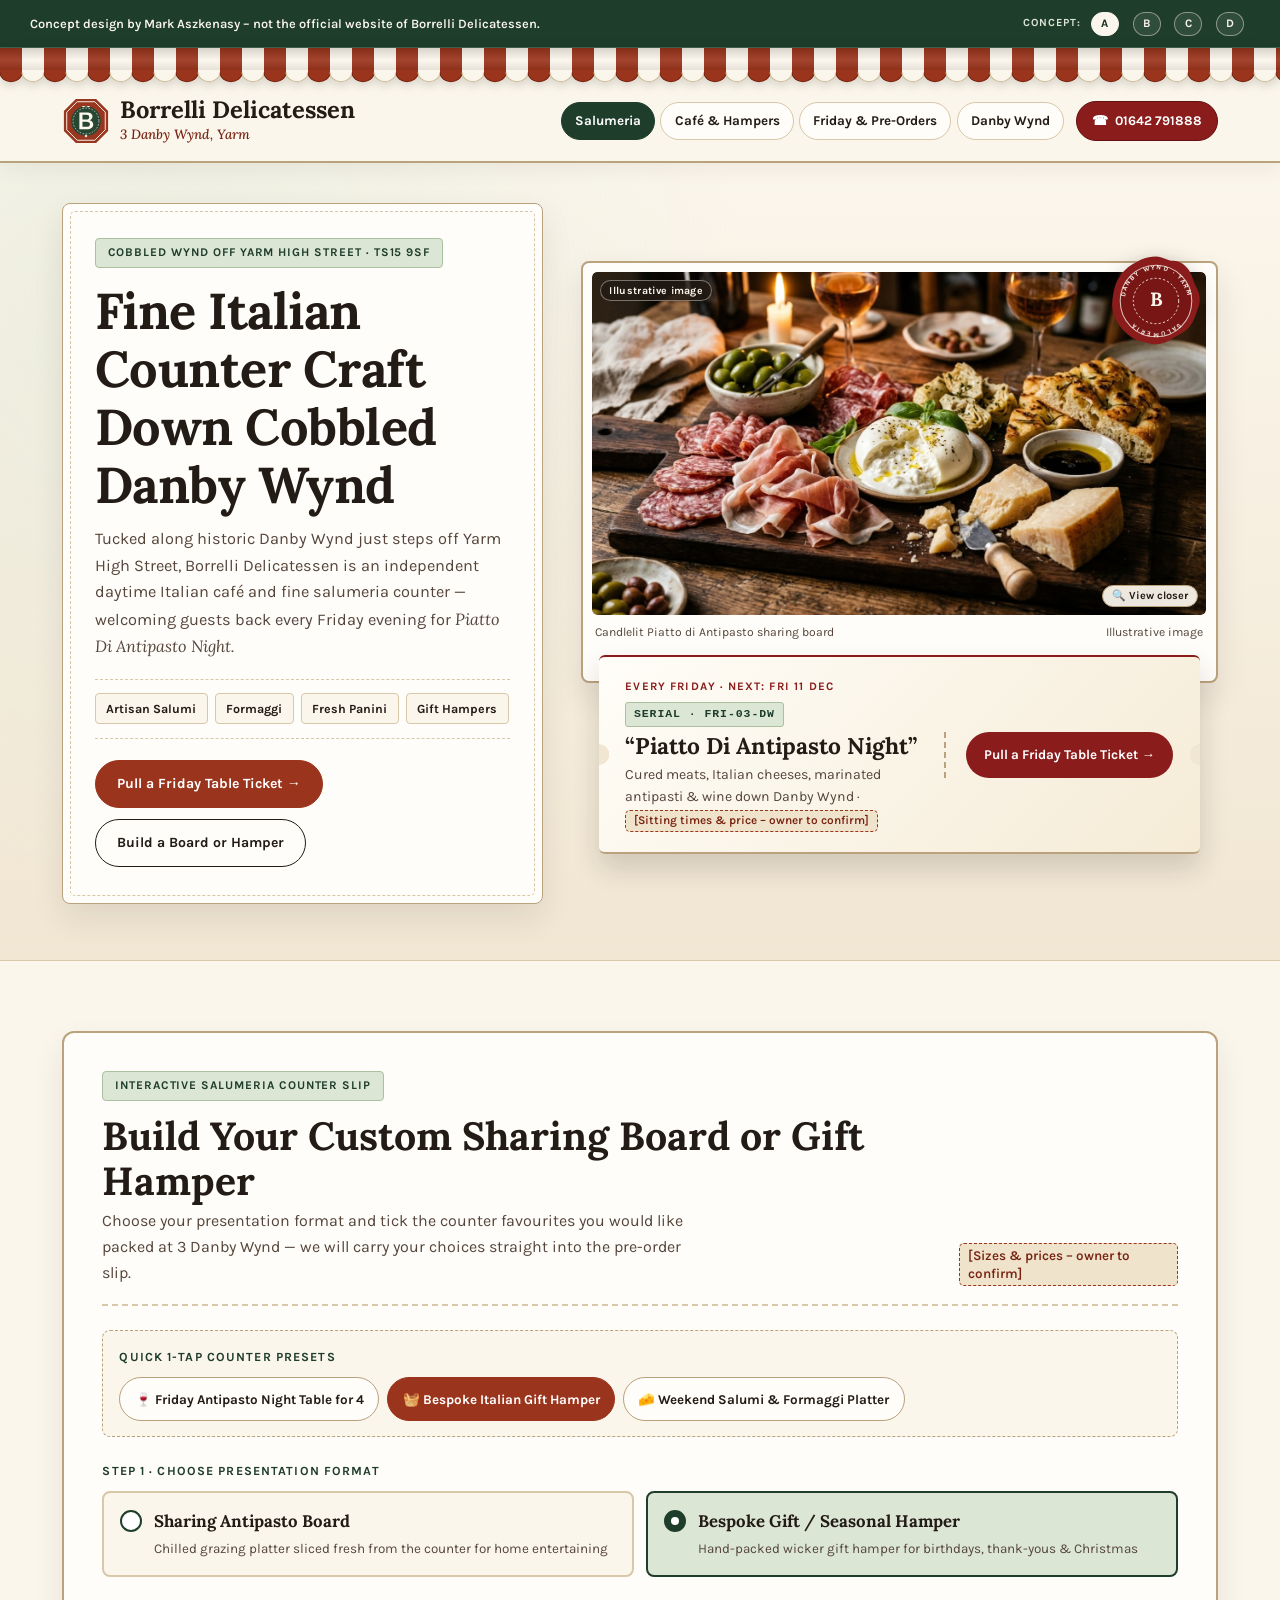
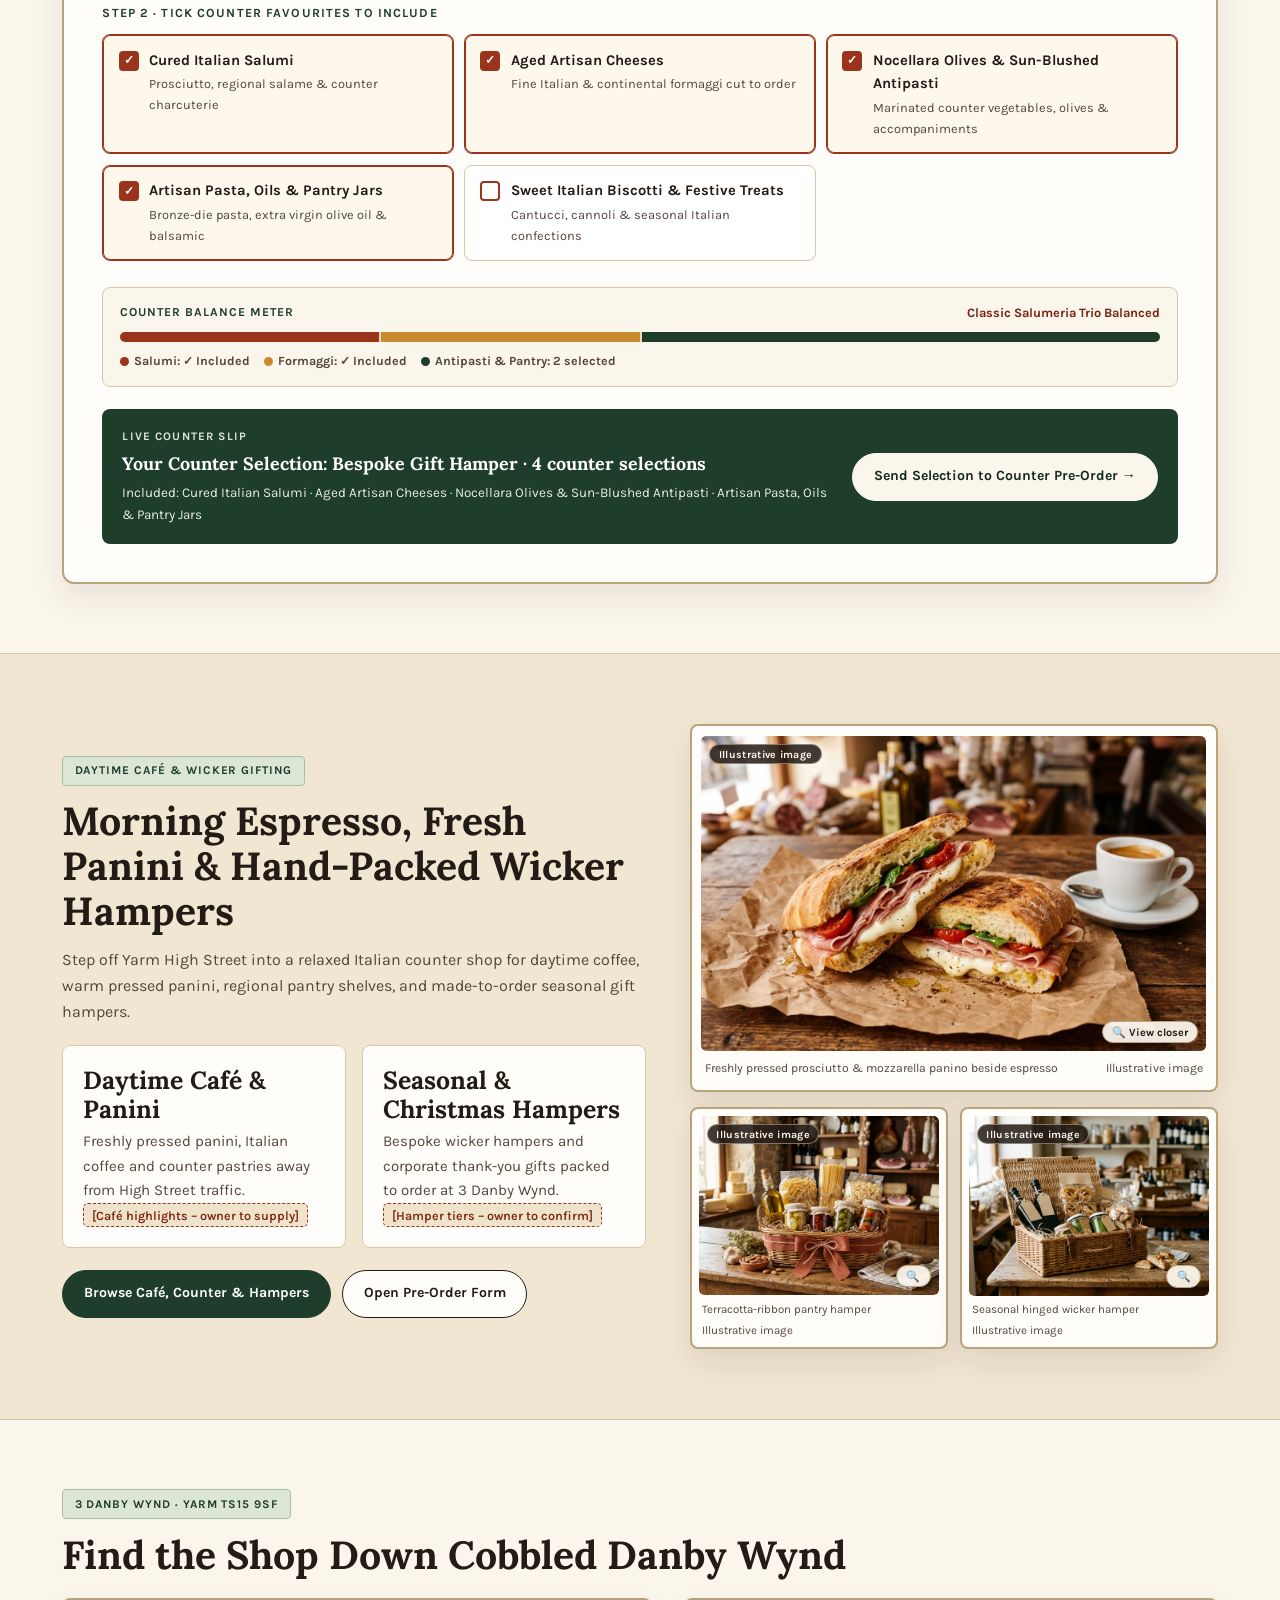
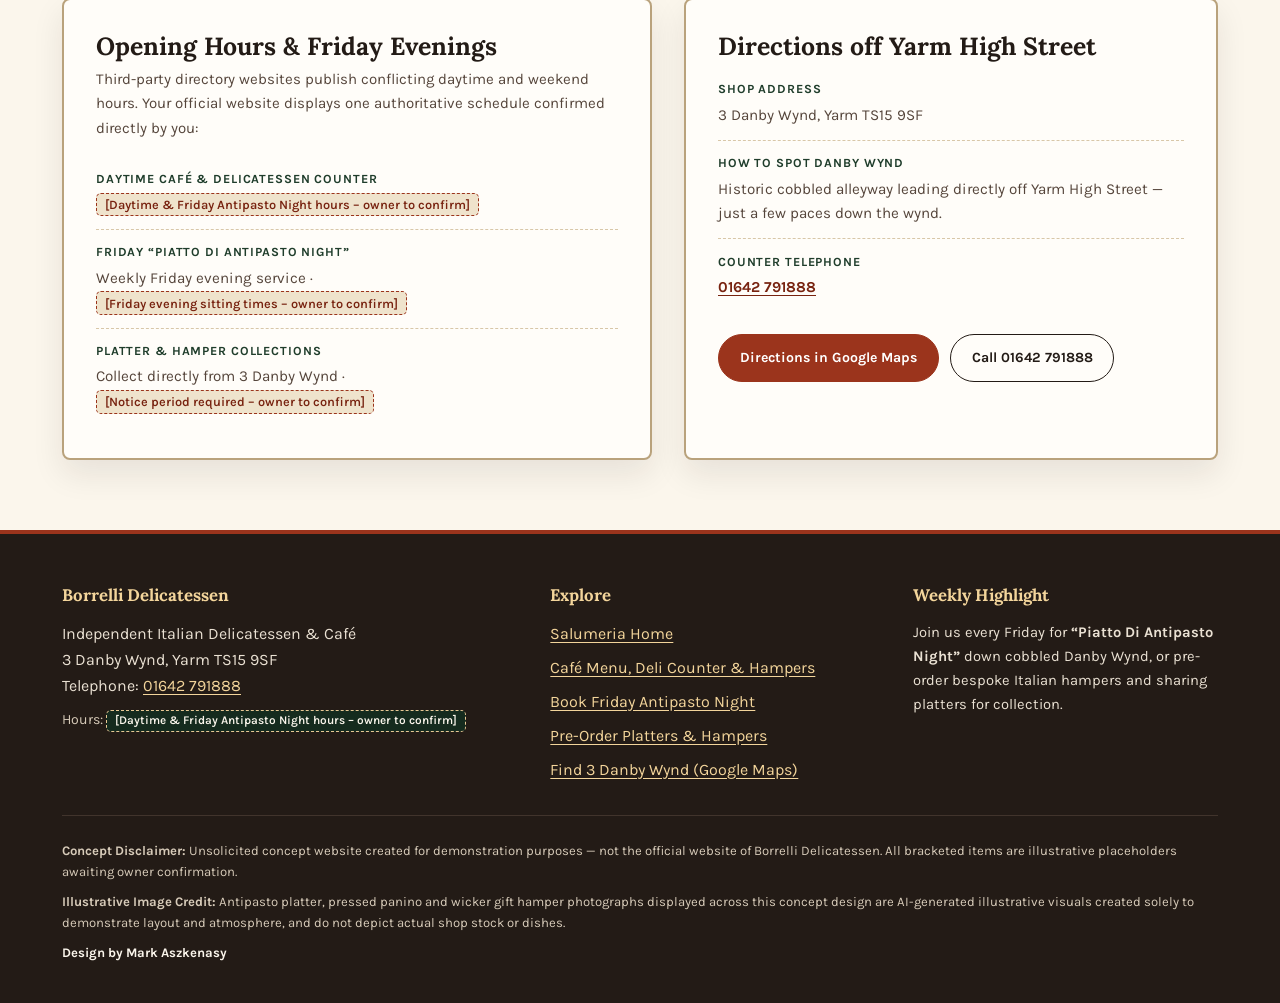
<file: index.html>
<!DOCTYPE html>
<html lang="en-GB">
<head>
  <meta charset="utf-8">
  <meta name="viewport" content="width=device-width, initial-scale=1">
  <meta name="robots" content="noindex, nofollow">
  <meta name="theme-color" content="#1F3D2B">
  <title>Borrelli Delicatessen | 3 Danby Wynd, Yarm (Concept Demo)</title>
  <meta name="description" content="Concept website for Borrelli Delicatessen — independent Italian delicatessen, café, custom sharing platters, gift hampers and Friday Piatto Di Antipasto Night at 3 Danby Wynd, Yarm.">
  <link rel="icon" type="image/svg+xml" href="favicon.svg">
  <link rel="stylesheet" href="css/styles.css">
</head>
<body>
  <a class="skip-link" href="#main-content">Skip to main content</a>

  <div class="concept-banner" role="region" aria-label="Concept website notice">
    <div class="concept-banner__inner">
      <p>Concept design by Mark Aszkenasy – not the official website of Borrelli Delicatessen.</p>
      <nav class="concept-switcher" aria-label="Switch concept version">
        <span class="concept-switcher__label">Concept:</span>
        <a class="concept-switcher__pill is-active" href="index.html" aria-current="page"><span>A</span></a>
        <a class="concept-switcher__pill" href="b/index.html"><span>B</span></a>
        <a class="concept-switcher__pill" href="c/index.html"><span>C</span></a>
        <a class="concept-switcher__pill" href="d/index.html"><span>D</span></a>
      </nav>
    </div>
  </div>

  <header class="shopfront-header">
    <!-- Authentic Striped & Scalloped Italian Shopfront Canopy Awning -->
    <div class="shopfront-awning" aria-hidden="true">
      <div class="shopfront-awning__slope"></div>
      <div class="shopfront-awning__valance"></div>
    </div>

    <div class="container shopfront-fascia">
      <a class="shop-brand" href="index.html">
        <img class="shop-brand__seal" src="images/logo-mark.svg" width="76" height="76" alt="Borrelli Delicatessen octagonal stamp">
        <span class="shop-brand__copy">
          <span class="shop-brand__title">Borrelli Delicatessen</span>
          <span class="shop-brand__wynd">3 Danby Wynd, Yarm</span>
        </span>
      </a>

      <button class="nav-toggle" type="button" data-nav-toggle aria-expanded="false" aria-controls="primary-nav">
        <span class="nav-toggle__icon" aria-hidden="true">
          <span></span><span></span><span></span>
        </span>
        <span>Menu</span>
      </button>

      <nav class="site-nav" id="primary-nav" data-site-nav aria-label="Primary navigation">
        <ul class="site-nav__list">
          <li><a class="site-nav__link" href="index.html" aria-current="page">Salumeria</a></li>
          <li><a class="site-nav__link" href="menu-deli.html">Café &amp; Hampers</a></li>
          <li><a class="site-nav__link" href="orders-bookings.html">Friday &amp; Pre-Orders</a></li>
          <li><a class="site-nav__link" href="#danby-wynd">Danby Wynd</a></li>
        </ul>
        <a class="call-badge" href="tel:01642791888" aria-label="Call Borrelli Delicatessen on 01642 791888">
          <span aria-hidden="true">☎</span> 01642 791888
        </a>
      </nav>
    </div>
  </header>

  <main id="main-content">
    <!-- Hero: Asymmetric 3-Layer Artisanal Collage + Perforated Friday Counter Ticket -->
    <section class="salumeria-collage-hero" aria-labelledby="hero-heading">
      <div class="container collage-grid">
        <!-- LEFT (~46%): Butcher-Paper Typographic Poster -->
        <div class="butcher-poster">
          <span class="wynd-stamp">Cobbled Wynd off Yarm High Street · TS15&nbsp;9SF</span>
          <h1 id="hero-heading">Fine Italian Counter Craft Down Cobbled Danby Wynd</h1>
          <p class="butcher-poster__lead">
            Tucked along historic Danby Wynd just steps off Yarm High Street, Borrelli Delicatessen is an independent daytime Italian café and fine salumeria counter — welcoming guests back every Friday evening for <span class="serif-italic">Piatto Di Antipasto Night</span>.
          </p>

          <ul class="specialty-tags" aria-label="Delicatessen counter specialties">
            <li>Artisan Salumi</li>
            <li>Formaggi</li>
            <li>Fresh Panini</li>
            <li>Gift Hampers</li>
          </ul>

          <div class="btn-row">
            <a class="btn btn--terracotta" href="orders-bookings.html#antipasto-booking">Pull a Friday Table Ticket →</a>
            <a class="btn btn--cream-outline" href="#counter-customiser">Build a Board or Hamper</a>
          </div>
        </div>

        <!-- CENTER/RIGHT (~54%): Framed Antipasto Board + SVG Red Wax Seal + Perforated Ticket -->
        <div class="tactile-stage">
          <div class="salumeria-board-wrap">
            <!-- Inline SVG Crimson Red Wax Seal -->
            <svg class="wax-seal-badge" viewBox="0 0 110 110" role="img" aria-label="Danby Wynd Salumeria wax seal">
              <defs>
                <path id="waxTextArcTop" d="M 19,55 A 36,36 0 1,1 91,55" />
                <path id="waxTextArcBot" d="M 91,55 A 36,36 0 1,1 19,55" />
              </defs>
              <!-- Organic scalloped wax outer rim -->
              <path d="M55,4 C63,4 68,9 75,9 C82,9 89,14 93,20 C97,26 98,34 102,41 C106,48 106,56 103,64 C100,72 98,80 92,86 C86,92 79,95 72,99 C65,103 57,106 49,104 C41,102 33,101 26,96 C19,91 14,85 10,78 C6,71 4,63 5,55 C6,47 7,38 11,31 C15,24 21,17 28,13 C35,9 43,4 55,4 Z" fill="#8A1C1C"/>
              <circle cx="55" cy="55" r="41" fill="#781515" stroke="#FBF6EC" stroke-width="1.2" stroke-opacity="0.75"/>
              <circle cx="55" cy="55" r="26" fill="none" stroke="#FBF6EC" stroke-width="1" stroke-dasharray="2.5 2.5"/>
              <text fill="#FBF6EC" font-family="Karla, sans-serif" font-size="7.6" font-weight="700" letter-spacing="1.7">
                <textPath href="#waxTextArcTop" startOffset="50%" text-anchor="middle">DANBY WYND · YARM</textPath>
              </text>
              <text fill="#FBF6EC" font-family="Karla, sans-serif" font-size="7.5" font-weight="700" letter-spacing="1.9">
                <textPath href="#waxTextArcBot" startOffset="50%" text-anchor="middle">SALUMERIA</textPath>
              </text>
              <text x="55" y="61" text-anchor="middle" fill="#FBF6EC" font-family="Lora, Georgia, serif" font-size="22" font-weight="700">B</text>
            </svg>

            <figure class="salumeria-frame">
              <button
                class="salumeria-media-trigger"
                type="button"
                data-lightbox-src="images/hero.jpg"
                data-lightbox-alt="Generous Italian Piatto di Antipasto sharing platter with cured salumi, artisanal cheeses, olives and rustic bread"
                data-lightbox-title="Candlelit “Piatto Di Antipasto” Sharing Board"
                data-lightbox-caption="Sliced-to-order prosciutto and regional salame alongside creamy burrata, aged Parmigiano, Nocellara olives and rosemary focaccia down cobbled Danby Wynd."
                data-lightbox-cta-href="orders-bookings.html#antipasto-booking"
                data-lightbox-cta-label="Pull a Friday Table Ticket →"
                aria-label="Enlarge illustrative photo of Candlelit Piatto di Antipasto sharing board"
              >
                <img
                  src="images/hero.jpg"
                  width="1440"
                  height="803"
                  alt="Generous Italian Piatto di Antipasto sharing platter with cured salumi, artisanal cheeses, olives and rustic bread"
                >
                <span class="illus-corner-badge">Illustrative image</span>
                <span class="zoom-corner-pill" aria-hidden="true">🔍 View closer</span>
              </button>
              <figcaption>
                <span>Candlelit Piatto di Antipasto sharing board</span>
                <span>Illustrative image</span>
              </figcaption>
            </figure>
          </div>

          <!-- Overlapping Perforated Paper Counter Ticket -->
          <div class="perforated-ticket" role="region" aria-label="Weekly Friday Piatto Di Antipasto Night counter ticket">
            <div>
              <div class="perforated-ticket__top">
                <span class="perforated-ticket__kicker">Every Friday Evening</span>
                <span class="perforated-ticket__serial">SERIAL · FRI-03-DW</span>
              </div>
              <h2 class="perforated-ticket__title">“Piatto Di Antipasto Night”</h2>
              <p class="perforated-ticket__desc">
                Cured meats, Italian cheeses, marinated antipasti &amp; wine down Danby Wynd · <span class="ph">[Sitting times &amp; price – owner to confirm]</span>
              </p>
            </div>

            <div class="perforated-ticket__stub">
              <a class="ticket-cta" href="orders-bookings.html#antipasto-booking">Pull a Friday Table Ticket →</a>
            </div>
          </div>
        </div>
      </div>
    </section>

    <!-- Signature Interactive Centrepiece: Platter & Hamper Counter Selector -->
    <section class="section" id="counter-customiser" aria-labelledby="customiser-heading">
      <div class="container">
        <div class="counter-builder" data-counter-builder>
          <div class="counter-builder__header">
            <div>
              <span class="wynd-stamp">Interactive Salumeria Counter Slip</span>
              <h2 id="customiser-heading" style="margin-bottom: 0.25rem;">Build Your Custom Sharing Board or Gift Hamper</h2>
              <p style="margin: 0; color: var(--walnut-muted); max-width: 60ch;">
                Choose your presentation format and tick the counter favourites you would like packed at 3 Danby Wynd — we will carry your choices straight into the pre-order slip.
              </p>
            </div>
            <span class="ph">[Sizes &amp; prices – owner to confirm]</span>
          </div>

          <!-- Quick 1-Tap Counter Presets -->
          <div class="counter-presets-box">
            <span class="counter-step-label">Quick 1-Tap Counter Presets</span>
            <div class="preset-pills-row" role="group" aria-label="One-tap counter presets">
              <button class="preset-pill" type="button" data-counter-preset="friday4">
                🍷 Friday Antipasto Night Table for 4
              </button>
              <button class="preset-pill is-active" type="button" data-counter-preset="hamper">
                🧺 Bespoke Italian Gift Hamper
              </button>
              <button class="preset-pill" type="button" data-counter-preset="platter">
                🧀 Weekend Salumi &amp; Formaggi Platter
              </button>
            </div>
          </div>

          <!-- Step 1: Presentation Format -->
          <div>
            <span class="counter-step-label">Step 1 · Choose Presentation Format</span>
            <div class="builder-formats">
              <div class="builder-choice">
                <input
                  type="radio"
                  id="home-fmt-board"
                  name="home_counter_format"
                  value="Sharing Antipasto Board"
                  data-builder-format
                >
                <label for="home-fmt-board">
                  <span class="builder-choice__indicator" aria-hidden="true"></span>
                  <span>
                    <span class="builder-choice__title">Sharing Antipasto Board</span>
                    <span class="builder-choice__sub">Chilled grazing platter sliced fresh from the counter for home entertaining</span>
                  </span>
                </label>
              </div>

              <div class="builder-choice">
                <input
                  type="radio"
                  id="home-fmt-hamper"
                  name="home_counter_format"
                  value="Bespoke Gift Hamper"
                  data-builder-format
                  checked
                >
                <label for="home-fmt-hamper">
                  <span class="builder-choice__indicator" aria-hidden="true"></span>
                  <span>
                    <span class="builder-choice__title">Bespoke Gift / Seasonal Hamper</span>
                    <span class="builder-choice__sub">Hand-packed wicker gift hamper for birthdays, thank-yous &amp; Christmas</span>
                  </span>
                </label>
              </div>
            </div>
          </div>

          <!-- Step 2: Tick Counter Favourites -->
          <div>
            <span class="counter-step-label">Step 2 · Tick Counter Favourites to Include</span>
            <div class="builder-items-grid">
              <div class="builder-tick">
                <input
                  type="checkbox"
                  id="home-item-salumi"
                  value="Cured Italian Salumi"
                  data-builder-item
                  data-category="salumi"
                  checked
                >
                <label for="home-item-salumi">
                  <span class="builder-tick__box" aria-hidden="true"></span>
                  <span>
                    <span class="builder-tick__name">Cured Italian Salumi</span>
                    <span class="builder-tick__note">Prosciutto, regional salame &amp; counter charcuterie</span>
                  </span>
                </label>
              </div>

              <div class="builder-tick">
                <input
                  type="checkbox"
                  id="home-item-cheese"
                  value="Aged Artisan Cheeses"
                  data-builder-item
                  data-category="formaggi"
                  checked
                >
                <label for="home-item-cheese">
                  <span class="builder-tick__box" aria-hidden="true"></span>
                  <span>
                    <span class="builder-tick__name">Aged Artisan Cheeses</span>
                    <span class="builder-tick__note">Fine Italian &amp; continental formaggi cut to order</span>
                  </span>
                </label>
              </div>

              <div class="builder-tick">
                <input
                  type="checkbox"
                  id="home-item-olives"
                  value="Nocellara Olives &amp; Sun-Blushed Antipasti"
                  data-builder-item
                  data-category="antipasti"
                  checked
                >
                <label for="home-item-olives">
                  <span class="builder-tick__box" aria-hidden="true"></span>
                  <span>
                    <span class="builder-tick__name">Nocellara Olives &amp; Sun-Blushed Antipasti</span>
                    <span class="builder-tick__note">Marinated counter vegetables, olives &amp; accompaniments</span>
                  </span>
                </label>
              </div>

              <div class="builder-tick">
                <input
                  type="checkbox"
                  id="home-item-pantry"
                  value="Artisan Pasta, Oils &amp; Pantry Jars"
                  data-builder-item
                  data-category="antipasti"
                  checked
                >
                <label for="home-item-pantry">
                  <span class="builder-tick__box" aria-hidden="true"></span>
                  <span>
                    <span class="builder-tick__name">Artisan Pasta, Oils &amp; Pantry Jars</span>
                    <span class="builder-tick__note">Bronze-die pasta, extra virgin olive oil &amp; balsamic</span>
                  </span>
                </label>
              </div>

              <div class="builder-tick">
                <input
                  type="checkbox"
                  id="home-item-sweet"
                  value="Sweet Italian Biscotti &amp; Festive Treats"
                  data-builder-item
                  data-category="antipasti"
                >
                <label for="home-item-sweet">
                  <span class="builder-tick__box" aria-hidden="true"></span>
                  <span>
                    <span class="builder-tick__name">Sweet Italian Biscotti &amp; Festive Treats</span>
                    <span class="builder-tick__note">Cantucci, cannoli &amp; seasonal Italian confections</span>
                  </span>
                </label>
              </div>
            </div>
          </div>

          <!-- Live Counter Balance Meter -->
          <div class="balance-meter" data-balance-meter aria-label="Counter balance meter">
            <div class="balance-meter__head">
              <span class="balance-meter__title">Counter Balance Meter</span>
              <span class="balance-meter__verdict" data-balance-verdict>Classic Salumeria Trio Balanced</span>
            </div>
            <div class="balance-meter__track" aria-hidden="true">
              <div class="balance-meter__seg balance-meter__seg--salumi" data-seg-salumi style="width: 25%"></div>
              <div class="balance-meter__seg balance-meter__seg--formaggi" data-seg-formaggi style="width: 25%"></div>
              <div class="balance-meter__seg balance-meter__seg--antipasti" data-seg-antipasti style="width: 50%"></div>
            </div>
            <div class="balance-meter__legend">
              <span class="balance-pill" data-pill-salumi><span class="balance-pill__dot balance-pill__dot--salumi"></span> Salumi: ✓ Included</span>
              <span class="balance-pill" data-pill-formaggi><span class="balance-pill__dot balance-pill__dot--formaggi"></span> Formaggi: ✓ Included</span>
              <span class="balance-pill" data-pill-antipasti><span class="balance-pill__dot balance-pill__dot--antipasti"></span> Antipasti &amp; Pantry: 2 selected</span>
            </div>
          </div>

          <!-- Live Summary & Pre-Order Trigger -->
          <div class="builder-summary-bar basil-surface" role="status" aria-live="polite">
            <div>
              <p class="builder-summary-bar__eyebrow">Live Counter Slip</p>
              <p class="builder-summary-bar__status" data-builder-status>
                Your Counter Selection: Bespoke Gift Hamper · 4 counter selections
              </p>
              <p class="builder-summary-bar__items" data-builder-items-preview>
                Included: Cured Italian Salumi · Aged Artisan Cheeses · Nocellara Olives &amp; Sun-Blushed Antipasti · Artisan Pasta, Oils &amp; Pantry Jars
              </p>
            </div>

            <a class="btn btn--on-basil" href="orders-bookings.html?preorder=1#hamper-preorder" data-send-preorder>
              Send Selection to Counter Pre-Order →
            </a>
          </div>
        </div>
      </div>
    </section>

    <!-- Daytime Café, Wicker Hampers & Salumeria Craft -->
    <section class="section section--kraft" aria-labelledby="deli-hampers-heading">
      <div class="container two-col-showcase">
        <div>
          <span class="wynd-stamp">Daytime Café &amp; Wicker Gifting</span>
          <h2 id="deli-hampers-heading">Morning Espresso, Fresh Panini &amp; Hand-Packed Wicker Hampers</h2>
          <p style="color: var(--walnut-muted); margin-top: 0;">
            Step off Yarm High Street into a relaxed Italian counter shop for daytime coffee, warm pressed panini, regional pantry shelves, and made-to-order seasonal gift hampers.
          </p>

          <div class="counter-pillars">
            <article class="deli-card">
              <h3>Daytime Café &amp; Panini</h3>
              <p>
                Freshly pressed panini, Italian coffee and counter pastries away from High Street traffic.
                <span class="ph">[Café highlights – owner to supply]</span>
              </p>
            </article>

            <article class="deli-card">
              <h3>Seasonal &amp; Christmas Hampers</h3>
              <p>
                Bespoke wicker hampers and corporate thank-you gifts packed to order at 3 Danby Wynd.
                <span class="ph">[Hamper tiers – owner to confirm]</span>
              </p>
            </article>
          </div>

          <div class="btn-row">
            <a class="btn btn--basil" href="menu-deli.html">Browse Café, Counter &amp; Hampers</a>
            <a class="btn btn--cream-outline" href="orders-bookings.html#hamper-preorder">Open Pre-Order Form</a>
          </div>
        </div>

        <div class="salumeria-mosaic" aria-label="Borrelli café and gift hamper showcase">
          <figure class="salumeria-frame salumeria-frame--panino">
            <button
              class="salumeria-media-trigger"
              type="button"
              data-lightbox-src="images/detail-2.jpg"
              data-lightbox-alt="Freshly pressed prosciutto, melted mozzarella, roasted tomato and basil ciabatta panino on butcher paper beside an Italian espresso"
              data-lightbox-title="Daytime Café · Pressed Ciabatta Panino &amp; Espresso"
              data-lightbox-caption="Warm ciabatta panini filled from the salumeria counter with cured prosciutto, melted mozzarella, sweet tomatoes and fresh basil, served alongside rich Italian espresso."
              data-lightbox-cta-href="menu-deli.html#panel-cafe"
              data-lightbox-cta-label="Explore Café Menu →"
              aria-label="Enlarge illustrative photo of freshly pressed panino and espresso"
            >
              <img
                src="images/detail-2.jpg"
                width="1200"
                height="896"
                alt="Freshly pressed prosciutto, melted mozzarella, roasted tomato and basil ciabatta panino on butcher paper beside an Italian espresso"
              >
              <span class="illus-corner-badge">Illustrative image</span>
              <span class="zoom-corner-pill" aria-hidden="true">🔍 View closer</span>
            </button>
            <figcaption>
              <span>Freshly pressed prosciutto &amp; mozzarella panino beside espresso</span>
              <span>Illustrative image</span>
            </figcaption>
          </figure>

          <div class="salumeria-mosaic__pair">
            <figure class="salumeria-frame salumeria-frame--hamper">
              <button
                class="salumeria-media-trigger"
                type="button"
                data-lightbox-src="images/detail-1.jpg"
                data-lightbox-alt="Artisanal wicker Italian gift hamper tied with a terracotta ribbon, filled with extra virgin olive oil, bronze-die pasta and marinated antipasti jars"
                data-lightbox-title="Terracotta-Ribbon Bespoke Gift Hamper"
                data-lightbox-caption="Hand-packed wicker basket tied with terracotta ribbon and filled with golden extra-virgin olive oil, bronze-die pastas and marinated antipasti jars at 3 Danby Wynd."
                data-lightbox-cta-href="orders-bookings.html#hamper-preorder"
                data-lightbox-cta-label="Pre-Order a Gift Hamper →"
                aria-label="Enlarge illustrative photo of terracotta-ribbon Italian gift hamper"
              >
                <img
                  src="images/detail-1.jpg"
                  width="1200"
                  height="896"
                  alt="Artisanal wicker Italian gift hamper tied with a terracotta ribbon, filled with extra virgin olive oil, bronze-die pasta and marinated antipasti jars"
                >
                <span class="illus-corner-badge">Illustrative image</span>
                <span class="zoom-corner-pill" aria-hidden="true">🔍</span>
              </button>
              <figcaption>
                <span>Terracotta-ribbon pantry hamper</span>
                <span>Illustrative image</span>
              </figcaption>
            </figure>

            <figure class="salumeria-frame salumeria-frame--hamper">
              <button
                class="salumeria-media-trigger"
                type="button"
                data-lightbox-src="images/feature.jpg"
                data-lightbox-alt="Traditional hinged wicker gift hamper filled with Italian olive oil, artisan pasta, pesto jars and almond biscotti"
                data-lightbox-title="Hinged Wicker Seasonal &amp; Corporate Hamper"
                data-lightbox-caption="Traditional hinged wicker gift hamper packed to order with regional olive oils, tagliatelle nests, pesto jars and almond cantucci biscotti."
                data-lightbox-cta-href="orders-bookings.html#hamper-preorder"
                data-lightbox-cta-label="Pre-Order a Wicker Hamper →"
                aria-label="Enlarge illustrative photo of hinged wicker Italian hamper"
              >
                <img
                  src="images/feature.jpg"
                  width="1200"
                  height="896"
                  alt="Traditional hinged wicker gift hamper filled with Italian olive oil, artisan pasta, pesto jars and almond biscotti"
                >
                <span class="illus-corner-badge">Illustrative image</span>
                <span class="zoom-corner-pill" aria-hidden="true">🔍</span>
              </button>
              <figcaption>
                <span>Seasonal hinged wicker hamper</span>
                <span>Illustrative image</span>
              </figcaption>
            </figure>
          </div>
        </div>
      </div>
    </section>

    <!-- Find Us Down Danby Wynd & Verified Contact Details -->
    <section class="section" id="danby-wynd" aria-labelledby="find-heading">
      <div class="container">
        <span class="wynd-stamp">3 Danby Wynd · Yarm TS15 9SF</span>
        <h2 id="find-heading">Find the Shop Down Cobbled Danby Wynd</h2>

        <div class="wynd-visit-grid">
          <div class="deli-card deli-card--framed">
            <h3>Opening Hours &amp; Friday Evenings</h3>
            <p style="color: var(--walnut-muted); margin-top: 0; font-size: 0.94rem;">
              Third-party directory websites publish conflicting daytime and weekend hours. Your official website displays one authoritative schedule confirmed directly by you:
            </p>
            <dl class="info-dl">
              <div class="info-dl__row">
                <dt>Daytime Café &amp; Delicatessen Counter</dt>
                <dd><span class="ph">[Daytime &amp; Friday Antipasto Night hours – owner to confirm]</span></dd>
              </div>
              <div class="info-dl__row">
                <dt>Friday “Piatto Di Antipasto Night”</dt>
                <dd>Weekly Friday evening service · <span class="ph">[Friday evening sitting times – owner to confirm]</span></dd>
              </div>
              <div class="info-dl__row">
                <dt>Platter &amp; Hamper Collections</dt>
                <dd>Collect directly from 3 Danby Wynd · <span class="ph">[Notice period required – owner to confirm]</span></dd>
              </div>
            </dl>
          </div>

          <div class="deli-card deli-card--framed">
            <h3>Directions off Yarm High Street</h3>
            <dl class="info-dl" style="margin-top: 0.35rem;">
              <div class="info-dl__row">
                <dt>Shop Address</dt>
                <dd>3 Danby Wynd, Yarm TS15 9SF</dd>
              </div>
              <div class="info-dl__row">
                <dt>How to Spot Danby Wynd</dt>
                <dd>Historic cobbled alleyway leading directly off Yarm High Street — just a few paces down the wynd.</dd>
              </div>
              <div class="info-dl__row">
                <dt>Counter Telephone</dt>
                <dd><a href="tel:01642791888"><strong>01642 791888</strong></a></dd>
              </div>
            </dl>

            <div class="btn-row">
              <a
                class="btn btn--terracotta"
                href="https://www.google.com/maps/search/?api=1&amp;query=Borrelli+Delicatessen+3+Danby+Wynd+Yarm+TS15+9SF"
                target="_blank"
                rel="noopener noreferrer"
              >Directions in Google Maps</a>
              <a class="btn btn--cream-outline" href="tel:01642791888">Call 01642 791888</a>
            </div>
          </div>
        </div>
      </div>
    </section>
  </main>

  <footer class="site-footer">
    <div class="container">
      <div class="footer-grid">
        <div>
          <p class="footer-title">Borrelli Delicatessen</p>
          <p style="margin: 0 0 0.65rem; color: #EAE1D3;">
            Independent Italian Delicatessen &amp; Café<br>
            3 Danby Wynd, Yarm TS15 9SF<br>
            Telephone: <a href="tel:01642791888">01642 791888</a>
          </p>
          <p style="margin: 0; font-size: 0.88rem; color: #D7CBB9;">
            Hours: <span class="ph">[Daytime &amp; Friday Antipasto Night hours – owner to confirm]</span>
          </p>
        </div>

        <div>
          <p class="footer-title">Explore</p>
          <ul class="footer-links">
            <li><a href="index.html">Salumeria Home</a></li>
            <li><a href="menu-deli.html">Café Menu, Deli Counter &amp; Hampers</a></li>
            <li><a href="orders-bookings.html#antipasto-booking">Book Friday Antipasto Night</a></li>
            <li><a href="orders-bookings.html#hamper-preorder">Pre-Order Platters &amp; Hampers</a></li>
            <li><a href="https://www.google.com/maps/search/?api=1&amp;query=Borrelli+Delicatessen+3+Danby+Wynd+Yarm+TS15+9SF" target="_blank" rel="noopener noreferrer">Find 3 Danby Wynd (Google Maps)</a></li>
          </ul>
        </div>

        <div>
          <p class="footer-title">Weekly Highlight</p>
          <p style="margin: 0; font-size: 0.92rem; color: #EAE1D3;">
            Join us every Friday for <strong>“Piatto Di Antipasto Night”</strong> down cobbled Danby Wynd, or pre-order bespoke Italian hampers and sharing platters for collection.
          </p>
        </div>
      </div>

      <div class="footer-disclaimers">
        <p><strong>Concept Disclaimer:</strong> Unsolicited concept website created for demonstration purposes — not the official website of Borrelli Delicatessen. All bracketed items are illustrative placeholders awaiting owner confirmation.</p>
        <p><strong>Illustrative Image Credit:</strong> Antipasto platter, pressed panino and wicker gift hamper photographs displayed across this concept design are AI-generated illustrative visuals created solely to demonstrate layout and atmosphere, and do not depict actual shop stock or dishes.</p>
        <p class="footer-credit">Design by Mark Aszkenasy</p>
      </div>
    </div>
  </footer>

  <!-- Accessible Native Photo Lightbox -->
  <dialog class="borrelli-lightbox" id="borrelli-lightbox" aria-labelledby="lightbox-title">
    <div class="borrelli-lightbox__inner">
      <div class="borrelli-lightbox__top">
        <span class="borrelli-lightbox__tag">Illustrative image · 3 Danby Wynd</span>
        <button class="borrelli-lightbox__close" type="button" data-lightbox-close aria-label="Close photo preview">✕</button>
      </div>
      <div class="borrelli-lightbox__media">
        <img id="lightbox-img" src="images/hero.jpg" alt="">
      </div>
      <div class="borrelli-lightbox__body">
        <div class="borrelli-lightbox__copy">
          <h3 class="borrelli-lightbox__title" id="lightbox-title">Candlelit “Piatto Di Antipasto” Sharing Board</h3>
          <p class="borrelli-lightbox__caption" id="lightbox-caption"></p>
        </div>
        <a class="btn btn--terracotta" id="lightbox-cta" href="orders-bookings.html">Order or Book →</a>
      </div>
    </div>
  </dialog>

  <!-- Non-blocking Micro-Toast -->
  <div class="borrelli-toast" id="borrelli-toast" role="status" aria-live="polite" aria-atomic="true"></div>

  <!-- Sticky Mobile Action Bar with Form/Footer Auto-Clearance -->
  <nav class="mobile-action-bar" aria-label="Quick mobile actions">
    <a class="mobile-action-bar__btn" href="tel:01642791888">Call</a>
    <a class="mobile-action-bar__btn" href="menu-deli.html">Deli &amp; Menu</a>
    <a class="mobile-action-bar__btn mobile-action-bar__btn--primary" href="orders-bookings.html">Friday / Order</a>
  </nav>

  <script src="js/main.js"></script>
</body>
</html>
</file>
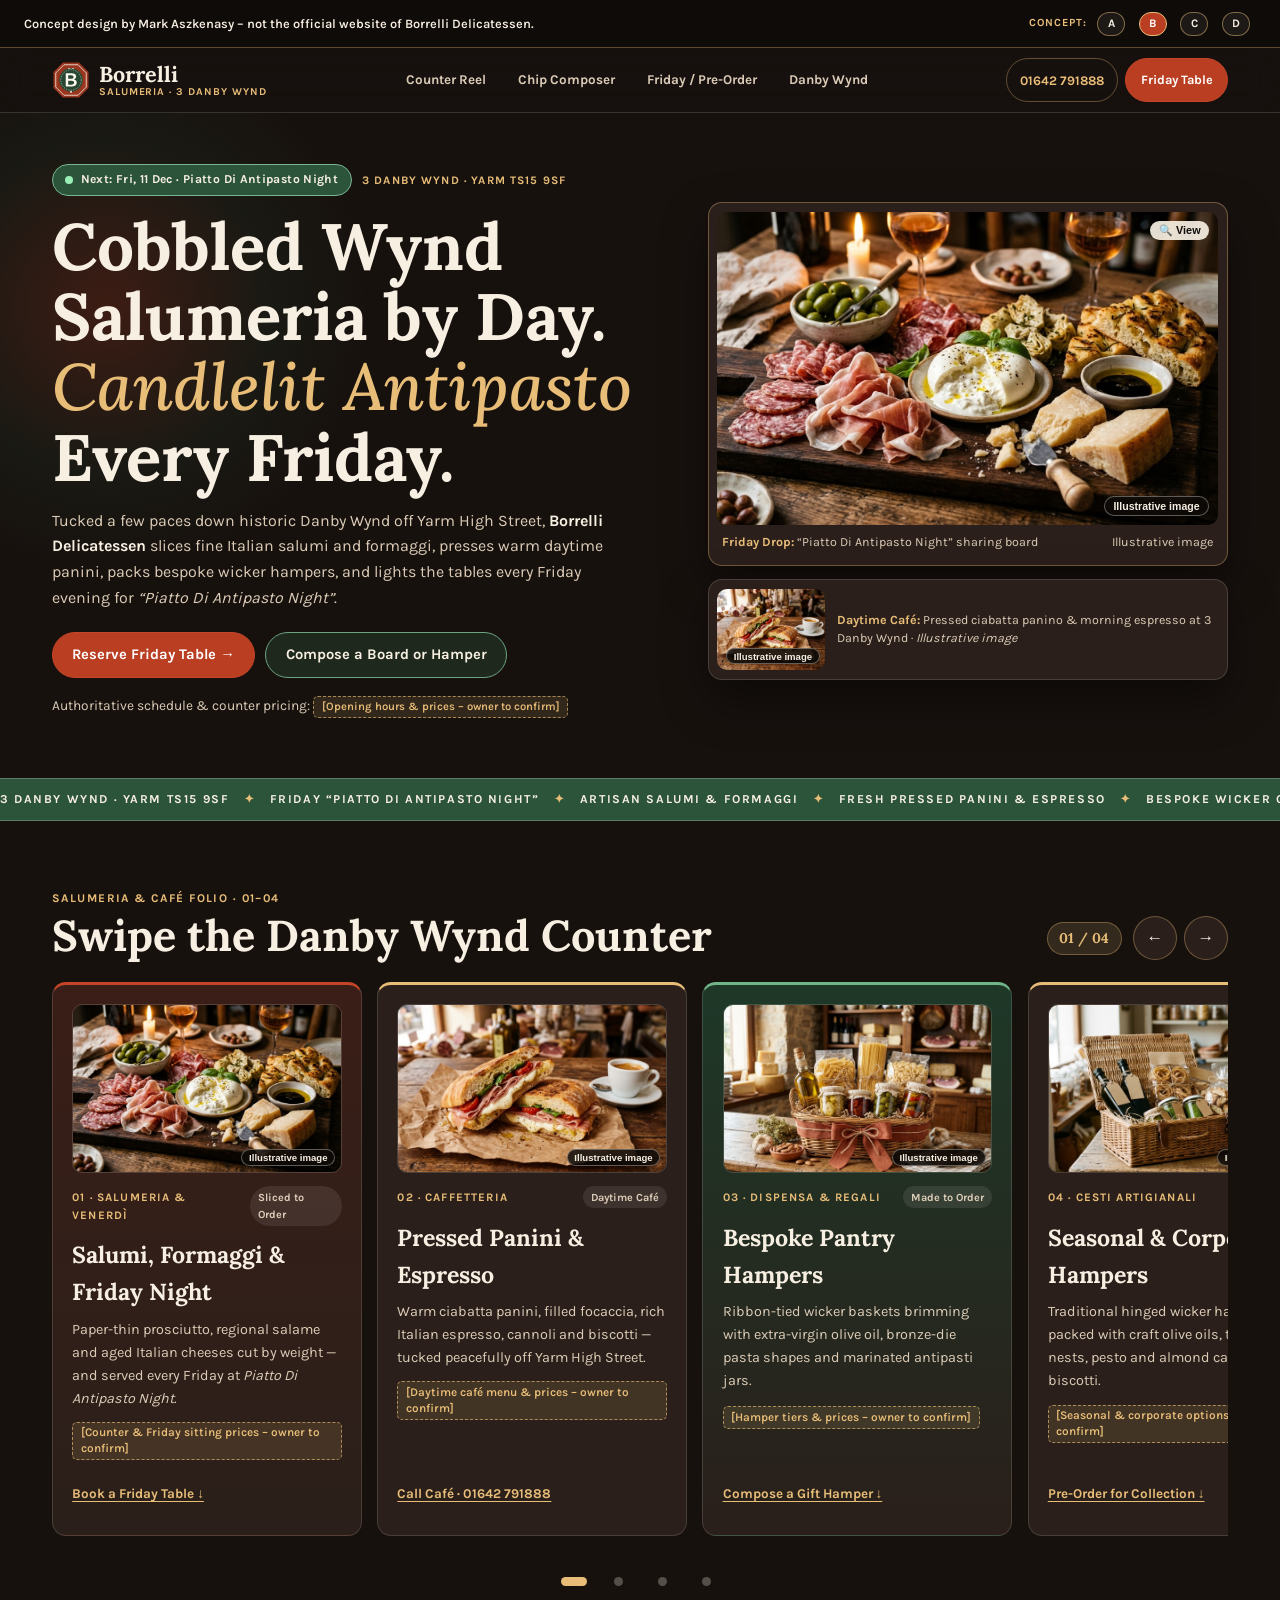
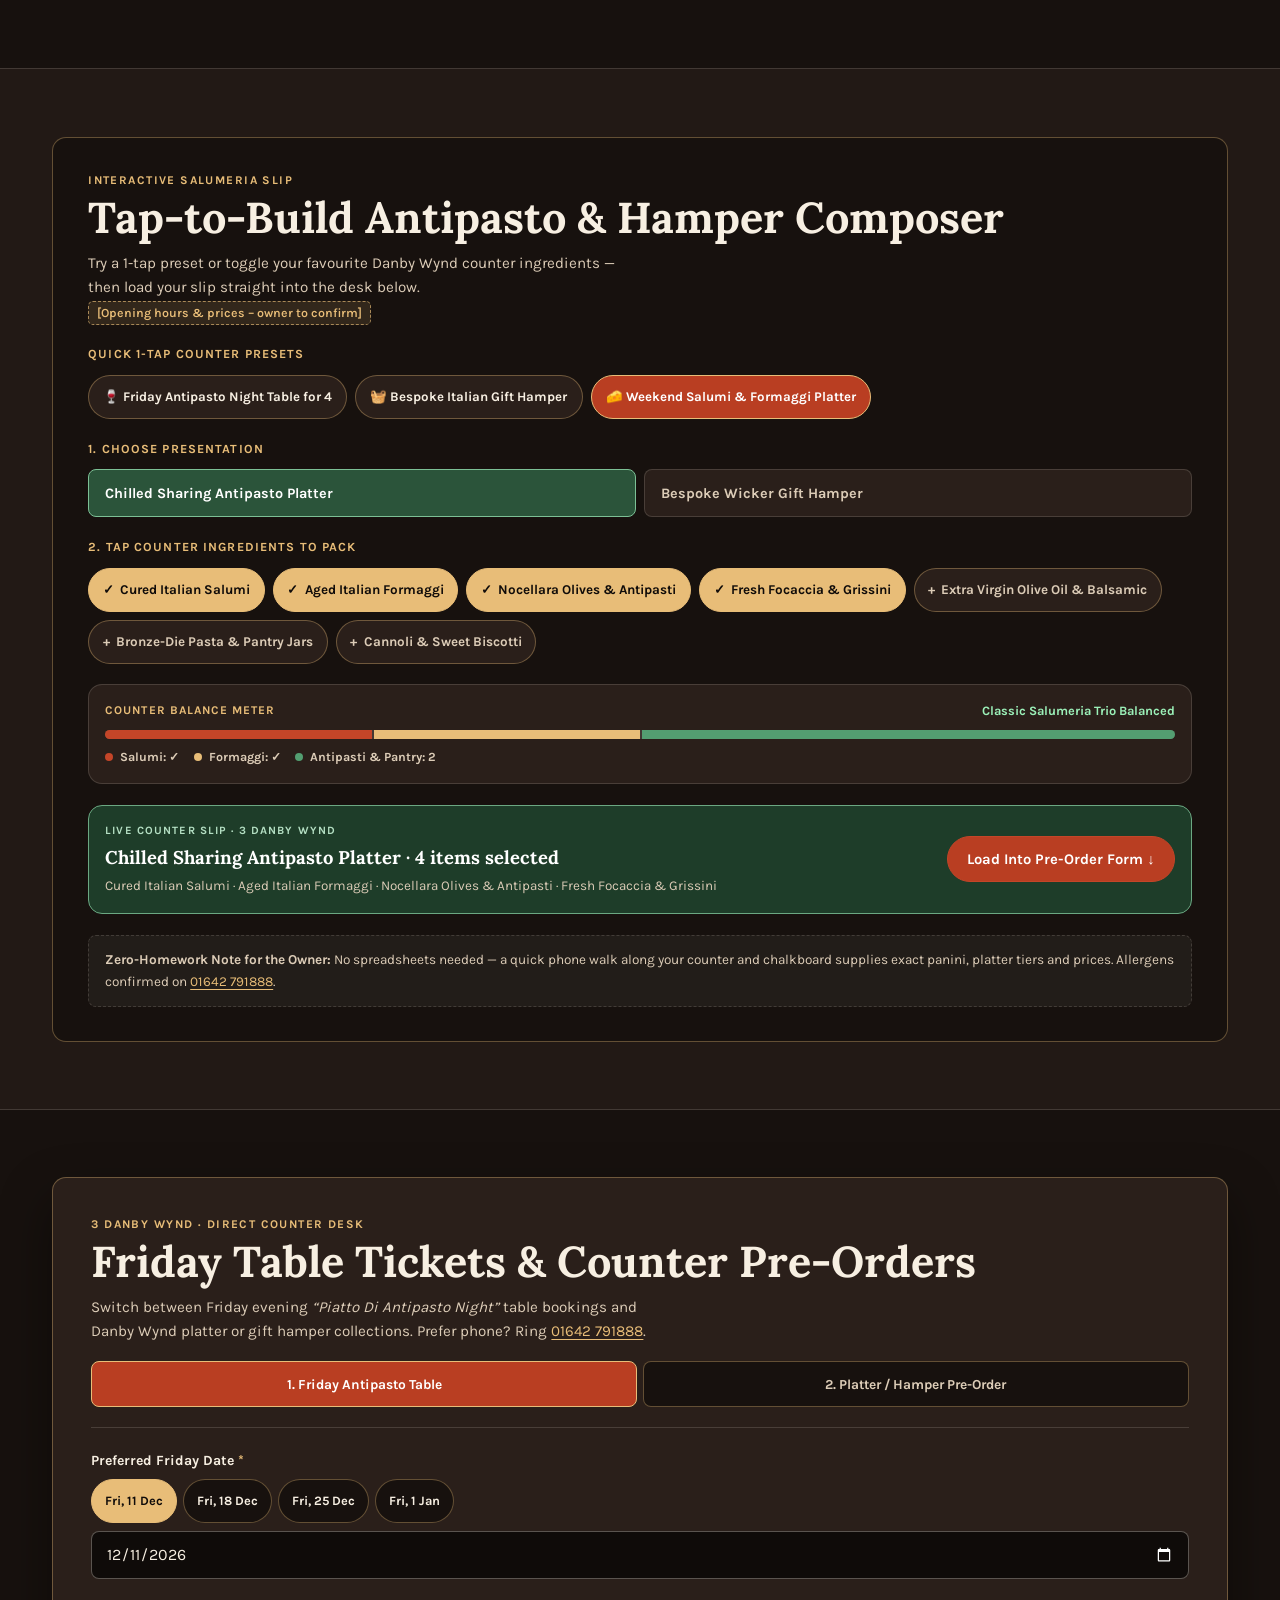
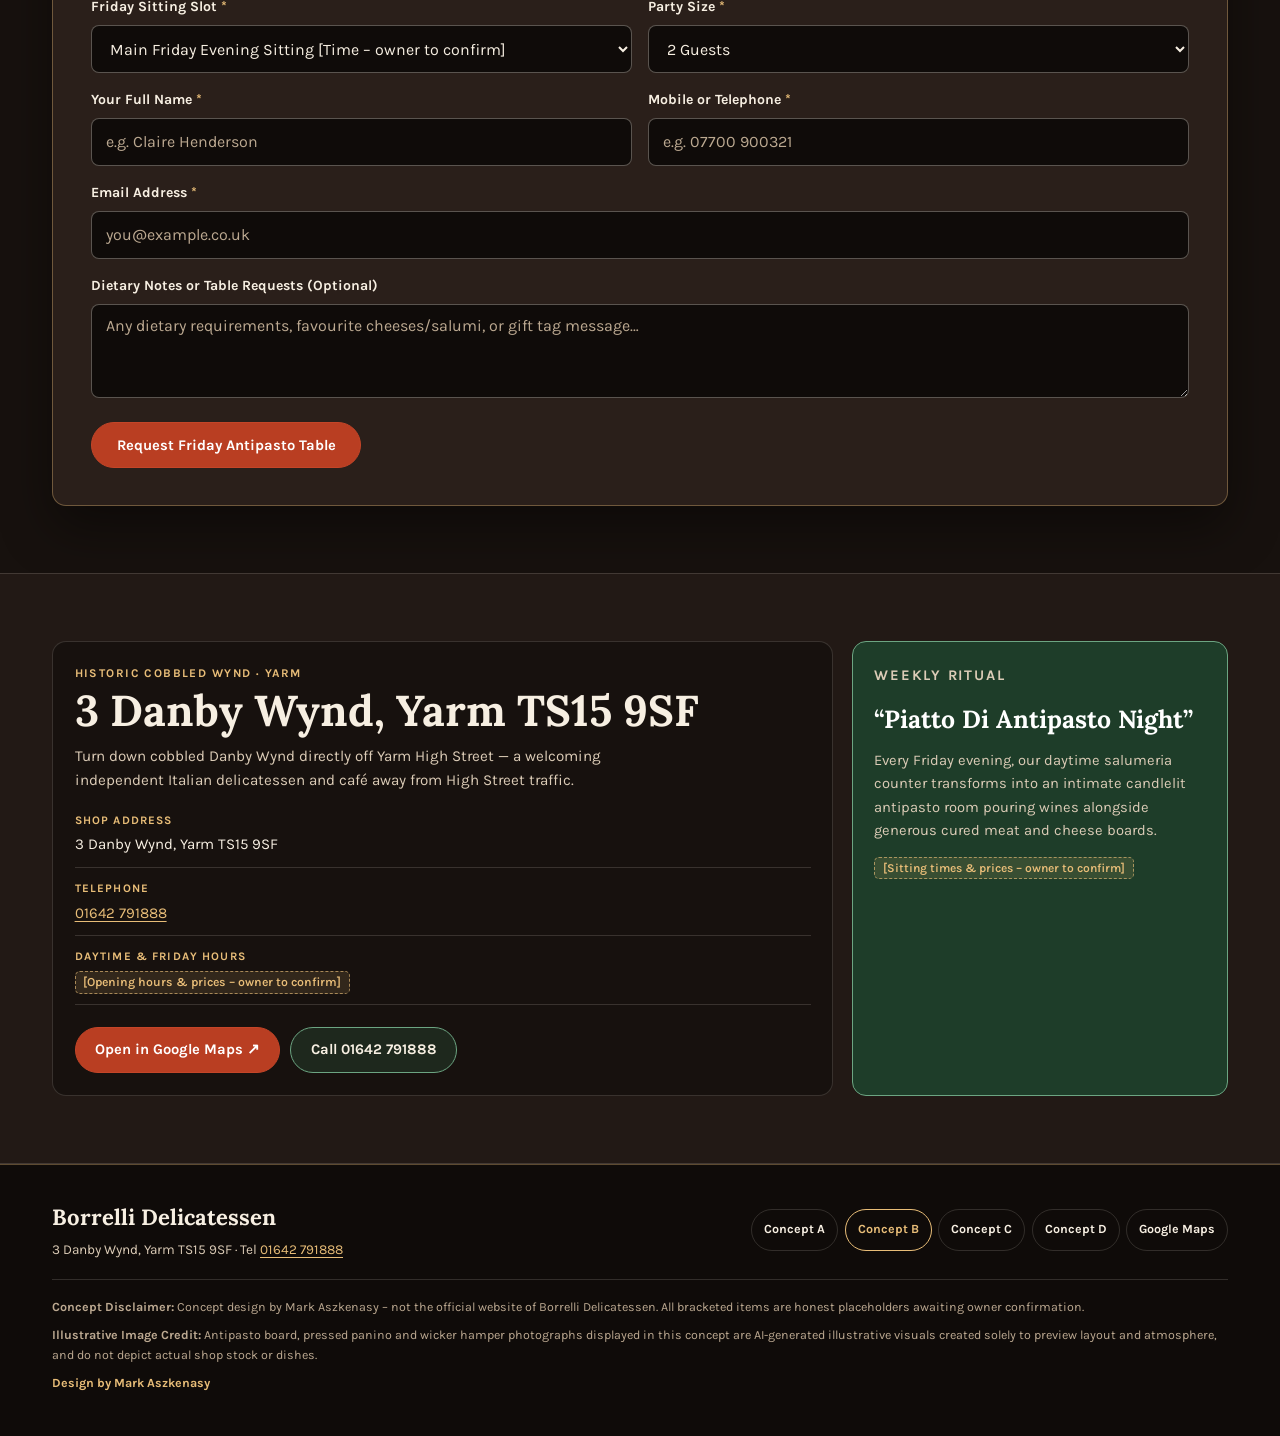
<file: b/index.html>
<!DOCTYPE html>
<html lang="en-GB">
<head>
  <meta charset="utf-8">
  <meta name="viewport" content="width=device-width, initial-scale=1">
  <meta name="robots" content="noindex, nofollow">
  <meta name="theme-color" content="#17110E">
  <title>Borrelli Delicatessen | Concept B — Candlelit Salumeria Zine (3 Danby Wynd, Yarm)</title>
  <meta name="description" content="Concept B for Borrelli Delicatessen at 3 Danby Wynd, Yarm — candlelit culinary zine showcasing artisan salumi, cheeses, fresh panini, bespoke hampers and weekly Friday Piatto Di Antipasto Night.">
  <link rel="icon" type="image/svg+xml" href="../favicon.svg">
  <link rel="stylesheet" href="css/styles.css">
</head>
<body>
  <a class="skip-link" href="#main-content">Skip to main content</a>

  <!-- Persistent Top Concept Banner + [A] [B] [C] Switcher -->
  <div class="concept-banner" role="region" aria-label="Concept website notice">
    <div class="concept-banner__inner">
      <p>Concept design by Mark Aszkenasy – not the official website of Borrelli Delicatessen.</p>
      <nav class="concept-switcher" aria-label="Switch concept version">
        <span class="concept-switcher__label">Concept:</span>
        <a class="concept-switcher__pill" href="../index.html"><span>A</span></a>
        <a class="concept-switcher__pill is-active" href="index.html" aria-current="page"><span>B</span></a>
        <a class="concept-switcher__pill" href="../c/index.html"><span>C</span></a>
        <a class="concept-switcher__pill" href="../d/index.html"><span>D</span></a>
      </nav>
    </div>
  </div>

  <!-- Candlelit Salumeria Zine Masthead + 2.5px Brand Scroll-Progress Hairline -->
  <header class="zine-header">
    <div class="scroll-progress-rail" data-scroll-progress aria-hidden="true"></div>
    <div class="container zine-header__inner">
      <a class="zine-brand" href="#top" aria-label="Borrelli Delicatessen home">
        <img class="zine-brand__stamp" src="../images/logo-mark.svg" width="42" height="42" alt="">
        <span class="zine-brand__copy">
          <span class="zine-brand__name">Borrelli</span>
          <span class="zine-brand__sub">Salumeria · 3 Danby Wynd</span>
        </span>
      </a>

      <nav class="zine-nav" aria-label="Primary navigation">
        <a class="zine-nav__link" href="#showcase">Counter Reel</a>
        <a class="zine-nav__link" href="#composer">Chip Composer</a>
        <a class="zine-nav__link" href="#reserve">Friday / Pre-Order</a>
        <a class="zine-nav__link" href="#wynd">Danby Wynd</a>
      </nav>

      <div class="zine-header__actions">
        <a class="zine-tel" href="tel:01642791888" aria-label="Call Borrelli on 01642 791888">01642 791888</a>
        <a class="btn btn--terracotta btn--sm" href="#reserve">Friday Table</a>
      </div>
    </div>
  </header>

  <main id="main-content">
    <!-- Candlelit Editorial Hero + Above-the-Fold Mobile Visual Spread -->
    <section class="zine-hero" id="top" aria-labelledby="zine-hero-title">
      <div class="zine-hero__ambient" aria-hidden="true"></div>

      <div class="container zine-hero__grid">
        <div class="zine-hero__copy">
          <!-- Live Calendar-Aware Friday Drop Badge -->
          <div class="friday-live-row">
            <span class="friday-drop-badge" data-friday-live-badge>
              <span class="friday-drop-badge__dot" aria-hidden="true"></span>
              <span data-friday-badge-text>Every Friday · Piatto Di Antipasto Night</span>
            </span>
            <span class="zine-issue-tag">3 Danby Wynd · Yarm TS15 9SF</span>
          </div>

          <h1 class="zine-h1" id="zine-hero-title">
            Cobbled Wynd Salumeria by Day. <em>Candlelit Antipasto</em> Every Friday.
          </h1>

          <p class="zine-lead">
            Tucked a few paces down historic Danby Wynd off Yarm High Street, <strong>Borrelli Delicatessen</strong> slices fine Italian salumi and formaggi, presses warm daytime panini, packs bespoke wicker hampers, and lights the tables every Friday evening for <em>“Piatto Di Antipasto Night”</em>.
          </p>

          <div class="zine-cta-row">
            <a class="btn btn--terracotta" href="#reserve" data-open-mode="friday">Reserve Friday Table →</a>
            <a class="btn btn--basil-outline" href="#composer">Compose a Board or Hamper</a>
          </div>

          <p class="zine-hours-line">
            Authoritative schedule &amp; counter pricing: <span class="ph">[Opening hours &amp; prices – owner to confirm]</span>
          </p>
        </div>

        <!-- Editorial Zine Spread Visuals (ordered right beneath H1 on mobile, 2-col right on desktop) -->
        <div class="zine-spread">
          <figure class="zine-plate-card zine-plate-card--main">
            <button
              class="zine-photo-trigger"
              type="button"
              data-lightbox-src="../images/hero.jpg"
              data-lightbox-alt="Candlelit Italian Piatto di Antipasto sharing board with cured meats, cheeses, olives and rustic bread"
              data-lightbox-title="Friday Drop · “Piatto Di Antipasto Night”"
              data-lightbox-caption="Generous wooden boards of cured prosciutto, regional salame, burrata, aged Parmigiano, Nocellara olives and rosemary focaccia poured alongside Italian wines every Friday evening."
              data-lightbox-mode="friday"
              data-lightbox-cta="Reserve a Friday Table →"
              aria-label="Enlarge illustrative photo of Friday Piatto Di Antipasto sharing board"
            >
              <span class="zine-plate-card__img">
                <img
                  src="../images/hero.jpg"
                  width="1440"
                  height="803"
                  alt="Candlelit Italian Piatto di Antipasto sharing board with cured meats, cheeses, olives and rustic bread"
                >
                <span class="zine-illus-pill">Illustrative image</span>
                <span class="zine-zoom-pill" aria-hidden="true">🔍 View</span>
              </span>
            </button>
            <figcaption>
              <span><strong>Friday Drop:</strong> “Piatto Di Antipasto Night” sharing board</span>
              <span>Illustrative image</span>
            </figcaption>
          </figure>

          <figure class="zine-plate-card zine-plate-card--secondary">
            <button
              class="zine-photo-trigger"
              type="button"
              data-lightbox-src="../images/detail-2.jpg"
              data-lightbox-alt="Freshly pressed prosciutto, mozzarella and basil ciabatta panino on butcher paper beside an Italian espresso"
              data-lightbox-title="Daytime Caffetteria · Pressed Panini &amp; Espresso"
              data-lightbox-caption="Warm ciabatta panini filled straight from the salumeria counter with prosciutto, melted mozzarella, roasted tomatoes and fresh basil beside rich Italian espresso."
              data-lightbox-mode="preorder"
              data-lightbox-cta="Pre-Order from the Counter →"
              aria-label="Enlarge illustrative photo of freshly pressed panino and espresso"
            >
              <span class="zine-plate-card__img zine-plate-card__img--compact">
                <img
                  src="../images/detail-2.jpg"
                  width="1200"
                  height="896"
                  alt="Freshly pressed prosciutto, mozzarella and basil ciabatta panino on butcher paper beside an Italian espresso"
                >
                <span class="zine-illus-pill zine-illus-pill--sm">Illustrative image</span>
              </span>
            </button>
            <figcaption>
              <strong>Daytime Café:</strong> Pressed ciabatta panino &amp; morning espresso at 3 Danby Wynd · <em>Illustrative image</em>
            </figcaption>
          </figure>
        </div>
      </div>
    </section>

    <!-- Kinetic Salumeria Ticker -->
    <div class="salumeria-ticker" role="region" aria-label="Borrelli Delicatessen specialties ticker">
      <div class="salumeria-ticker__track">
        <div class="salumeria-ticker__group">
          <span>3 DANBY WYND · YARM TS15 9SF</span>
          <span class="salumeria-star" aria-hidden="true">✦</span>
          <span>FRIDAY “PIATTO DI ANTIPASTO NIGHT”</span>
          <span class="salumeria-star" aria-hidden="true">✦</span>
          <span>ARTISAN SALUMI &amp; FORMAGGI</span>
          <span class="salumeria-star" aria-hidden="true">✦</span>
          <span>FRESH PRESSED PANINI &amp; ESPRESSO</span>
          <span class="salumeria-star" aria-hidden="true">✦</span>
          <span>BESPOKE WICKER GIFT HAMPERS</span>
          <span class="salumeria-star" aria-hidden="true">✦</span>
          <span>COUNTER 01642 791888</span>
          <span class="salumeria-star" aria-hidden="true">✦</span>
        </div>
        <div class="salumeria-ticker__group" aria-hidden="true">
          <span>3 DANBY WYND · YARM TS15 9SF</span>
          <span class="salumeria-star">✦</span>
          <span>FRIDAY “PIATTO DI ANTIPASTO NIGHT”</span>
          <span class="salumeria-star">✦</span>
          <span>ARTISAN SALUMI &amp; FORMAGGI</span>
          <span class="salumeria-star">✦</span>
          <span>FRESH PRESSED PANINI &amp; ESPRESSO</span>
          <span class="salumeria-star">✦</span>
          <span>BESPOKE WICKER GIFT HAMPERS</span>
          <span class="salumeria-star">✦</span>
          <span>COUNTER 01642 791888</span>
          <span class="salumeria-star">✦</span>
        </div>
      </div>
    </div>

    <!-- Horizontal Touch-Snap 4-Card Editorial Counter Showcase (Zero Duplicate Images) -->
    <section class="zine-section" id="showcase" aria-labelledby="showcase-heading">
      <div class="container">
        <div class="zine-section__head">
          <div>
            <p class="zine-kicker">Salumeria &amp; Café Folio · 01–04</p>
            <h2 class="zine-h2" id="showcase-heading">Swipe the Danby Wynd Counter</h2>
          </div>

          <div class="showcase-controls" aria-label="Scroll counter showcase">
            <span class="showcase-count" data-showcase-count aria-live="polite">01 / 04</span>
            <button class="showcase-btn" type="button" data-showcase-prev aria-label="Previous counter card">←</button>
            <button class="showcase-btn" type="button" data-showcase-next aria-label="Next counter card">→</button>
          </div>
        </div>

        <div class="counter-reel" data-counter-reel tabindex="0" role="region" aria-label="Borrelli counter showcase">
          <!-- 01 Salumi, Formaggi & Friday Antipasto (hero.jpg) -->
          <article class="counter-zine-card counter-zine-card--terracotta" data-showcase-card>
            <div>
              <button
                class="zine-photo-trigger reel-card-media"
                type="button"
                data-lightbox-src="../images/hero.jpg"
                data-lightbox-alt="Candlelit Italian Piatto di Antipasto sharing board with cured meats, cheeses, olives and rustic bread"
                data-lightbox-title="01 · Salumi, Formaggi &amp; Friday Antipasto"
                data-lightbox-caption="Prosciutto, regional Italian salame, burrata and aged formaggi sliced to order by day and served by candlelight every Friday evening."
                data-lightbox-mode="friday"
                data-lightbox-cta="Book Friday Antipasto Table →"
                aria-label="Enlarge photo of Salumi, Formaggi and Friday Antipasto board"
              >
                <img src="../images/hero.jpg" width="1440" height="803" alt="Candlelit Italian Piatto di Antipasto sharing board with cured meats, cheeses, olives and rustic bread">
                <span class="zine-illus-pill zine-illus-pill--sm">Illustrative image</span>
              </button>
              <div class="counter-zine-card__meta">
                <span class="counter-zine-card__num">01 · Salumeria &amp; Venerdì</span>
                <span class="counter-zine-card__pill">Sliced to Order</span>
              </div>
              <h3>Salumi, Formaggi &amp; Friday Night</h3>
              <p>
                Paper-thin prosciutto, regional salame and aged Italian cheeses cut by weight — and served every Friday at <em>Piatto Di Antipasto Night</em>.
              </p>
              <p><span class="ph">[Counter &amp; Friday sitting prices – owner to confirm]</span></p>
            </div>
            <a class="card-jump-link" href="#reserve" data-open-mode="friday">Book a Friday Table ↓</a>
          </article>

          <!-- 02 Fresh Panini & Espresso (detail-2.jpg) -->
          <article class="counter-zine-card" data-showcase-card>
            <div>
              <button
                class="zine-photo-trigger reel-card-media"
                type="button"
                data-lightbox-src="../images/detail-2.jpg"
                data-lightbox-alt="Freshly pressed prosciutto, mozzarella and basil ciabatta panino on butcher paper beside an Italian espresso"
                data-lightbox-title="02 · Daytime Caffetteria &amp; Panini"
                data-lightbox-caption="Warm pressed ciabatta panini oozing melted mozzarella, prosciutto, sweet tomatoes and basil beside Italian espresso."
                data-lightbox-mode="preorder"
                data-lightbox-cta="Enquire or Pre-Order →"
                aria-label="Enlarge photo of freshly pressed panino and espresso"
              >
                <img src="../images/detail-2.jpg" width="1200" height="896" alt="Freshly pressed prosciutto, mozzarella and basil ciabatta panino on butcher paper beside an Italian espresso">
                <span class="zine-illus-pill zine-illus-pill--sm">Illustrative image</span>
              </button>
              <div class="counter-zine-card__meta">
                <span class="counter-zine-card__num">02 · Caffetteria</span>
                <span class="counter-zine-card__pill">Daytime Café</span>
              </div>
              <h3>Pressed Panini &amp; Espresso</h3>
              <p>
                Warm ciabatta panini, filled focaccia, rich Italian espresso, cannoli and biscotti — tucked peacefully off Yarm High Street.
              </p>
              <p><span class="ph">[Daytime café menu &amp; prices – owner to confirm]</span></p>
            </div>
            <a class="card-jump-link" href="tel:01642791888">Call Café · 01642 791888</a>
          </article>

          <!-- 03 Terracotta-Ribbon Pantry Hampers (detail-1.jpg) -->
          <article class="counter-zine-card counter-zine-card--basil" data-showcase-card>
            <div>
              <button
                class="zine-photo-trigger reel-card-media"
                type="button"
                data-lightbox-src="../images/detail-1.jpg"
                data-lightbox-alt="Artisanal wicker Italian gift hamper tied with a terracotta ribbon, filled with olive oil, bronze-die pasta and marinated antipasti"
                data-lightbox-title="03 · Terracotta-Ribbon Pantry Gift Baskets"
                data-lightbox-caption="Bespoke wicker gift baskets tied with terracotta ribbon and packed with golden extra-virgin olive oil, bronze-die pastas and antipasti jars."
                data-lightbox-mode="preorder"
                data-lightbox-cta="Pre-Order a Gift Hamper →"
                aria-label="Enlarge photo of terracotta-ribbon Italian gift basket"
              >
                <img src="../images/detail-1.jpg" width="1200" height="896" alt="Artisanal wicker Italian gift hamper tied with a terracotta ribbon, filled with olive oil, bronze-die pasta and marinated antipasti">
                <span class="zine-illus-pill zine-illus-pill--sm">Illustrative image</span>
              </button>
              <div class="counter-zine-card__meta">
                <span class="counter-zine-card__num">03 · Dispensa &amp; Regali</span>
                <span class="counter-zine-card__pill">Made to Order</span>
              </div>
              <h3>Bespoke Pantry Hampers</h3>
              <p>
                Ribbon-tied wicker baskets brimming with extra-virgin olive oil, bronze-die pasta shapes and marinated antipasti jars.
              </p>
              <p><span class="ph">[Hamper tiers &amp; prices – owner to confirm]</span></p>
            </div>
            <a class="card-jump-link" href="#composer">Compose a Gift Hamper ↓</a>
          </article>

          <!-- 04 Seasonal Hinged Wicker Hampers (feature.jpg) -->
          <article class="counter-zine-card" data-showcase-card>
            <div>
              <button
                class="zine-photo-trigger reel-card-media"
                type="button"
                data-lightbox-src="../images/feature.jpg"
                data-lightbox-alt="Traditional hinged wicker gift hamper filled with Italian olive oil, artisan pasta, pesto jars and almond biscotti"
                data-lightbox-title="04 · Luxury Hinged Wicker Hampers"
                data-lightbox-caption="Hand-packed hinged wicker hampers for birthdays, corporate thank-yous and Christmas celebrations at 3 Danby Wynd."
                data-lightbox-mode="preorder"
                data-lightbox-cta="Pre-Order Luxury Hamper →"
                aria-label="Enlarge photo of luxury hinged wicker hamper"
              >
                <img src="../images/feature.jpg" width="1200" height="896" alt="Traditional hinged wicker gift hamper filled with Italian olive oil, artisan pasta, pesto jars and almond biscotti">
                <span class="zine-illus-pill zine-illus-pill--sm">Illustrative image</span>
              </button>
              <div class="counter-zine-card__meta">
                <span class="counter-zine-card__num">04 · Cesti Artigianali</span>
                <span class="counter-zine-card__pill">Hand-Packed</span>
              </div>
              <h3>Seasonal &amp; Corporate Hampers</h3>
              <p>
                Traditional hinged wicker hampers packed with craft olive oils, tagliatelle nests, pesto and almond cantucci biscotti.
              </p>
              <p><span class="ph">[Seasonal &amp; corporate options – owner to confirm]</span></p>
            </div>
            <a class="card-jump-link" href="#reserve" data-open-mode="preorder">Pre-Order for Collection ↓</a>
          </article>
        </div>

        <!-- Active Snap Dot Indicators -->
        <div class="showcase-dots" data-showcase-dots aria-label="Choose counter showcase slide">
          <button class="showcase-dot is-active" type="button" data-showcase-dot="0" aria-label="Slide 1 of 4" aria-current="true"><span></span></button>
          <button class="showcase-dot" type="button" data-showcase-dot="1" aria-label="Slide 2 of 4"><span></span></button>
          <button class="showcase-dot" type="button" data-showcase-dot="2" aria-label="Slide 3 of 4"><span></span></button>
          <button class="showcase-dot" type="button" data-showcase-dot="3" aria-label="Slide 4 of 4"><span></span></button>
        </div>
      </div>
    </section>

    <!-- Interactive Tap-to-Build Antipasto & Hamper Chip Composer -->
    <section class="zine-section zine-section--alt" id="composer" aria-labelledby="composer-heading">
      <div class="container">
        <div class="chip-composer" data-chip-composer>
          <div class="chip-composer__head">
            <div>
              <p class="zine-kicker">Interactive Salumeria Slip</p>
              <h2 class="zine-h2" id="composer-heading">Tap-to-Build Antipasto &amp; Hamper Composer</h2>
              <p class="zine-sub">
                Try a 1-tap preset or toggle your favourite Danby Wynd counter ingredients — then load your slip straight into the desk below. <span class="ph">[Opening hours &amp; prices – owner to confirm]</span>
              </p>
            </div>
          </div>

          <!-- 1-Tap Counter Presets -->
          <div class="composer-step">
            <span class="composer-step__label">Quick 1-Tap Counter Presets</span>
            <div class="zine-presets-row" role="group" aria-label="One-tap counter presets">
              <button class="zine-preset-btn" type="button" data-b-preset="friday4">
                🍷 Friday Antipasto Night Table for 4
              </button>
              <button class="zine-preset-btn" type="button" data-b-preset="hamper">
                🧺 Bespoke Italian Gift Hamper
              </button>
              <button class="zine-preset-btn is-active" type="button" data-b-preset="platter">
                🧀 Weekend Salumi &amp; Formaggi Platter
              </button>
            </div>
          </div>

          <!-- Format Toggle -->
          <div class="composer-step">
            <span class="composer-step__label">1. Choose Presentation</span>
            <div class="format-toggle-row" role="group" aria-label="Select presentation format">
              <button class="format-pill is-active" type="button" data-composer-format="Chilled Sharing Antipasto Platter" aria-pressed="true">
                Chilled Sharing Antipasto Platter
              </button>
              <button class="format-pill" type="button" data-composer-format="Bespoke Wicker Gift Hamper" aria-pressed="false">
                Bespoke Wicker Gift Hamper
              </button>
            </div>
          </div>

          <!-- Tappable Ingredient Chips -->
          <div class="composer-step">
            <span class="composer-step__label">2. Tap Counter Ingredients to Pack</span>
            <div class="composer-chips-wrap" role="group" aria-label="Toggle counter items">
              <button class="ing-chip is-selected" type="button" data-ing-chip="Cured Italian Salumi" data-cat="salumi" aria-pressed="true">
                <span class="ing-chip__mark" aria-hidden="true">✓</span> Cured Italian Salumi
              </button>
              <button class="ing-chip is-selected" type="button" data-ing-chip="Aged Italian Formaggi" data-cat="formaggi" aria-pressed="true">
                <span class="ing-chip__mark" aria-hidden="true">✓</span> Aged Italian Formaggi
              </button>
              <button class="ing-chip is-selected" type="button" data-ing-chip="Nocellara Olives &amp; Antipasti" data-cat="antipasti" aria-pressed="true">
                <span class="ing-chip__mark" aria-hidden="true">✓</span> Nocellara Olives &amp; Antipasti
              </button>
              <button class="ing-chip is-selected" type="button" data-ing-chip="Fresh Focaccia &amp; Grissini" data-cat="antipasti" aria-pressed="true">
                <span class="ing-chip__mark" aria-hidden="true">✓</span> Fresh Focaccia &amp; Grissini
              </button>
              <button class="ing-chip" type="button" data-ing-chip="Extra Virgin Olive Oil &amp; Balsamic" data-cat="antipasti" aria-pressed="false">
                <span class="ing-chip__mark" aria-hidden="true">+</span> Extra Virgin Olive Oil &amp; Balsamic
              </button>
              <button class="ing-chip" type="button" data-ing-chip="Bronze-Die Pasta &amp; Pantry Jars" data-cat="antipasti" aria-pressed="false">
                <span class="ing-chip__mark" aria-hidden="true">+</span> Bronze-Die Pasta &amp; Pantry Jars
              </button>
              <button class="ing-chip" type="button" data-ing-chip="Cannoli &amp; Sweet Biscotti" data-cat="antipasti" aria-pressed="false">
                <span class="ing-chip__mark" aria-hidden="true">+</span> Cannoli &amp; Sweet Biscotti
              </button>
            </div>
          </div>

          <!-- Live Counter Balance Meter -->
          <div class="zine-balance" data-b-balance aria-label="Counter balance meter">
            <div class="zine-balance__head">
              <span class="zine-balance__label">Counter Balance Meter</span>
              <span class="zine-balance__verdict" data-b-verdict>Classic Salumeria Trio Balanced</span>
            </div>
            <div class="zine-balance__bar" aria-hidden="true">
              <div class="zine-balance__seg zine-balance__seg--salumi" data-b-seg-salumi style="width: 25%"></div>
              <div class="zine-balance__seg zine-balance__seg--formaggi" data-b-seg-formaggi style="width: 25%"></div>
              <div class="zine-balance__seg zine-balance__seg--antipasti" data-b-seg-antipasti style="width: 50%"></div>
            </div>
            <div class="zine-balance__legend">
              <span data-b-leg-salumi><i class="b-dot b-dot--salumi"></i> Salumi: ✓</span>
              <span data-b-leg-formaggi><i class="b-dot b-dot--formaggi"></i> Formaggi: ✓</span>
              <span data-b-leg-antipasti><i class="b-dot b-dot--antipasti"></i> Antipasti &amp; Pantry: 2</span>
            </div>
          </div>

          <!-- Live Composer Receipt -->
          <div class="composer-receipt" role="status" aria-live="polite">
            <div class="composer-receipt__copy">
              <span class="composer-receipt__kicker">Live Counter Slip · 3 Danby Wynd</span>
              <p class="composer-receipt__title" data-composer-title>
                Chilled Sharing Antipasto Platter · 4 items selected
              </p>
              <p class="composer-receipt__list" data-composer-items>
                Cured Italian Salumi · Aged Italian Formaggi · Nocellara Olives &amp; Antipasti · Fresh Focaccia &amp; Grissini
              </p>
            </div>
            <button class="btn btn--terracotta" type="button" data-load-into-form>
              Load Into Pre-Order Form ↓
            </button>
          </div>

          <p class="zero-homework-note">
            <strong>Zero-Homework Note for the Owner:</strong> No spreadsheets needed — a quick phone walk along your counter and chalkboard supplies exact panini, platter tiers and prices. Allergens confirmed on <a href="tel:01642791888">01642 791888</a>.
          </p>
        </div>
      </div>
    </section>

    <!-- Dark Candlelit Friday Table / Counter Pre-Order Form -->
    <section class="zine-section" id="reserve" aria-labelledby="reserve-zine-heading">
      <div class="container">
        <div class="candlelit-form-shell">
          <div class="candlelit-form-shell__top">
            <div>
              <p class="zine-kicker">3 Danby Wynd · Direct Counter Desk</p>
              <h2 class="zine-h2" id="reserve-zine-heading">Friday Table Tickets &amp; Counter Pre-Orders</h2>
              <p class="zine-sub">
                Switch between Friday evening <em>“Piatto Di Antipasto Night”</em> table bookings and Danby Wynd platter or gift hamper collections. Prefer phone? Ring <a href="tel:01642791888">01642 791888</a>.
              </p>
            </div>

            <div class="mode-switch" role="tablist" aria-label="Choose Friday table or counter pre-order">
              <button
                class="mode-switch__btn is-active"
                type="button"
                role="tab"
                id="b-tab-friday"
                aria-selected="true"
                data-form-mode="friday"
              >
                1. Friday Antipasto Table
              </button>
              <button
                class="mode-switch__btn"
                type="button"
                role="tab"
                id="b-tab-preorder"
                aria-selected="false"
                data-form-mode="preorder"
              >
                2. Platter / Hamper Pre-Order
              </button>
            </div>
          </div>

          <form class="candlelit-form" data-borrelli-form novalidate>
            <input type="hidden" name="request_mode" id="b-request-mode" value="Friday Piatto Di Antipasto Night Table">

            <div class="form-field form-field--full">
              <label for="b-bor-date" data-date-label>Preferred Friday Date <span class="req" aria-hidden="true">*</span></label>
              <div class="friday-quick-chips" data-b-friday-chips aria-label="Upcoming Friday dates"></div>
              <input
                class="zine-input"
                type="date"
                id="b-bor-date"
                name="preferred_date"
                required
                aria-describedby="b-bor-date-err"
                data-error-empty="Please choose a preferred date."
              >
              <p class="zine-err" id="b-bor-date-err" hidden></p>
            </div>

            <div class="zine-form-grid">
              <div class="form-field">
                <label for="b-bor-option" data-option-label>Friday Sitting Slot <span class="req" aria-hidden="true">*</span></label>
                <select
                  class="zine-input"
                  id="b-bor-option"
                  name="slot_or_tier"
                  required
                  aria-describedby="b-bor-option-err"
                  data-error-empty="Please choose an option."
                >
                  <option value="Early Friday Sitting">Early Friday Evening Sitting [Time – owner to confirm]</option>
                  <option value="Main Friday Sitting" selected>Main Friday Evening Sitting [Time – owner to confirm]</option>
                  <option value="Later Friday Sitting">Later Friday Sitting [Time – owner to confirm]</option>
                </select>
                <p class="zine-err" id="b-bor-option-err" hidden></p>
              </div>

              <div class="form-field">
                <label for="b-bor-size" data-size-label>Party Size <span class="req" aria-hidden="true">*</span></label>
                <select
                  class="zine-input"
                  id="b-bor-size"
                  name="size_or_qty"
                  required
                  aria-describedby="b-bor-size-err"
                  data-error-empty="Please choose party size or quantity."
                >
                  <option value="2 Guests" selected>2 Guests</option>
                  <option value="3 Guests">3 Guests</option>
                  <option value="4 Guests">4 Guests</option>
                  <option value="5 Guests">5 Guests</option>
                  <option value="6 Guests">6 Guests</option>
                  <option value="7+ Group">7+ Guests (Enquire)</option>
                </select>
                <p class="zine-err" id="b-bor-size-err" hidden></p>
              </div>

              <div class="form-field">
                <label for="b-bor-name">Your Full Name <span class="req" aria-hidden="true">*</span></label>
                <input
                  class="zine-input"
                  type="text"
                  id="b-bor-name"
                  name="customer_name"
                  autocomplete="name"
                  placeholder="e.g. Claire Henderson"
                  required
                  aria-describedby="b-bor-name-err"
                  data-error-empty="Please enter your full name."
                >
                <p class="zine-err" id="b-bor-name-err" hidden></p>
              </div>

              <div class="form-field">
                <label for="b-bor-phone">Mobile or Telephone <span class="req" aria-hidden="true">*</span></label>
                <input
                  class="zine-input"
                  type="tel"
                  id="b-bor-phone"
                  name="customer_phone"
                  autocomplete="tel"
                  placeholder="e.g. 07700 900321"
                  required
                  aria-describedby="b-bor-phone-err"
                  data-error-empty="Please provide a telephone number."
                >
                <p class="zine-err" id="b-bor-phone-err" hidden></p>
              </div>

              <div class="form-field form-field--full">
                <label for="b-bor-email">Email Address <span class="req" aria-hidden="true">*</span></label>
                <input
                  class="zine-input"
                  type="email"
                  id="b-bor-email"
                  name="customer_email"
                  autocomplete="email"
                  placeholder="you@example.co.uk"
                  required
                  aria-describedby="b-bor-email-err"
                  data-error-empty="Please enter a valid email address."
                >
                <p class="zine-err" id="b-bor-email-err" hidden></p>
              </div>

              <div class="form-field form-field--full">
                <label for="b-bor-notes" data-notes-label>Dietary Notes, Allergies or Counter Requests (Optional)</label>
                <textarea
                  class="zine-input"
                  id="b-bor-notes"
                  name="notes"
                  rows="3"
                  placeholder="Any dietary requirements, favourite cheeses/salumi, or gift tag message…"
                ></textarea>
              </div>
            </div>

            <div class="zine-cta-row">
              <button class="btn btn--terracotta btn--wide" type="submit" data-submit-label>
                Request Friday Antipasto Table
              </button>
            </div>

            <div class="zine-demo-confirm" data-demo-status role="status" aria-live="polite" tabindex="-1" hidden>
              <p class="zine-demo-confirm__title">Demo only – in the live site this would go straight to Borrelli Delicatessen.</p>
              <p class="zine-demo-confirm__summary" data-demo-summary></p>
              <div class="zine-owner-ticket" data-owner-ticket></div>
            </div>
          </form>
        </div>
      </div>
    </section>

    <!-- Find 3 Danby Wynd -->
    <section class="zine-section zine-section--alt" id="wynd" aria-labelledby="wynd-heading">
      <div class="container">
        <div class="wynd-grid">
          <div class="wynd-panel">
            <p class="zine-kicker">Historic Cobbled Wynd · Yarm</p>
            <h2 class="zine-h2" id="wynd-heading">3 Danby Wynd, Yarm TS15 9SF</h2>
            <p class="zine-sub">
              Turn down cobbled Danby Wynd directly off Yarm High Street — a welcoming independent Italian delicatessen and café away from High Street traffic.
            </p>

            <dl class="wynd-dl">
              <div>
                <dt>Shop Address</dt>
                <dd>3 Danby Wynd, Yarm TS15 9SF</dd>
              </div>
              <div>
                <dt>Telephone</dt>
                <dd><a href="tel:01642791888">01642 791888</a></dd>
              </div>
              <div>
                <dt>Daytime &amp; Friday Hours</dt>
                <dd><span class="ph">[Opening hours &amp; prices – owner to confirm]</span></dd>
              </div>
            </dl>

            <div class="zine-cta-row">
              <a
                class="btn btn--terracotta"
                href="https://www.google.com/maps/search/?api=1&amp;query=Borrelli+Delicatessen+3+Danby+Wynd+Yarm+TS15+9SF"
                target="_blank"
                rel="noopener noreferrer"
              >Open in Google Maps ↗</a>
              <a class="btn btn--basil-outline" href="tel:01642791888">Call 01642 791888</a>
            </div>
          </div>

          <div class="wynd-panel wynd-panel--basil">
            <p class="zine-kicker">Weekly Ritual</p>
            <h3>“Piatto Di Antipasto Night”</h3>
            <p>
              Every Friday evening, our daytime salumeria counter transforms into an intimate candlelit antipasto room pouring wines alongside generous cured meat and cheese boards.
            </p>
            <p style="margin-bottom: 0;"><span class="ph">[Sitting times &amp; prices – owner to confirm]</span></p>
          </div>
        </div>
      </div>
    </section>
  </main>

  <footer class="zine-footer">
    <div class="container">
      <div class="zine-footer__top">
        <div>
          <p class="zine-footer__title">Borrelli Delicatessen</p>
          <p class="zine-footer__meta">3 Danby Wynd, Yarm TS15 9SF · Tel <a href="tel:01642791888">01642 791888</a></p>
        </div>
        <div class="zine-footer__links">
          <a href="../index.html">Concept A</a>
          <a href="index.html" aria-current="page">Concept B</a>
          <a href="../c/index.html">Concept C</a>
          <a href="../d/index.html">Concept D</a>
          <a href="https://www.google.com/maps/search/?api=1&amp;query=Borrelli+Delicatessen+3+Danby+Wynd+Yarm+TS15+9SF" target="_blank" rel="noopener noreferrer">Google Maps</a>
        </div>
      </div>

      <div class="zine-footer__legal">
        <p><strong>Concept Disclaimer:</strong> Concept design by Mark Aszkenasy – not the official website of Borrelli Delicatessen. All bracketed items are honest placeholders awaiting owner confirmation.</p>
        <p><strong>Illustrative Image Credit:</strong> Antipasto board, pressed panino and wicker hamper photographs displayed in this concept are AI-generated illustrative visuals created solely to preview layout and atmosphere, and do not depict actual shop stock or dishes.</p>
        <p class="zine-footer__sig">Design by Mark Aszkenasy</p>
      </div>
    </div>
  </footer>

  <!-- Accessible Native Photo Lightbox -->
  <dialog class="borrelli-lightbox" id="borrelli-lightbox" aria-labelledby="b-lb-title">
    <div class="borrelli-lightbox__inner">
      <div class="borrelli-lightbox__top">
        <span class="borrelli-lightbox__tag">Illustrative image · 3 Danby Wynd</span>
        <button class="borrelli-lightbox__close" type="button" data-lightbox-close aria-label="Close photo preview">✕</button>
      </div>
      <div class="borrelli-lightbox__media">
        <img id="b-lb-img" src="../images/hero.jpg" alt="">
      </div>
      <div class="borrelli-lightbox__body">
        <div class="borrelli-lightbox__copy">
          <h3 class="borrelli-lightbox__title" id="b-lb-title">Friday Drop · “Piatto Di Antipasto Night”</h3>
          <p class="borrelli-lightbox__caption" id="b-lb-caption"></p>
        </div>
        <button class="btn btn--terracotta" type="button" id="b-lb-cta" data-lb-mode="friday">Reserve a Friday Table →</button>
      </div>
    </div>
  </dialog>

  <!-- Non-blocking Micro-Toast -->
  <div class="borrelli-toast" id="borrelli-toast" role="status" aria-live="polite" aria-atomic="true"></div>

  <!-- Frosted Glass Safe-Area Floating Mobile Dock -->
  <nav class="zine-mobile-dock" aria-label="Quick mobile actions">
    <a class="zine-mobile-dock__btn" href="tel:01642791888">Call</a>
    <a class="zine-mobile-dock__btn" href="#composer">Composer</a>
    <a class="zine-mobile-dock__btn zine-mobile-dock__btn--primary" href="#reserve">Friday · Order</a>
  </nav>

  <script src="js/app.js"></script>
</body>
</html>
</file>
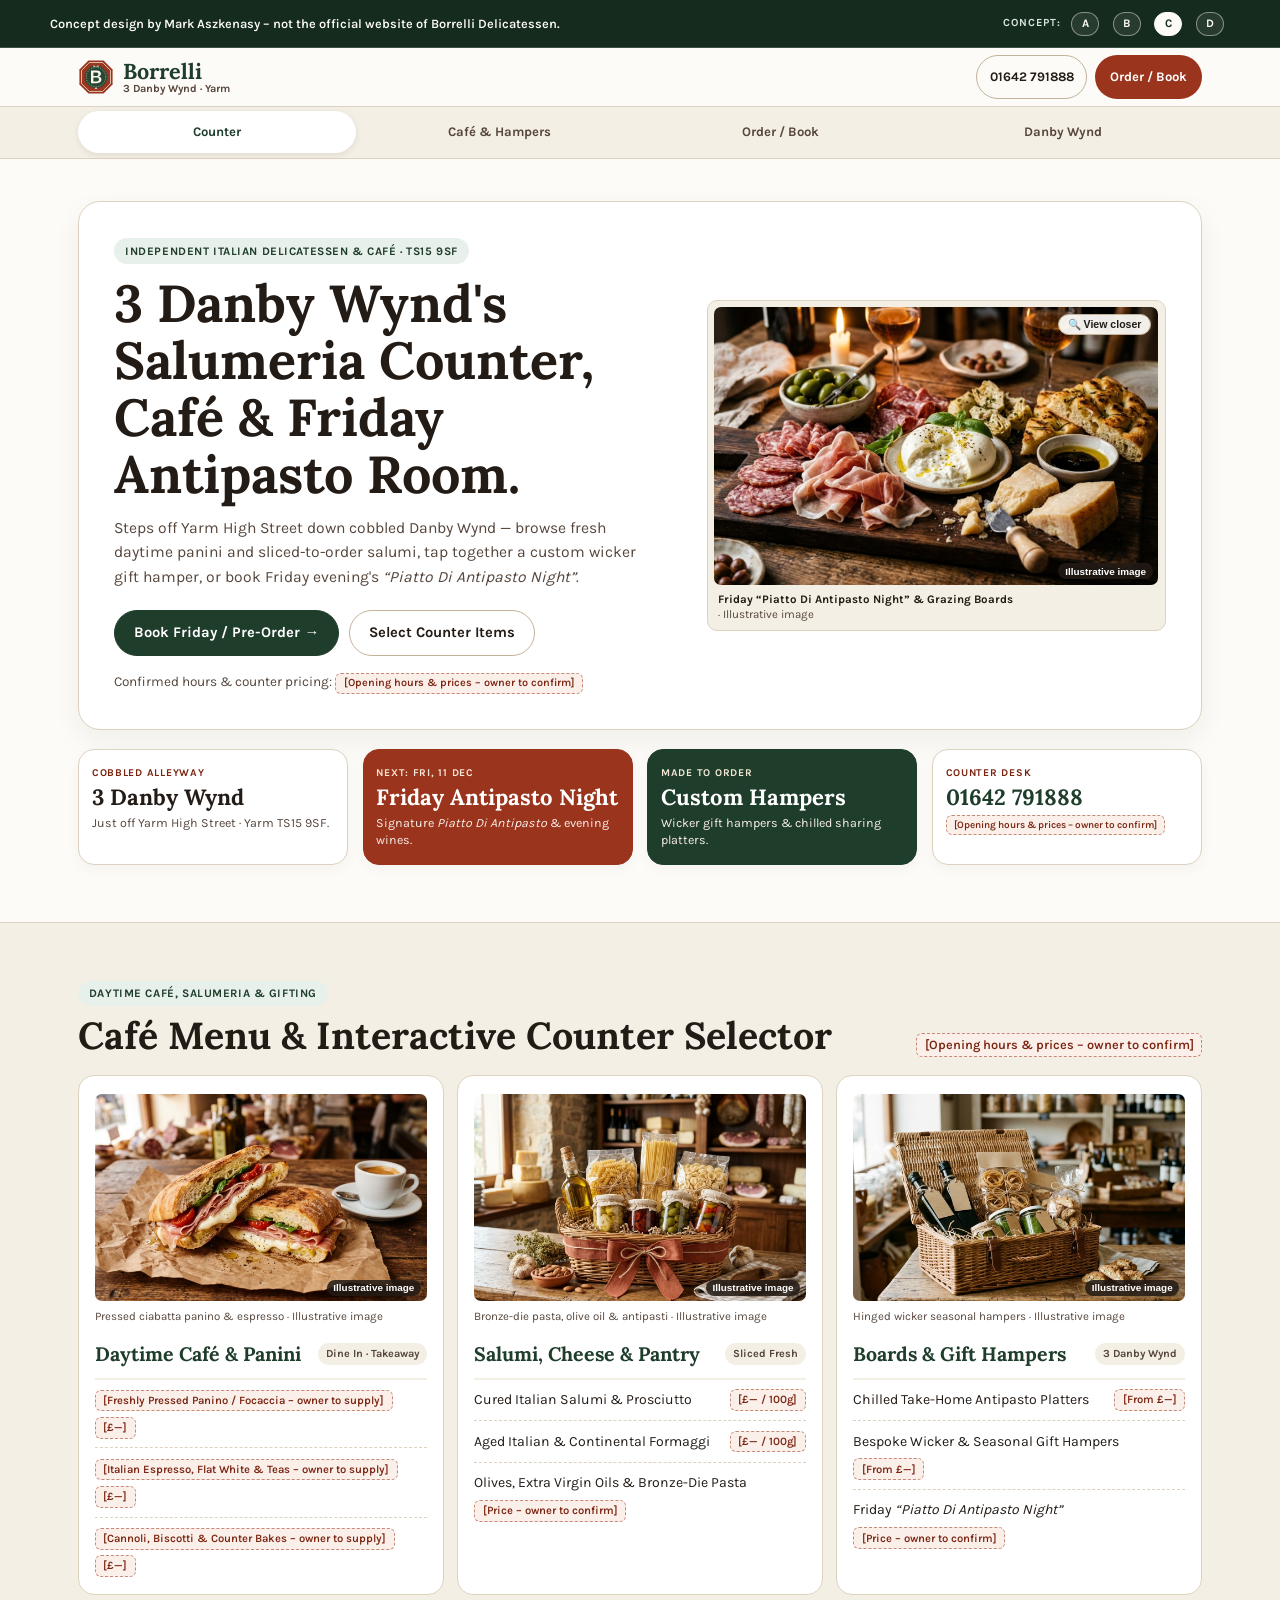
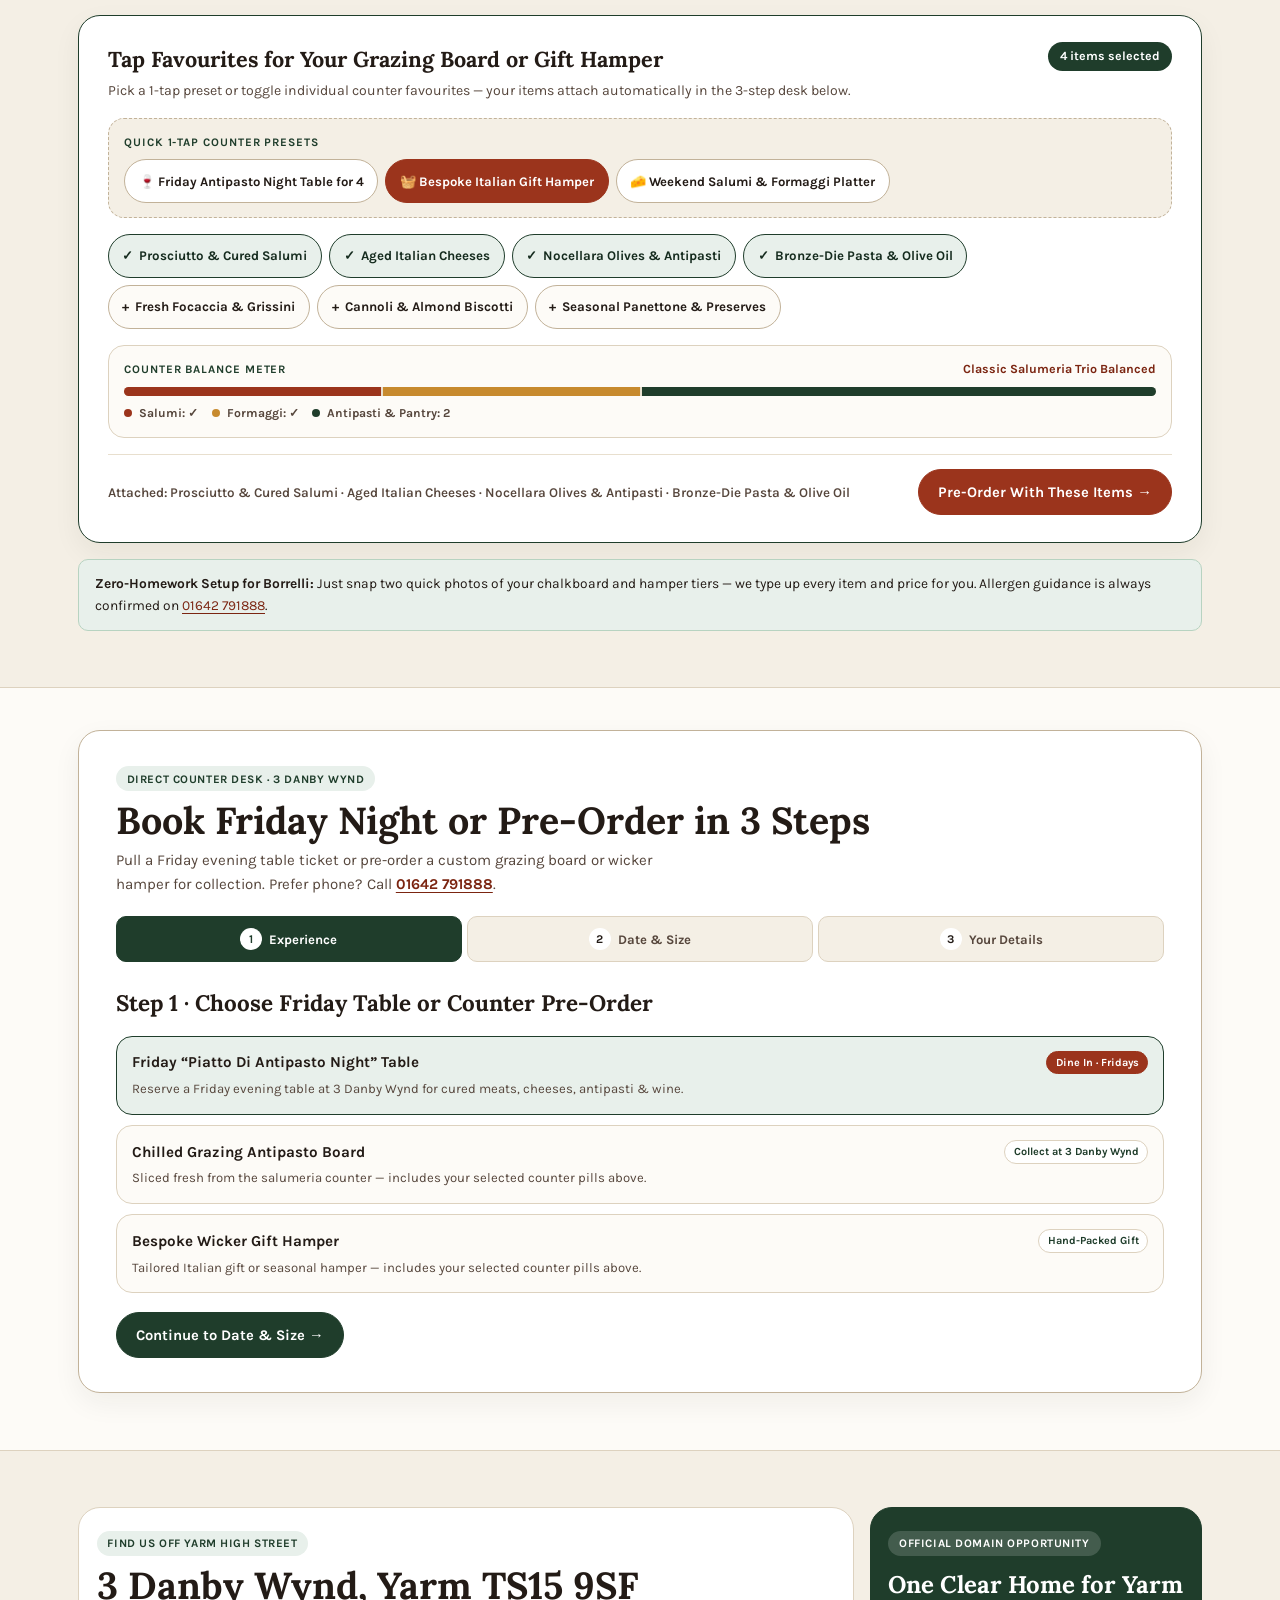
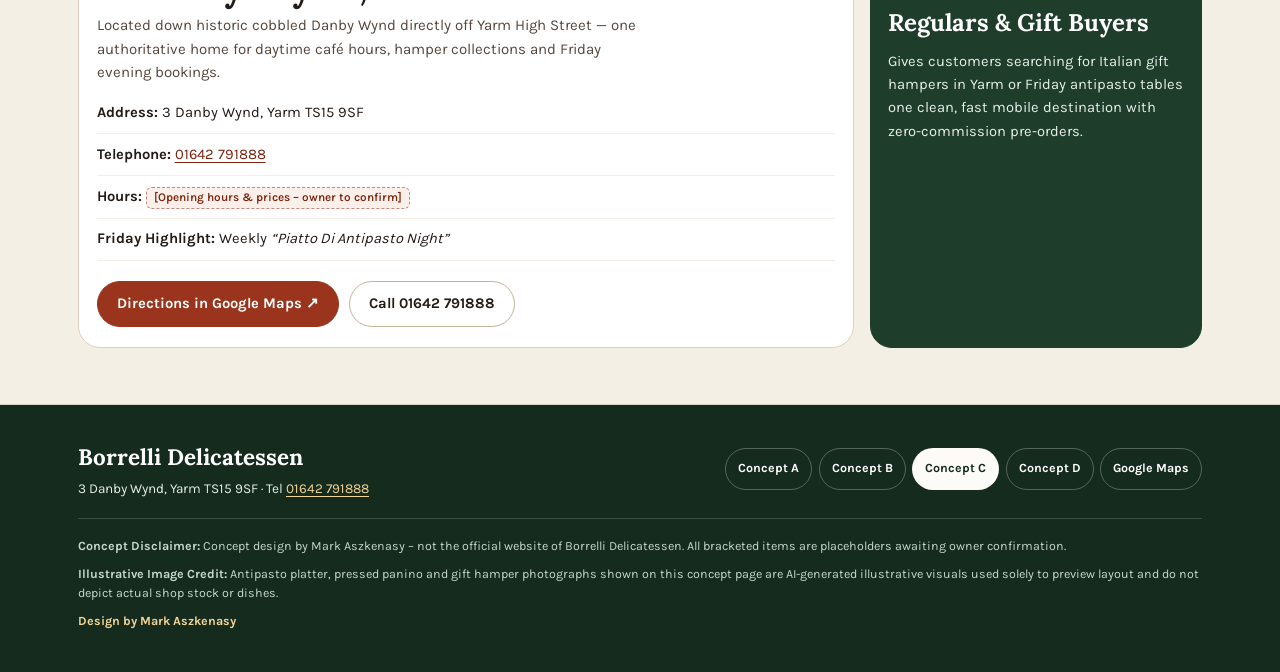
<file: c/index.html>
<!DOCTYPE html>
<html lang="en-GB">
<head>
  <meta charset="utf-8">
  <meta name="viewport" content="width=device-width, initial-scale=1">
  <meta name="robots" content="noindex, nofollow">
  <meta name="theme-color" content="#FDFBF7">
  <title>Borrelli Delicatessen | Concept C — Danby Wynd Counter &amp; Platter App (Yarm)</title>
  <meta name="description" content="Concept C for Borrelli Delicatessen at 3 Danby Wynd, Yarm — sunlit counter &amp; platter app with 2x2 Bento overview, tappable hamper selector pills, and 3-step Friday table &amp; pre-order stepper.">
  <link rel="icon" type="image/svg+xml" href="../favicon.svg">
  <link rel="stylesheet" href="css/styles.css">
</head>
<body>
  <a class="skip-link" href="#main-content">Skip to main content</a>

  <!-- Persistent Top Concept Banner + [A] [B] [C] Switcher -->
  <div class="concept-banner" role="region" aria-label="Concept website notice">
    <div class="concept-banner__inner">
      <p>Concept design by Mark Aszkenasy – not the official website of Borrelli Delicatessen.</p>
      <nav class="concept-switcher" aria-label="Switch concept version">
        <span class="concept-switcher__label">Concept:</span>
        <a class="concept-switcher__pill" href="../index.html"><span>A</span></a>
        <a class="concept-switcher__pill" href="../b/index.html"><span>B</span></a>
        <a class="concept-switcher__pill is-active" href="index.html" aria-current="page"><span>C</span></a>
        <a class="concept-switcher__pill" href="../d/index.html"><span>D</span></a>
      </nav>
    </div>
  </div>

  <!-- Sticky Sunlit App Bar + 2.5px Scroll-Progress Hairline + Pill Nav -->
  <header class="counter-appbar">
    <div class="scroll-progress-rail" data-scroll-progress aria-hidden="true"></div>
    <div class="container counter-appbar__top">
      <a class="counter-brand" href="#counter">
        <img class="counter-brand__seal" src="../images/logo-mark.svg" width="36" height="36" alt="">
        <span class="counter-brand__text">
          <span class="counter-brand__name">Borrelli</span>
          <span class="counter-brand__sub">3 Danby Wynd · Yarm</span>
        </span>
      </a>

      <div class="counter-appbar__actions">
        <a class="counter-tel-pill" href="tel:01642791888">01642 791888</a>
        <a class="counter-cta-pill" href="#order-book">Order / Book</a>
      </div>
    </div>

    <div class="counter-pill-strip">
      <div class="container">
        <nav class="counter-pill-nav" aria-label="Section navigation" data-c-nav>
          <a class="counter-pill-nav__link is-active" href="#counter">Counter</a>
          <a class="counter-pill-nav__link" href="#cafe-hampers">Café &amp; Hampers</a>
          <a class="counter-pill-nav__link" href="#order-book">Order / Book</a>
          <a class="counter-pill-nav__link" href="#danby-wynd">Danby Wynd</a>
        </nav>
      </div>
    </div>
  </header>

  <main id="main-content">
    <!-- Sunlit Counter Hero + 2x2 Mobile Bento Grid -->
    <section class="app-section" id="counter" aria-labelledby="counter-hero-title">
      <div class="container">
        <div class="sunlit-hero-card">
          <div class="sunlit-hero-card__copy">
            <span class="tag-pill">Independent Italian Delicatessen &amp; Café · TS15 9SF</span>
            <h1 class="app-h1" id="counter-hero-title">
              3 Danby Wynd's Salumeria Counter, Café &amp; Friday Antipasto Room.
            </h1>
            <p class="app-lead">
              Steps off Yarm High Street down cobbled Danby Wynd — browse fresh daytime panini and sliced-to-order salumi, tap together a custom wicker gift hamper, or book Friday evening's <em>“Piatto Di Antipasto Night”</em>.
            </p>

            <div class="app-btn-row">
              <a class="btn btn--basil" href="#order-book">Book Friday / Pre-Order →</a>
              <a class="btn btn--outline" href="#cafe-hampers">Select Counter Items</a>
            </div>

            <p class="app-hours-note">
              Confirmed hours &amp; counter pricing: <span class="ph">[Opening hours &amp; prices – owner to confirm]</span>
            </p>
          </div>

          <!-- Full-Width Rounded 16:10 Hero Frame (ordered beneath H1 on mobile, 2-col right on desktop) -->
          <div class="sunlit-hero-visuals">
            <figure class="app-photo-card app-photo-card--hero">
              <button
                class="app-photo-trigger"
                type="button"
                data-lightbox-src="../images/hero.jpg"
                data-lightbox-alt="Generous Italian Piatto di Antipasto sharing platter with cured meats, cheeses and olives"
                data-lightbox-title="Friday “Piatto Di Antipasto Night” Sharing Boards"
                data-lightbox-caption="Cured prosciutto, regional salame, creamy burrata, aged Parmigiano, Nocellara olives and rosemary focaccia served down cobbled Danby Wynd."
                data-lightbox-exp="exp-friday"
                data-lightbox-cta="Book Friday Antipasto Table →"
                aria-label="Enlarge illustrative photo of Friday Piatto di Antipasto sharing platter"
              >
                <span class="app-photo-card__media app-photo-card__media--hero">
                  <img
                    src="../images/hero.jpg"
                    width="1440"
                    height="803"
                    alt="Generous Italian Piatto di Antipasto sharing platter with cured meats, cheeses and olives"
                  >
                  <span class="app-photo-badge">Illustrative image</span>
                  <span class="app-zoom-pill" aria-hidden="true">🔍 View closer</span>
                </span>
              </button>
              <figcaption>
                <strong>Friday “Piatto Di Antipasto Night” &amp; Grazing Boards</strong> · Illustrative image
              </figcaption>
            </figure>
          </div>
        </div>

        <!-- Crisp 2x2 Mobile Bento Grid -->
        <div class="wynd-bento-2x2" aria-label="Borrelli Delicatessen quick summary">
          <article class="wynd-bento-card">
            <span class="wynd-bento-card__kicker">Cobbled Alleyway</span>
            <h2 class="wynd-bento-card__title">3 Danby Wynd</h2>
            <p class="wynd-bento-card__desc">Just off Yarm High Street · Yarm TS15 9SF.</p>
          </article>

          <article class="wynd-bento-card wynd-bento-card--terracotta">
            <span class="wynd-bento-card__kicker" data-c-friday-kicker>Weekly Friday Event</span>
            <h2 class="wynd-bento-card__title">Friday Antipasto Night</h2>
            <p class="wynd-bento-card__desc">Signature <em>Piatto Di Antipasto</em> &amp; evening wines.</p>
          </article>

          <article class="wynd-bento-card wynd-bento-card--basil">
            <span class="wynd-bento-card__kicker">Made to Order</span>
            <h2 class="wynd-bento-card__title">Custom Hampers</h2>
            <p class="wynd-bento-card__desc">Wicker gift hampers &amp; chilled sharing platters.</p>
          </article>

          <article class="wynd-bento-card">
            <span class="wynd-bento-card__kicker">Counter Desk</span>
            <h2 class="wynd-bento-card__title"><a href="tel:01642791888">01642 791888</a></h2>
            <p class="wynd-bento-card__desc"><span class="ph">[Opening hours &amp; prices – owner to confirm]</span></p>
          </article>
        </div>
      </div>
    </section>

    <!-- Café & Hampers + 3 Unique Editorial Photos + 1-Tap Presets + Balance Meter -->
    <section class="app-section app-section--oat" id="cafe-hampers" aria-labelledby="cafe-hampers-heading">
      <div class="container">
        <div class="app-sec-head">
          <div>
            <span class="tag-pill">Daytime Café, Salumeria &amp; Gifting</span>
            <h2 class="app-h2" id="cafe-hampers-heading">Café Menu &amp; Interactive Counter Selector</h2>
          </div>
          <span class="ph">[Opening hours &amp; prices – owner to confirm]</span>
        </div>

        <!-- Clean 3-Column Café & Deli Overview (detail-2.jpg, detail-1.jpg, feature.jpg — Zero Duplicates) -->
        <div class="cafe-deli-cards">
          <article class="clean-deli-box">
            <figure class="deli-box-figure">
              <button
                class="app-photo-trigger"
                type="button"
                data-lightbox-src="../images/detail-2.jpg"
                data-lightbox-alt="Freshly pressed prosciutto, mozzarella and basil ciabatta panino on butcher paper beside an Italian espresso"
                data-lightbox-title="Daytime Café · Pressed Panini &amp; Espresso"
                data-lightbox-caption="Warm ciabatta panini filled with prosciutto, melted mozzarella, roasted tomatoes and basil alongside Italian espresso."
                data-lightbox-exp="exp-board"
                data-lightbox-cta="Order from the Counter →"
                aria-label="Enlarge illustrative photo of freshly pressed panino and espresso"
              >
                <span class="app-photo-card__media">
                  <img
                    src="../images/detail-2.jpg"
                    width="1200"
                    height="896"
                    alt="Freshly pressed prosciutto, mozzarella and basil ciabatta panino on butcher paper beside an Italian espresso"
                  >
                  <span class="app-photo-badge">Illustrative image</span>
                </span>
              </button>
              <figcaption>Pressed ciabatta panino &amp; espresso · Illustrative image</figcaption>
            </figure>
            <div class="clean-deli-box__head">
              <h3>Daytime Café &amp; Panini</h3>
              <span class="small-chip">Dine In · Takeaway</span>
            </div>
            <ul class="clean-deli-list">
              <li>
                <span><span class="ph">[Freshly Pressed Panino / Focaccia – owner to supply]</span></span>
                <span class="ph">[£—]</span>
              </li>
              <li>
                <span><span class="ph">[Italian Espresso, Flat White &amp; Teas – owner to supply]</span></span>
                <span class="ph">[£—]</span>
              </li>
              <li>
                <span><span class="ph">[Cannoli, Biscotti &amp; Counter Bakes – owner to supply]</span></span>
                <span class="ph">[£—]</span>
              </li>
            </ul>
          </article>

          <article class="clean-deli-box">
            <figure class="deli-box-figure">
              <button
                class="app-photo-trigger"
                type="button"
                data-lightbox-src="../images/detail-1.jpg"
                data-lightbox-alt="Artisanal wicker Italian gift hamper tied with a terracotta ribbon, filled with olive oil, bronze-die pasta and marinated antipasti"
                data-lightbox-title="Salumeria Pantry &amp; Terracotta-Ribbon Hampers"
                data-lightbox-caption="Extra-virgin olive oils, bronze-die regional pastas and marinated antipasti jars hand-packed at 3 Danby Wynd."
                data-lightbox-exp="exp-hamper"
                data-lightbox-cta="Pre-Order a Pantry Hamper →"
                aria-label="Enlarge illustrative photo of terracotta-ribbon pantry hamper"
              >
                <span class="app-photo-card__media">
                  <img
                    src="../images/detail-1.jpg"
                    width="1200"
                    height="896"
                    alt="Artisanal wicker Italian gift hamper tied with a terracotta ribbon, filled with olive oil, bronze-die pasta and marinated antipasti"
                  >
                  <span class="app-photo-badge">Illustrative image</span>
                </span>
              </button>
              <figcaption>Bronze-die pasta, olive oil &amp; antipasti · Illustrative image</figcaption>
            </figure>
            <div class="clean-deli-box__head">
              <h3>Salumi, Cheese &amp; Pantry</h3>
              <span class="small-chip">Sliced Fresh</span>
            </div>
            <ul class="clean-deli-list">
              <li>
                <span>Cured Italian Salumi &amp; Prosciutto</span>
                <span class="ph">[£— / 100g]</span>
              </li>
              <li>
                <span>Aged Italian &amp; Continental Formaggi</span>
                <span class="ph">[£— / 100g]</span>
              </li>
              <li>
                <span>Olives, Extra Virgin Oils &amp; Bronze-Die Pasta</span>
                <span class="ph">[Price – owner to confirm]</span>
              </li>
            </ul>
          </article>

          <article class="clean-deli-box">
            <figure class="deli-box-figure">
              <button
                class="app-photo-trigger"
                type="button"
                data-lightbox-src="../images/feature.jpg"
                data-lightbox-alt="Wicker gift hamper packed with Italian olive oil, artisan pasta, preserves and delicatessen treats"
                data-lightbox-title="Luxury Hinged Wicker Gift Hampers"
                data-lightbox-caption="Hand-packed wicker hampers with olive oils, tagliatelle nests, pesto jars and almond biscotti for birthdays, Christmas &amp; corporate gifts."
                data-lightbox-exp="exp-hamper"
                data-lightbox-cta="Pre-Order a Wicker Hamper →"
                aria-label="Enlarge illustrative photo of luxury wicker gift hamper"
              >
                <span class="app-photo-card__media">
                  <img
                    src="../images/feature.jpg"
                    width="1200"
                    height="896"
                    alt="Wicker gift hamper packed with Italian olive oil, artisan pasta, preserves and delicatessen treats"
                  >
                  <span class="app-photo-badge">Illustrative image</span>
                </span>
              </button>
              <figcaption>Hinged wicker seasonal hampers · Illustrative image</figcaption>
            </figure>
            <div class="clean-deli-box__head">
              <h3>Boards &amp; Gift Hampers</h3>
              <span class="small-chip">3 Danby Wynd</span>
            </div>
            <ul class="clean-deli-list">
              <li>
                <span>Chilled Take-Home Antipasto Platters</span>
                <span class="ph">[From £—]</span>
              </li>
              <li>
                <span>Bespoke Wicker &amp; Seasonal Gift Hampers</span>
                <span class="ph">[From £—]</span>
              </li>
              <li>
                <span>Friday <em>“Piatto Di Antipasto Night”</em></span>
                <span class="ph">[Price – owner to confirm]</span>
              </li>
            </ul>
          </article>
        </div>

        <!-- Tappable Deli Counter & Hamper Item Selector Pills + 1-Tap Presets + Balance Meter -->
        <div class="selector-app-card" data-pill-selector>
          <div class="selector-app-card__top">
            <div>
              <h3 class="selector-app-card__title">Tap Favourites for Your Grazing Board or Gift Hamper</h3>
              <p class="selector-app-card__sub">
                Pick a 1-tap preset or toggle individual counter favourites — your items attach automatically in the 3-step desk below.
              </p>
            </div>
            <span class="live-count-badge" data-pill-count aria-live="polite">4 items selected</span>
          </div>

          <!-- 1-Tap Counter Presets -->
          <div class="c-presets-box">
            <span class="c-presets-box__label">Quick 1-Tap Counter Presets</span>
            <div class="c-presets-row" role="group" aria-label="One-tap counter presets">
              <button class="c-preset-pill" type="button" data-c-preset="friday4">
                🍷 Friday Antipasto Night Table for 4
              </button>
              <button class="c-preset-pill is-active" type="button" data-c-preset="hamper">
                🧺 Bespoke Italian Gift Hamper
              </button>
              <button class="c-preset-pill" type="button" data-c-preset="platter">
                🧀 Weekend Salumi &amp; Formaggi Platter
              </button>
            </div>
          </div>

          <div class="tappable-pills" role="group" aria-label="Select delicatessen items">
            <button class="deli-pill is-on" type="button" data-deli-item="Prosciutto &amp; Cured Salumi" data-cat="salumi" aria-pressed="true">
              <span class="deli-pill__icon" aria-hidden="true">✓</span> Prosciutto &amp; Cured Salumi
            </button>
            <button class="deli-pill is-on" type="button" data-deli-item="Aged Italian Cheeses" data-cat="formaggi" aria-pressed="true">
              <span class="deli-pill__icon" aria-hidden="true">✓</span> Aged Italian Cheeses
            </button>
            <button class="deli-pill is-on" type="button" data-deli-item="Nocellara Olives &amp; Antipasti" data-cat="antipasti" aria-pressed="true">
              <span class="deli-pill__icon" aria-hidden="true">✓</span> Nocellara Olives &amp; Antipasti
            </button>
            <button class="deli-pill is-on" type="button" data-deli-item="Bronze-Die Pasta &amp; Olive Oil" data-cat="antipasti" aria-pressed="true">
              <span class="deli-pill__icon" aria-hidden="true">✓</span> Bronze-Die Pasta &amp; Olive Oil
            </button>
            <button class="deli-pill" type="button" data-deli-item="Fresh Focaccia &amp; Grissini" data-cat="antipasti" aria-pressed="false">
              <span class="deli-pill__icon" aria-hidden="true">+</span> Fresh Focaccia &amp; Grissini
            </button>
            <button class="deli-pill" type="button" data-deli-item="Cannoli &amp; Almond Biscotti" data-cat="antipasti" aria-pressed="false">
              <span class="deli-pill__icon" aria-hidden="true">+</span> Cannoli &amp; Almond Biscotti
            </button>
            <button class="deli-pill" type="button" data-deli-item="Seasonal Panettone &amp; Preserves" data-cat="antipasti" aria-pressed="false">
              <span class="deli-pill__icon" aria-hidden="true">+</span> Seasonal Panettone &amp; Preserves
            </button>
          </div>

          <!-- Live Counter Balance Meter -->
          <div class="c-balance-meter" data-c-balance aria-label="Counter balance meter">
            <div class="c-balance-meter__head">
              <span class="c-balance-meter__title">Counter Balance Meter</span>
              <span class="c-balance-meter__verdict" data-c-verdict>Classic Salumeria Trio Balanced</span>
            </div>
            <div class="c-balance-meter__bar" aria-hidden="true">
              <div class="c-balance-meter__seg c-balance-meter__seg--salumi" data-c-seg-salumi style="width: 25%"></div>
              <div class="c-balance-meter__seg c-balance-meter__seg--formaggi" data-c-seg-formaggi style="width: 25%"></div>
              <div class="c-balance-meter__seg c-balance-meter__seg--antipasti" data-c-seg-antipasti style="width: 50%"></div>
            </div>
            <div class="c-balance-meter__legend">
              <span data-c-leg-salumi><i class="c-dot c-dot--salumi"></i> Salumi: ✓</span>
              <span data-c-leg-formaggi><i class="c-dot c-dot--formaggi"></i> Formaggi: ✓</span>
              <span data-c-leg-antipasti><i class="c-dot c-dot--antipasti"></i> Antipasti &amp; Pantry: 2</span>
            </div>
          </div>

          <div class="selector-app-card__footer">
            <span class="selector-preview-line" data-pill-preview>
              Attached: Prosciutto &amp; Cured Salumi · Aged Italian Cheeses · Nocellara Olives &amp; Antipasti · Bronze-Die Pasta &amp; Olive Oil
            </span>
            <button class="btn btn--terracotta" type="button" data-jump-hamper-step>
              Pre-Order With These Items →
            </button>
          </div>
        </div>

        <p class="owner-zero-box">
          <strong>Zero-Homework Setup for Borrelli:</strong> Just snap two quick photos of your chalkboard and hamper tiers — we type up every item and price for you. Allergen guidance is always confirmed on <a href="tel:01642791888">01642 791888</a>.
        </p>
      </div>
    </section>

    <!-- Mobbin 3-Step Counter Stepper -->
    <section class="app-section" id="order-book" aria-labelledby="counter-stepper-heading">
      <div class="container">
        <div class="counter-stepper-card">
          <div class="counter-stepper-card__intro">
            <span class="tag-pill">Direct Counter Desk · 3 Danby Wynd</span>
            <h2 class="app-h2" id="counter-stepper-heading">Book Friday Night or Pre-Order in 3 Steps</h2>
            <p class="app-sub">
              Pull a Friday evening table ticket or pre-order a custom grazing board or wicker hamper for collection. Prefer phone? Call <a href="tel:01642791888"><strong>01642 791888</strong></a>.
            </p>
          </div>

          <!-- 3-Step Indicator Bar -->
          <ol class="c-step-bar" aria-label="Booking and order steps">
            <li class="c-step-bar__item is-current" data-c-step-ind="1">
              <button class="c-step-bar__btn" type="button" data-c-goto="1">
                <span class="c-step-bar__num">1</span>
                <span class="c-step-bar__txt">Experience</span>
              </button>
            </li>
            <li class="c-step-bar__item" data-c-step-ind="2">
              <button class="c-step-bar__btn" type="button" data-c-goto="2">
                <span class="c-step-bar__num">2</span>
                <span class="c-step-bar__txt">Date &amp; Size</span>
              </button>
            </li>
            <li class="c-step-bar__item" data-c-step-ind="3">
              <button class="c-step-bar__btn" type="button" data-c-goto="3">
                <span class="c-step-bar__num">3</span>
                <span class="c-step-bar__txt">Your Details</span>
              </button>
            </li>
          </ol>

          <form class="c-stepper-form" data-c-borrelli-stepper novalidate>
            <!-- STEP 1: Friday Table vs Grazing Board / Hamper -->
            <div class="c-step-pane" data-c-pane="1">
              <h3 class="c-step-pane__title">Step 1 · Choose Friday Table or Counter Pre-Order</h3>

              <div class="exp-radio-stack" role="radiogroup" aria-label="Choose booking or pre-order type">
                <div class="exp-radio">
                  <input type="radio" id="exp-friday" name="experience_type" value="Friday Piatto Di Antipasto Night Table" checked>
                  <label for="exp-friday">
                    <span class="exp-radio__head">
                      <span class="exp-radio__title">Friday “Piatto Di Antipasto Night” Table</span>
                      <span class="exp-radio__badge exp-radio__badge--terra">Dine In · Fridays</span>
                    </span>
                    <span class="exp-radio__desc">Reserve a Friday evening table at 3 Danby Wynd for cured meats, cheeses, antipasti &amp; wine.</span>
                  </label>
                </div>

                <div class="exp-radio">
                  <input type="radio" id="exp-board" name="experience_type" value="Chilled Grazing Antipasto Board">
                  <label for="exp-board">
                    <span class="exp-radio__head">
                      <span class="exp-radio__title">Chilled Grazing Antipasto Board</span>
                      <span class="exp-radio__badge">Collect at 3 Danby Wynd</span>
                    </span>
                    <span class="exp-radio__desc">Sliced fresh from the salumeria counter — includes your selected counter pills above.</span>
                  </label>
                </div>

                <div class="exp-radio">
                  <input type="radio" id="exp-hamper" name="experience_type" value="Bespoke Wicker Gift Hamper">
                  <label for="exp-hamper">
                    <span class="exp-radio__head">
                      <span class="exp-radio__title">Bespoke Wicker Gift Hamper</span>
                      <span class="exp-radio__badge">Hand-Packed Gift</span>
                    </span>
                    <span class="exp-radio__desc">Tailored Italian gift or seasonal hamper — includes your selected counter pills above.</span>
                  </label>
                </div>
              </div>

              <div class="c-step-actions">
                <button class="btn btn--basil btn--mobile-full" type="button" data-c-next="2">
                  Continue to Date &amp; Size →
                </button>
              </div>
            </div>

            <!-- STEP 2: Date (with upcoming Friday chips) & Size -->
            <div class="c-step-pane" data-c-pane="2" hidden>
              <h3 class="c-step-pane__title">Step 2 · Select Date &amp; Size / Tier</h3>

              <div class="c-field">
                <label class="c-label" for="c-bor-date" data-c-date-label>Preferred Friday Date <span class="req" aria-hidden="true">*</span></label>
                <p class="c-hint">Tap an upcoming Friday chip or pick from the calendar:</p>
                <div class="c-friday-chips" data-c-friday-chips aria-label="Upcoming Friday quick chips"></div>
                <input
                  class="c-input"
                  type="date"
                  id="c-bor-date"
                  name="preferred_date"
                  required
                  aria-describedby="c-bor-date-err"
                  data-error-empty="Please choose a date."
                >
                <p class="c-err" id="c-bor-date-err" hidden></p>
              </div>

              <div class="c-two-col">
                <div class="c-field">
                  <label class="c-label" for="c-bor-size" data-c-size-label>Party Size / Tier <span class="req" aria-hidden="true">*</span></label>
                  <select
                    class="c-input"
                    id="c-bor-size"
                    name="party_or_tier"
                    required
                    aria-describedby="c-bor-size-err"
                    data-error-empty="Please choose size or tier."
                  >
                    <option value="2 Guests" selected>2 Guests</option>
                    <option value="3 Guests">3 Guests</option>
                    <option value="4 Guests">4 Guests</option>
                    <option value="5 Guests">5 Guests</option>
                    <option value="6 Guests">6 Guests</option>
                    <option value="7+ Group">7+ Guests (Enquire)</option>
                  </select>
                  <p class="c-err" id="c-bor-size-err" hidden></p>
                </div>

                <div class="c-field">
                  <label class="c-label" for="c-bor-slot" data-c-slot-label>Preferred Sitting / Collection Window <span class="req" aria-hidden="true">*</span></label>
                  <select
                    class="c-input"
                    id="c-bor-slot"
                    name="sitting_or_window"
                    required
                    aria-describedby="c-bor-slot-err"
                    data-error-empty="Please choose a time window."
                  >
                    <option value="Early Friday Sitting">Early Friday Sitting [Time – owner to confirm]</option>
                    <option value="Main Friday Sitting" selected>Main Friday Sitting [Time – owner to confirm]</option>
                    <option value="Later Friday Sitting">Later Friday Sitting [Time – owner to confirm]</option>
                  </select>
                  <p class="c-err" id="c-bor-slot-err" hidden></p>
                </div>
              </div>

              <div class="c-step-actions c-step-actions--between">
                <button class="btn btn--outline" type="button" data-c-prev="1">← Back</button>
                <button class="btn btn--basil" type="button" data-c-next="3">Continue to Your Details →</button>
              </div>
            </div>

            <!-- STEP 3: Your Details & Submit -->
            <div class="c-step-pane" data-c-pane="3" hidden>
              <h3 class="c-step-pane__title">Step 3 · Your Details &amp; Submit</h3>

              <div class="c-recap-bar">
                <span data-c-recap-text>Friday Piatto Di Antipasto Night Table · 2 Guests</span>
                <button class="c-recap-edit" type="button" data-c-prev="1">Edit</button>
              </div>

              <div class="c-two-col">
                <div class="c-field">
                  <label class="c-label" for="c-bor-name">Your Full Name <span class="req" aria-hidden="true">*</span></label>
                  <input
                    class="c-input"
                    type="text"
                    id="c-bor-name"
                    name="customer_name"
                    autocomplete="name"
                    placeholder="e.g. David Rossi"
                    required
                    aria-describedby="c-bor-name-err"
                    data-error-empty="Please enter your full name."
                  >
                  <p class="c-err" id="c-bor-name-err" hidden></p>
                </div>

                <div class="c-field">
                  <label class="c-label" for="c-bor-phone">Mobile or Telephone <span class="req" aria-hidden="true">*</span></label>
                  <input
                    class="c-input"
                    type="tel"
                    id="c-bor-phone"
                    name="customer_phone"
                    autocomplete="tel"
                    placeholder="e.g. 07700 900654"
                    required
                    aria-describedby="c-bor-phone-err"
                    data-error-empty="Please enter a telephone number."
                  >
                  <p class="c-err" id="c-bor-phone-err" hidden></p>
                </div>

                <div class="c-field c-field--full">
                  <label class="c-label" for="c-bor-email">Email Address <span class="req" aria-hidden="true">*</span></label>
                  <input
                    class="c-input"
                    type="email"
                    id="c-bor-email"
                    name="customer_email"
                    autocomplete="email"
                    placeholder="you@example.co.uk"
                    required
                    aria-describedby="c-bor-email-err"
                    data-error-empty="Please enter a valid email address."
                  >
                  <p class="c-err" id="c-bor-email-err" hidden></p>
                </div>

                <div class="c-field c-field--full">
                  <label class="c-label" for="c-bor-notes">Dietary Notes, Gift Message or Counter Items (Optional)</label>
                  <textarea
                    class="c-input"
                    id="c-bor-notes"
                    name="notes"
                    rows="3"
                    placeholder="Allergies, vegetarian requests, target hamper budget, or gift card message…"
                  ></textarea>
                </div>
              </div>

              <div class="c-step-actions c-step-actions--between">
                <button class="btn btn--outline" type="button" data-c-prev="2">← Back</button>
                <button class="btn btn--terracotta" type="submit">Submit Request to Borrelli</button>
              </div>

              <div class="c-demo-notice" data-demo-status role="status" aria-live="polite" tabindex="-1" hidden>
                <p class="c-demo-notice__headline">Demo only – in the live site this would go straight to Borrelli Delicatessen.</p>
                <p class="c-demo-notice__detail" data-demo-summary></p>
                <div class="c-owner-ticket" data-owner-ticket></div>
              </div>
            </div>
          </form>
        </div>
      </div>
    </section>

    <!-- Danby Wynd Directions & Verified Shop Info -->
    <section class="app-section app-section--oat" id="danby-wynd" aria-labelledby="wynd-visit-heading">
      <div class="container">
        <div class="wynd-app-cards">
          <div class="wynd-app-card">
            <span class="tag-pill">Find Us Off Yarm High Street</span>
            <h2 class="app-h2" id="wynd-visit-heading">3 Danby Wynd, Yarm TS15 9SF</h2>
            <p class="app-sub">
              Located down historic cobbled Danby Wynd directly off Yarm High Street — one authoritative home for daytime café hours, hamper collections and Friday evening bookings.
            </p>

            <ul class="wynd-clean-list">
              <li><strong>Address:</strong> 3 Danby Wynd, Yarm TS15 9SF</li>
              <li><strong>Telephone:</strong> <a href="tel:01642791888">01642 791888</a></li>
              <li><strong>Hours:</strong> <span class="ph">[Opening hours &amp; prices – owner to confirm]</span></li>
              <li><strong>Friday Highlight:</strong> Weekly <em>“Piatto Di Antipasto Night”</em></li>
            </ul>

            <div class="app-btn-row">
              <a
                class="btn btn--terracotta"
                href="https://www.google.com/maps/search/?api=1&amp;query=Borrelli+Delicatessen+3+Danby+Wynd+Yarm+TS15+9SF"
                target="_blank"
                rel="noopener noreferrer"
              >Directions in Google Maps ↗</a>
              <a class="btn btn--outline" href="tel:01642791888">Call 01642 791888</a>
            </div>
          </div>

          <div class="wynd-app-card wynd-app-card--basil">
            <span class="tag-pill tag-pill--on-dark">Official Domain Opportunity</span>
            <h3>One Clear Home for Yarm Regulars &amp; Gift Buyers</h3>
            <p>
              Gives customers searching for Italian gift hampers in Yarm or Friday antipasto tables one clean, fast mobile destination with zero-commission pre-orders.
            </p>
          </div>
        </div>
      </div>
    </section>
  </main>

  <footer class="counter-footer">
    <div class="container">
      <div class="counter-footer__top">
        <div>
          <p class="counter-footer__brand">Borrelli Delicatessen</p>
          <p class="counter-footer__addr">3 Danby Wynd, Yarm TS15 9SF · Tel <a href="tel:01642791888">01642 791888</a></p>
        </div>
        <div class="counter-footer__links">
          <a href="../index.html">Concept A</a>
          <a href="../b/index.html">Concept B</a>
          <a href="index.html" aria-current="page">Concept C</a>
          <a href="../d/index.html">Concept D</a>
          <a href="https://www.google.com/maps/search/?api=1&amp;query=Borrelli+Delicatessen+3+Danby+Wynd+Yarm+TS15+9SF" target="_blank" rel="noopener noreferrer">Google Maps</a>
        </div>
      </div>

      <div class="counter-footer__legal">
        <p><strong>Concept Disclaimer:</strong> Concept design by Mark Aszkenasy – not the official website of Borrelli Delicatessen. All bracketed items are placeholders awaiting owner confirmation.</p>
        <p><strong>Illustrative Image Credit:</strong> Antipasto platter, pressed panino and gift hamper photographs shown on this concept page are AI-generated illustrative visuals used solely to preview layout and do not depict actual shop stock or dishes.</p>
        <p class="counter-footer__sig">Design by Mark Aszkenasy</p>
      </div>
    </div>
  </footer>

  <!-- Accessible Native Photo Lightbox -->
  <dialog class="borrelli-lightbox" id="borrelli-lightbox" aria-labelledby="c-lb-title">
    <div class="borrelli-lightbox__inner">
      <div class="borrelli-lightbox__top">
        <span class="borrelli-lightbox__tag">Illustrative image · 3 Danby Wynd</span>
        <button class="borrelli-lightbox__close" type="button" data-lightbox-close aria-label="Close photo preview">✕</button>
      </div>
      <div class="borrelli-lightbox__media">
        <img id="c-lb-img" src="../images/hero.jpg" alt="">
      </div>
      <div class="borrelli-lightbox__body">
        <div class="borrelli-lightbox__copy">
          <h3 class="borrelli-lightbox__title" id="c-lb-title">Friday “Piatto Di Antipasto Night”</h3>
          <p class="borrelli-lightbox__caption" id="c-lb-caption"></p>
        </div>
        <button class="btn btn--terracotta" type="button" id="c-lb-cta" data-lb-exp="exp-friday">Order / Book →</button>
      </div>
    </div>
  </dialog>

  <!-- Non-blocking Micro-Toast -->
  <div class="borrelli-toast" id="borrelli-toast" role="status" aria-live="polite" aria-atomic="true"></div>

  <!-- Frosted Glass Safe-Area Floating Mobile Dock -->
  <nav class="counter-bottom-bar" aria-label="Quick mobile actions">
    <a class="counter-bottom-bar__btn" href="tel:01642791888">Call</a>
    <a class="counter-bottom-bar__btn" href="#cafe-hampers">Counter</a>
    <a class="counter-bottom-bar__btn counter-bottom-bar__btn--primary" href="#order-book">Order / Book</a>
  </nav>

  <script src="js/app.js"></script>
</body>
</html>
</file>
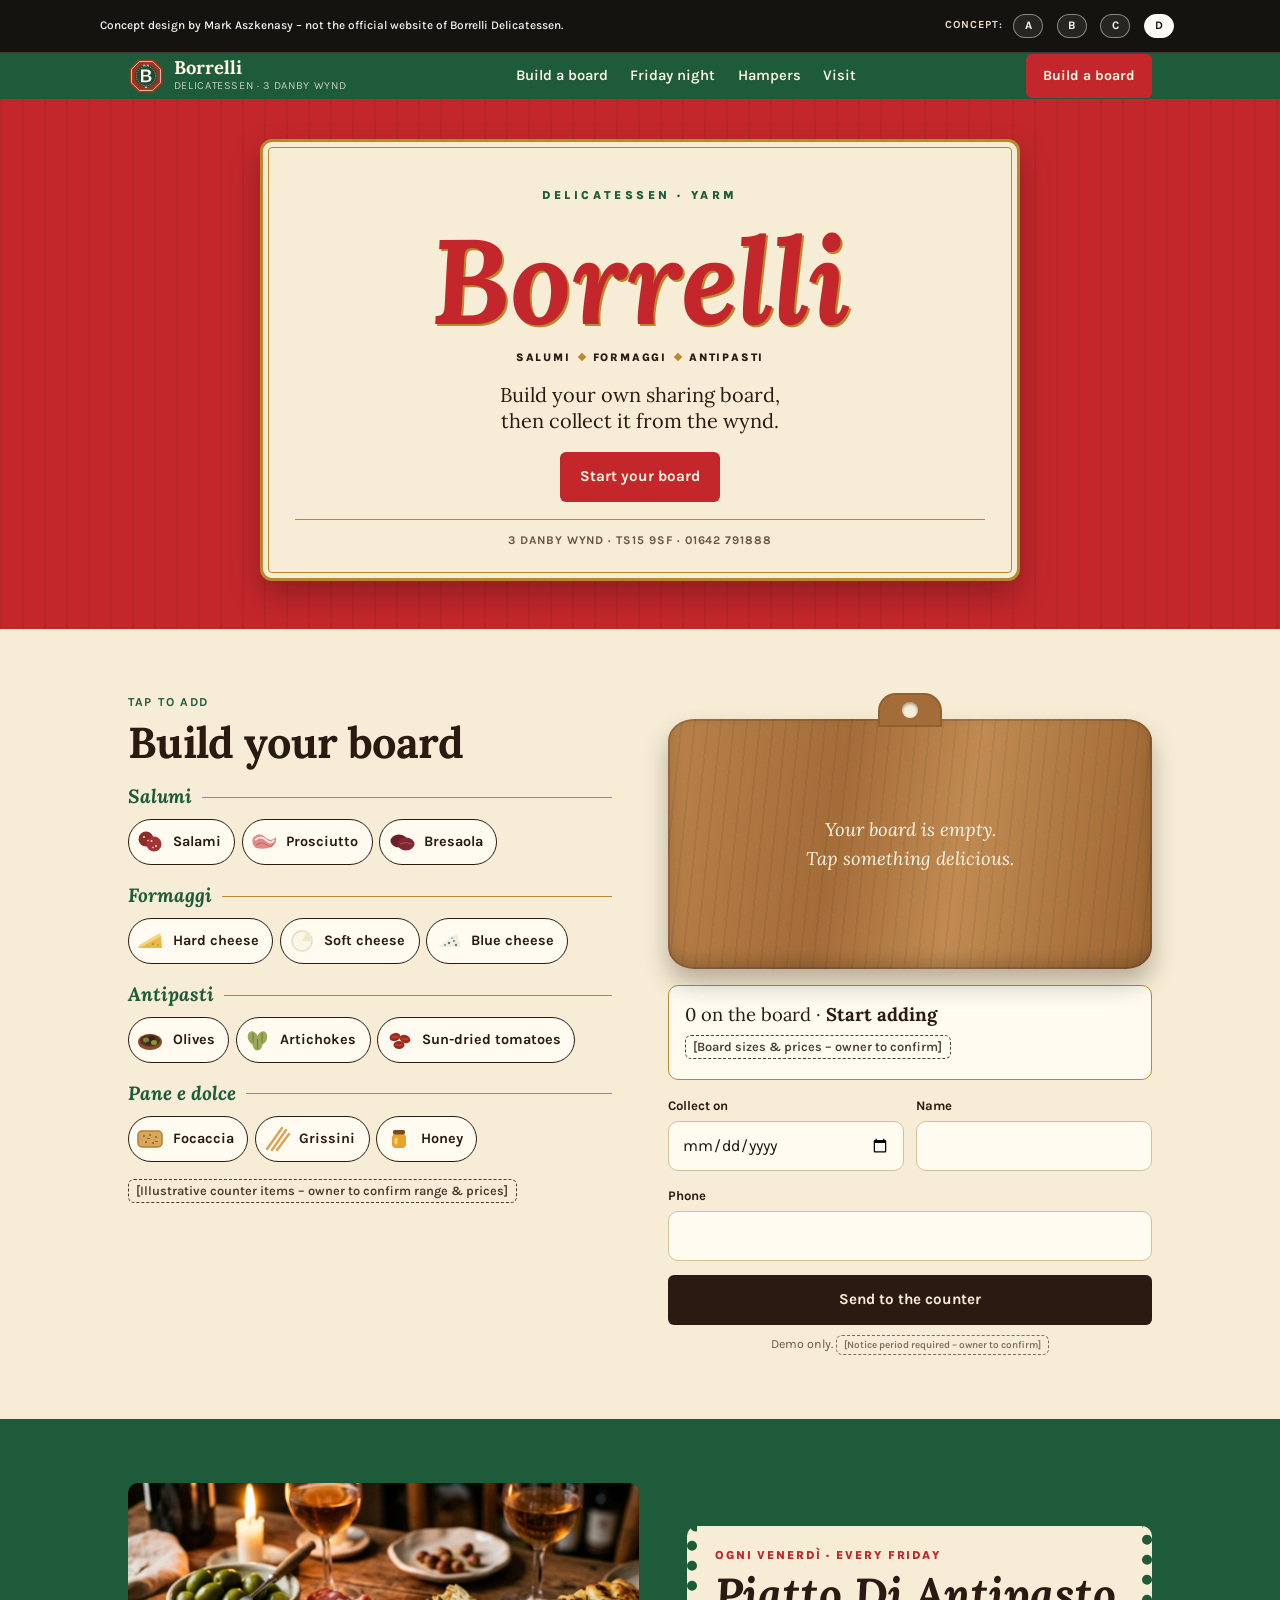
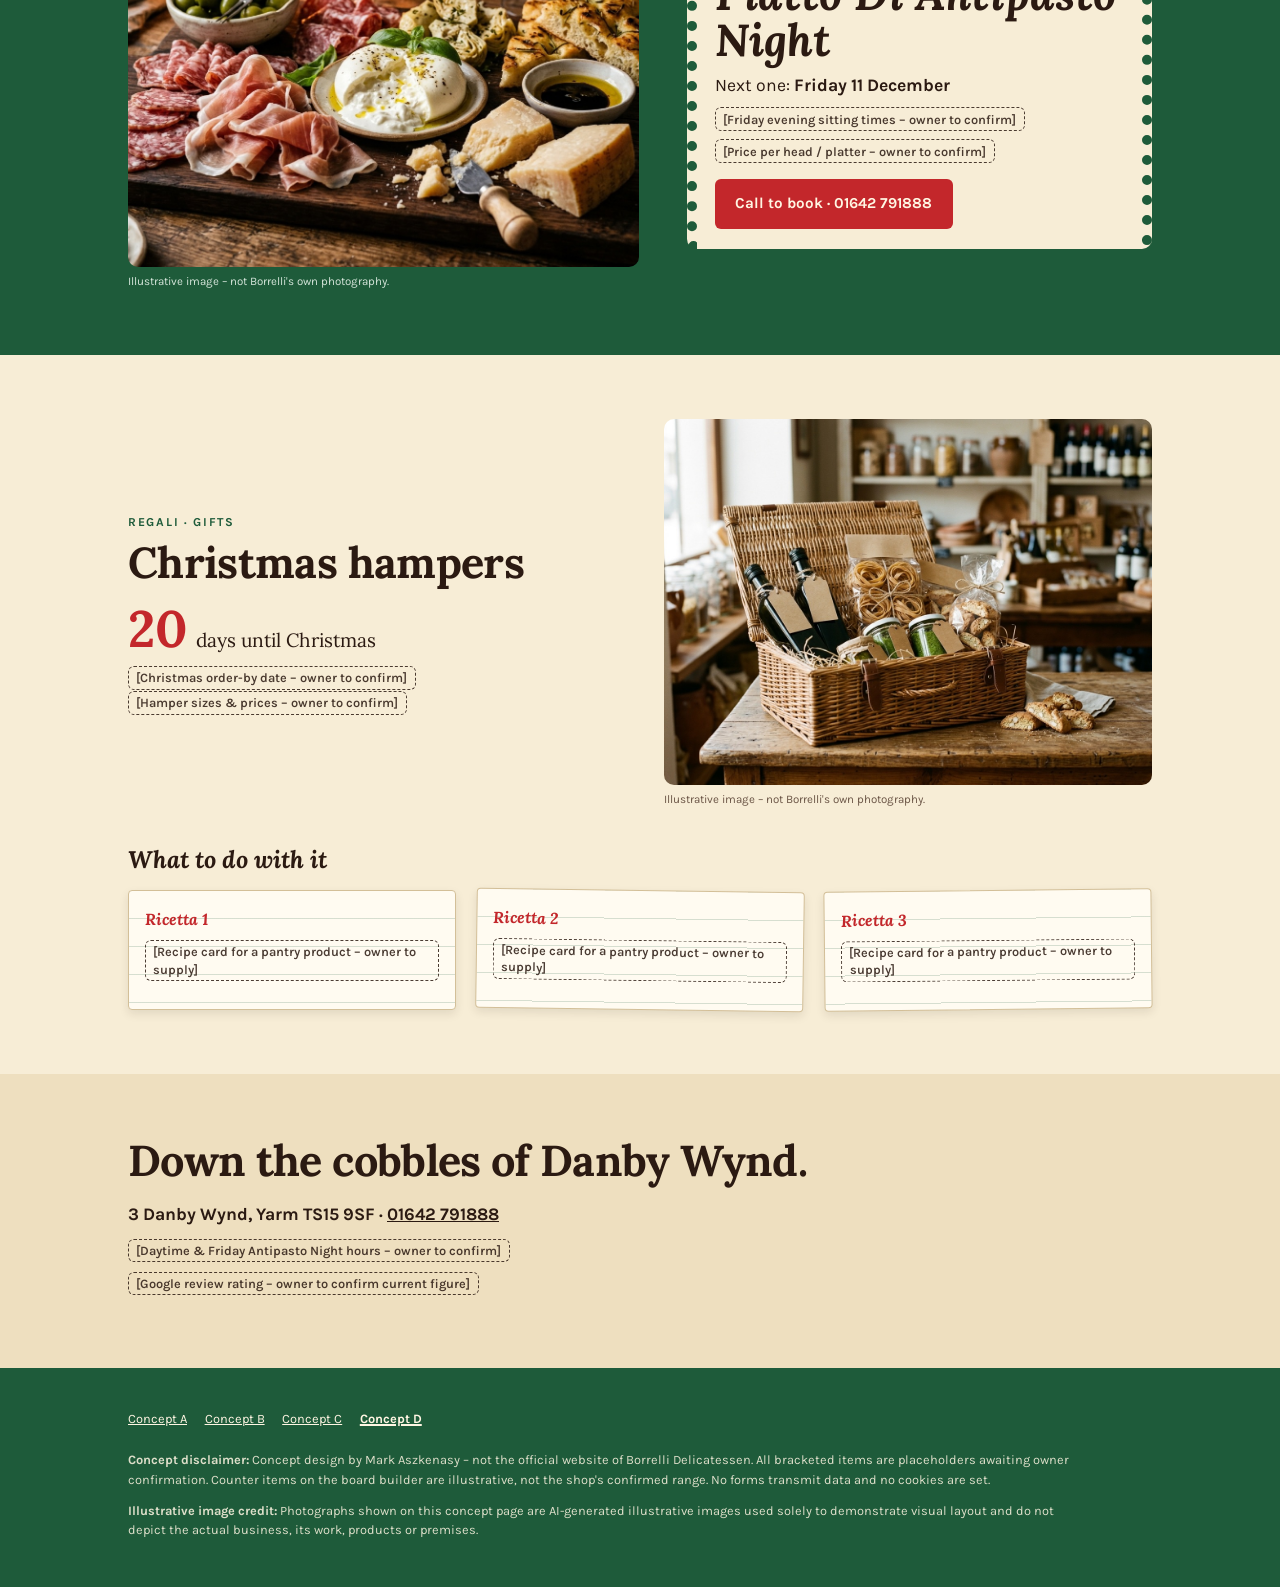
<file: d/index.html>
<!DOCTYPE html>
<html lang="en-GB">
<head>
  <meta charset="utf-8">
  <meta name="viewport" content="width=device-width, initial-scale=1">
  <meta name="robots" content="noindex, nofollow">
  <meta name="theme-color" content="#1E5B3A">
  <title>Borrelli Delicatessen | Concept D — Build Your Board (3 Danby Wynd, Yarm)</title>
  <meta name="description" content="Concept D for Borrelli Delicatessen at 3 Danby Wynd, Yarm: tap salumi, cheese and antipasti onto a board, send it to the counter, and book Friday Piatto Di Antipasto Night.">
  <link rel="icon" type="image/svg+xml" href="../favicon.svg">
  <link rel="stylesheet" href="css/styles.css">
</head>
<body>
  <a class="skip-link" href="#main-content">Skip to main content</a>

  <!-- Persistent Top Concept Banner + [A] [B] [C] [D] Switcher -->
  <div class="concept-banner" role="region" aria-label="Concept website notice">
    <div class="concept-banner__inner">
      <p>Concept design by Mark Aszkenasy – not the official website of Borrelli Delicatessen.</p>
      <nav class="concept-switcher" aria-label="Switch concept version">
        <span class="concept-switcher__label">Concept:</span>
        <a class="concept-switcher__pill" href="../index.html"><span>A</span></a>
        <a class="concept-switcher__pill" href="../b/index.html"><span>B</span></a>
        <a class="concept-switcher__pill" href="../c/index.html"><span>C</span></a>
        <a class="concept-switcher__pill is-active" href="index.html" aria-current="page"><span>D</span></a>
      </nav>
    </div>
  </div>

  <header class="site-head">
    <div class="wrap site-head__inner">
      <a class="brand" href="#top">
        <img src="../images/logo-mark.svg" width="36" height="36" alt="">
        <span>
          <span class="brand__name">Borrelli</span>
          <span class="brand__meta">Delicatessen · 3 Danby Wynd</span>
        </span>
      </a>
      <nav class="site-nav" aria-label="Sections"><a href="#board">Build a board</a><a href="#friday">Friday night</a><a href="#hampers">Hampers</a><a href="#visit">Visit</a></nav>
      <a class="btn btn--hi site-head__cta" href="#board">Build a board</a>
    </div>
  </header>

  <main id="main-content">
    <section class="label-hero" id="top" aria-labelledby="hero-title">
      <div class="wrap">
        <div class="tin">
          <p class="tin__arc">Delicatessen · Yarm</p>
          <h1 class="tin__name" id="hero-title">Borrelli</h1>
          <p class="tin__rule"><span>Salumi</span><i></i><span>Formaggi</span><i></i><span>Antipasti</span></p>
          <p class="tin__line">Build your own sharing board,<br>then collect it from the wynd.</p>
          <a class="btn btn--hi" href="#board">Start your board</a>
          <p class="tin__foot">3 Danby Wynd · TS15 9SF · 01642 791888</p>
        </div>
      </div>
    </section>

    <!-- Board builder -->
    <section class="sec builder" id="board" aria-labelledby="board-title">
      <div class="wrap builder__grid">
        <div>
          <p class="eyebrow">Tap to add</p>
          <h2 class="section-title" id="board-title">Build your board</h2>
          <div class="pick" data-pick></div>
          <p class="builder__note"><span class="ph">[Illustrative counter items – owner to confirm range &amp; prices]</span></p>
        </div>

        <div class="builder__side">
          <div class="wood" aria-hidden="true">
            <div class="wood__handle"></div>
            <ul class="wood__grid" data-wood></ul>
            <p class="wood__empty" data-wood-empty>Your board is empty.<br>Tap something delicious.</p>
          </div>
          <div class="tally" aria-live="polite">
            <p class="tally__size"><span data-tally-count>0</span> on the board · <b data-tally-size>Start adding</b></p>
            <p class="tally__price"><span class="ph">[Board sizes &amp; prices – owner to confirm]</span></p>
            <ul class="tally__list" data-tally-list></ul>
          </div>

          <form class="form send" data-send novalidate>
            <div class="form__row form__row--half">
              <div><label for="s-date">Collect on</label><input id="s-date" name="date" type="date" required></div>
              <div><label for="s-name">Name</label><input id="s-name" name="name" type="text" autocomplete="name" required></div>
            </div>
            <div class="form__row"><label for="s-phone">Phone</label><input id="s-phone" name="phone" type="tel" autocomplete="tel" inputmode="tel" required></div>
            <p class="form__error" data-send-error role="alert" hidden></p>
            <button class="btn btn--ink btn--block" type="submit">Send to the counter</button>
            <p class="form__fine">Demo only. <span class="ph">[Notice period required – owner to confirm]</span></p>
            <div class="form__done" data-send-done role="status" hidden></div>
          </form>
        </div>
      </div>
    </section>

    <!-- Friday night -->
    <section class="sec friday" id="friday" aria-labelledby="friday-title">
      <div class="wrap friday__grid">
        <figure>
          <img src="../images/hero.jpg" width="1200" height="896" alt="Illustrative image of an antipasto board with cured meats and cheese" loading="lazy">
          <figcaption class="illus">Illustrative image – not Borrelli's own photography.</figcaption>
        </figure>
        <div class="ticket">
          <p class="ticket__kicker">Ogni venerdì · Every Friday</p>
          <h2 class="ticket__title" id="friday-title">Piatto Di Antipasto Night</h2>
          <p class="ticket__date">Next one: <b data-next-friday></b></p>
          <p><span class="ph">[Friday evening sitting times – owner to confirm]</span></p>
          <p><span class="ph">[Price per head / platter – owner to confirm]</span></p>
          <a class="btn btn--hi" href="tel:01642791888">Call to book · 01642 791888</a>
        </div>
      </div>
    </section>

    <!-- Hampers + recipe cards -->
    <section class="sec hampers" id="hampers" aria-labelledby="hampers-title">
      <div class="wrap">
        <div class="hampers__grid">
          <div>
            <p class="eyebrow">Regali · Gifts</p>
            <h2 class="section-title" id="hampers-title">Christmas hampers</h2>
            <p class="deadline"><b data-xmas-days>0</b> days until Christmas</p>
            <p><span class="ph">[Christmas order-by date – owner to confirm]</span> <span class="ph">[Hamper sizes &amp; prices – owner to confirm]</span></p>
          </div>
          <figure>
            <img src="../images/feature.jpg" width="1200" height="896" alt="Illustrative image of a wicker gift hamper" loading="lazy">
            <figcaption class="illus">Illustrative image – not Borrelli's own photography.</figcaption>
          </figure>
        </div>

        <h3 class="cards__title">What to do with it</h3>
        <ul class="cards">
          <li><span class="cards__n">Ricetta 1</span><span class="ph">[Recipe card for a pantry product – owner to supply]</span></li>
          <li><span class="cards__n">Ricetta 2</span><span class="ph">[Recipe card for a pantry product – owner to supply]</span></li>
          <li><span class="cards__n">Ricetta 3</span><span class="ph">[Recipe card for a pantry product – owner to supply]</span></li>
        </ul>
      </div>
    </section>

    <section class="sec visit" id="visit" aria-labelledby="visit-title">
      <div class="wrap">
        <h2 class="section-title" id="visit-title">Down the cobbles of Danby Wynd.</h2>
        <address>3 Danby Wynd, Yarm TS15 9SF · <a href="tel:01642791888">01642 791888</a></address>
        <p><span class="ph">[Daytime &amp; Friday Antipasto Night hours – owner to confirm]</span></p>
        <p><span class="ph">[Google review rating – owner to confirm current figure]</span></p>
      </div>
    </section>
  </main>

  <footer class="foot">
    <div class="wrap">
      <p class="foot__links">
        <a href="../index.html">Concept A</a>
        <a href="../b/index.html">Concept B</a>
        <a href="../c/index.html">Concept C</a>
        <a href="index.html" aria-current="page">Concept D</a>
      </p>
      <p><strong>Concept disclaimer:</strong> Concept design by Mark Aszkenasy – not the official website of Borrelli Delicatessen. All bracketed items are placeholders awaiting owner confirmation. Counter items on the board builder are illustrative, not the shop&#x27;s confirmed range. No forms transmit data and no cookies are set.</p>
      <p><strong>Illustrative image credit:</strong> Photographs shown on this concept page are AI-generated illustrative images used solely to demonstrate visual layout and do not depict the actual business, its work, products or premises.</p>
    </div>
  </footer>

  <nav class="dock" aria-label="Quick actions"><a href="tel:01642791888">Call</a><a href="#friday">Friday</a><a class="dock__primary" href="#board">Build a board</a></nav>

  <script src="js/app.js"></script>
</body>
</html>
</file>
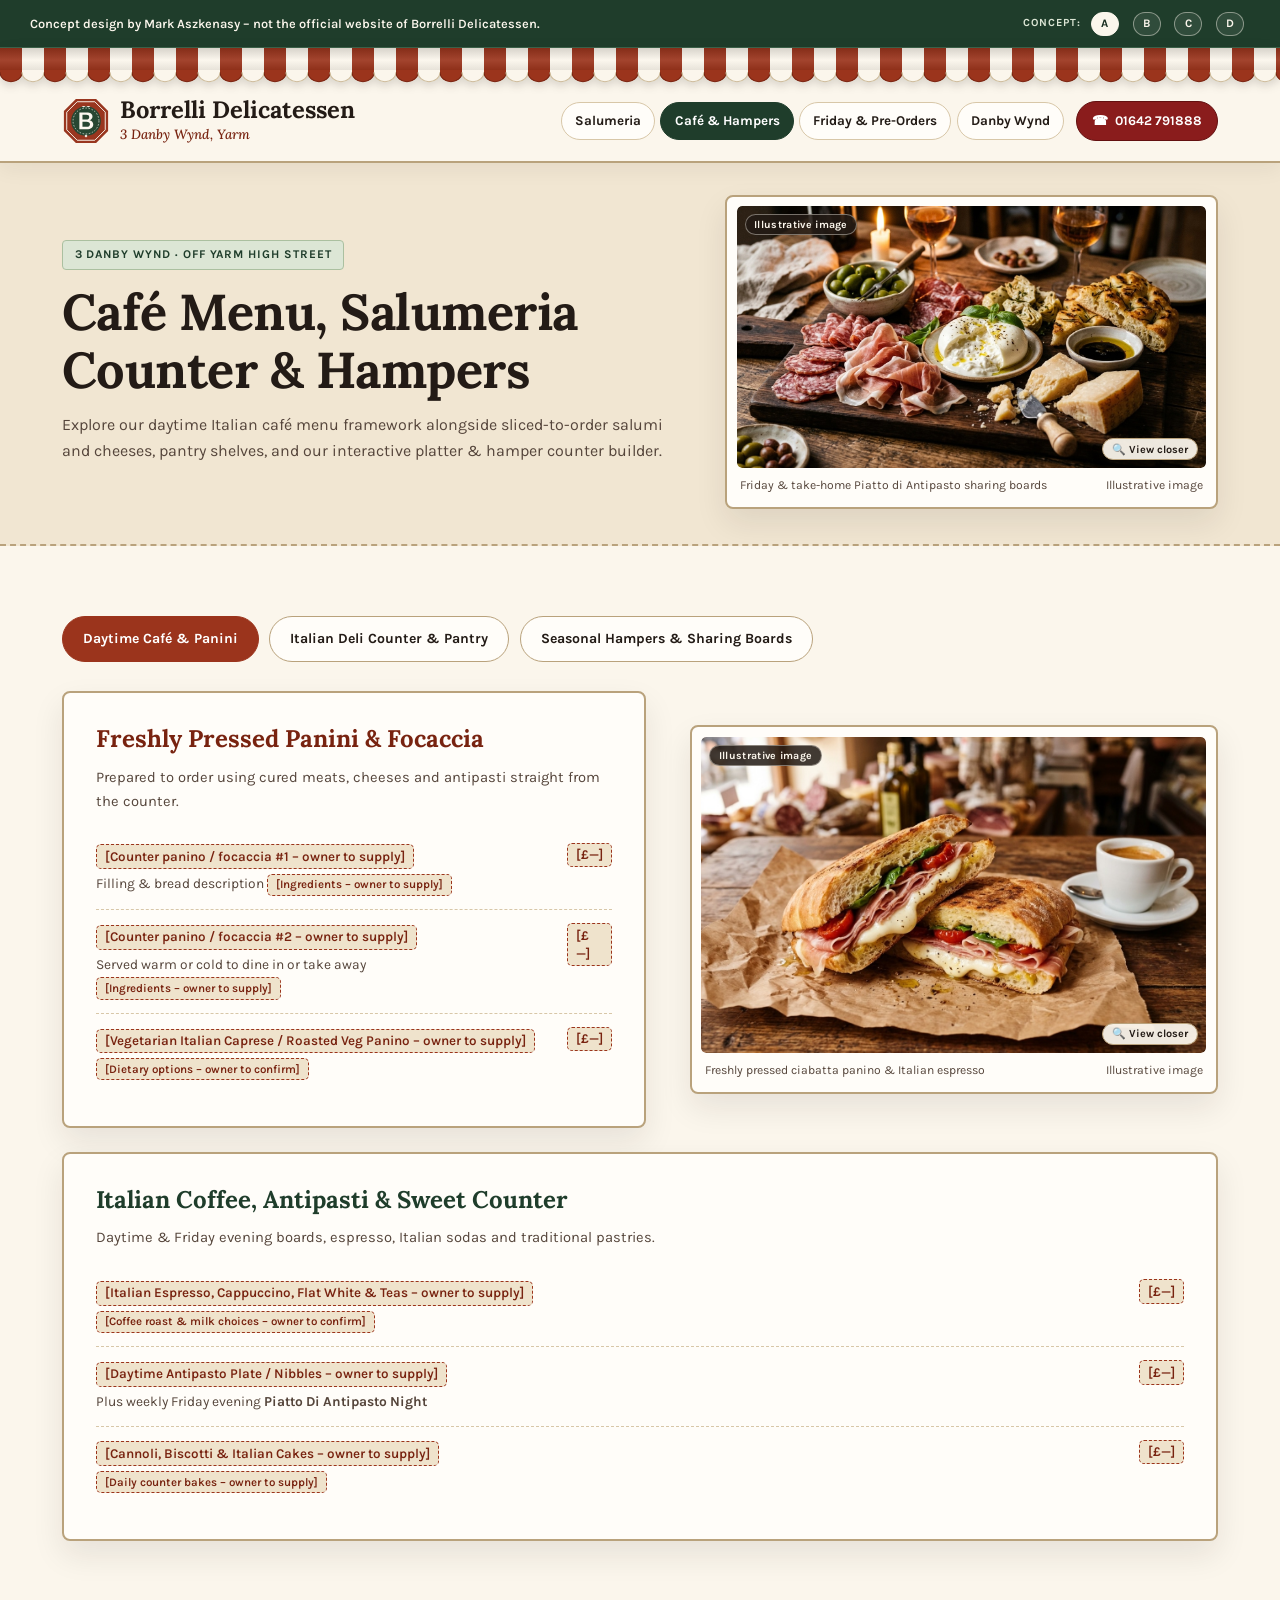
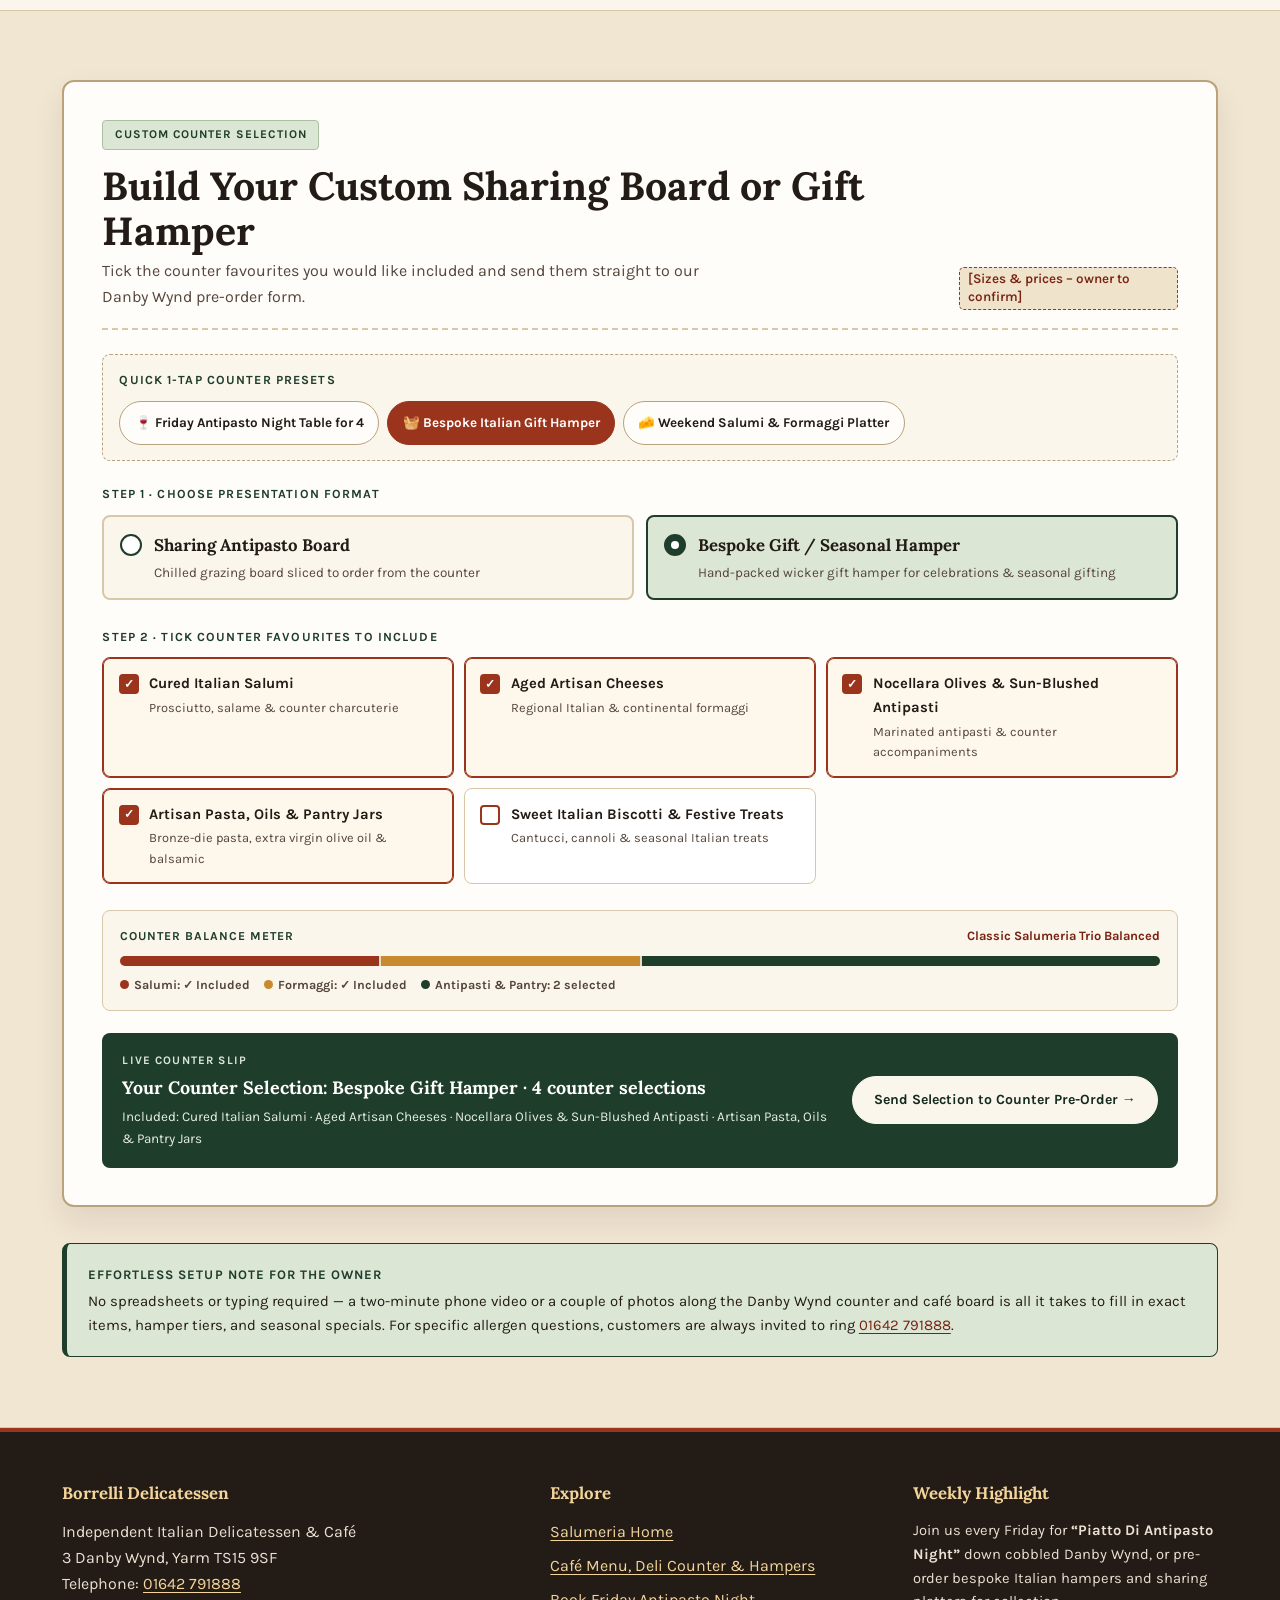
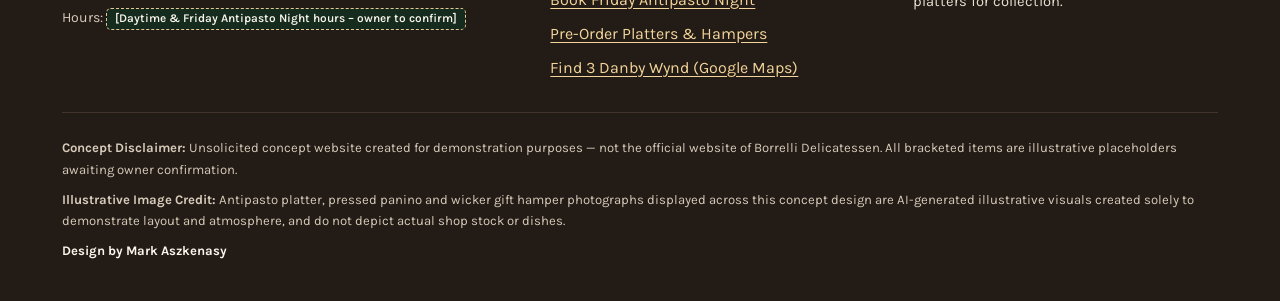
<file: menu-deli.html>
<!DOCTYPE html>
<html lang="en-GB">
<head>
  <meta charset="utf-8">
  <meta name="viewport" content="width=device-width, initial-scale=1">
  <meta name="robots" content="noindex, nofollow">
  <meta name="theme-color" content="#1F3D2B">
  <title>Café, Deli Counter &amp; Hampers | Borrelli Delicatessen, Yarm (Concept Demo)</title>
  <meta name="description" content="Daytime Italian café panini, coffee, antipasti, salumeria counter cheeses and cured meats, plus custom sharing boards and gift hampers at Borrelli Delicatessen, 3 Danby Wynd, Yarm.">
  <link rel="icon" type="image/svg+xml" href="favicon.svg">
  <link rel="stylesheet" href="css/styles.css">
</head>
<body>
  <a class="skip-link" href="#main-content">Skip to main content</a>

  <div class="concept-banner" role="region" aria-label="Concept website notice">
    <div class="concept-banner__inner">
      <p>Concept design by Mark Aszkenasy – not the official website of Borrelli Delicatessen.</p>
      <nav class="concept-switcher" aria-label="Switch concept version">
        <span class="concept-switcher__label">Concept:</span>
        <a class="concept-switcher__pill is-active" href="index.html" aria-current="true"><span>A</span></a>
        <a class="concept-switcher__pill" href="b/index.html"><span>B</span></a>
        <a class="concept-switcher__pill" href="c/index.html"><span>C</span></a>
        <a class="concept-switcher__pill" href="d/index.html"><span>D</span></a>
      </nav>
    </div>
  </div>

  <header class="shopfront-header">
    <div class="shopfront-awning" aria-hidden="true">
      <div class="shopfront-awning__slope"></div>
      <div class="shopfront-awning__valance"></div>
    </div>

    <div class="container shopfront-fascia">
      <a class="shop-brand" href="index.html">
        <img class="shop-brand__seal" src="images/logo-mark.svg" width="76" height="76" alt="Borrelli Delicatessen octagonal stamp">
        <span class="shop-brand__copy">
          <span class="shop-brand__title">Borrelli Delicatessen</span>
          <span class="shop-brand__wynd">3 Danby Wynd, Yarm</span>
        </span>
      </a>

      <button class="nav-toggle" type="button" data-nav-toggle aria-expanded="false" aria-controls="primary-nav">
        <span class="nav-toggle__icon" aria-hidden="true">
          <span></span><span></span><span></span>
        </span>
        <span>Menu</span>
      </button>

      <nav class="site-nav" id="primary-nav" data-site-nav aria-label="Primary navigation">
        <ul class="site-nav__list">
          <li><a class="site-nav__link" href="index.html">Salumeria</a></li>
          <li><a class="site-nav__link" href="menu-deli.html" aria-current="page">Café &amp; Hampers</a></li>
          <li><a class="site-nav__link" href="orders-bookings.html">Friday &amp; Pre-Orders</a></li>
          <li><a class="site-nav__link" href="index.html#danby-wynd">Danby Wynd</a></li>
        </ul>
        <a class="call-badge" href="tel:01642791888" aria-label="Call Borrelli Delicatessen on 01642 791888">
          <span aria-hidden="true">☎</span> 01642 791888
        </a>
      </nav>
    </div>
  </header>

  <main id="main-content">
    <section class="subpage-banner" aria-labelledby="menu-deli-heading">
      <div class="container subpage-banner__grid">
        <div>
          <span class="wynd-stamp">3 Danby Wynd · Off Yarm High Street</span>
          <h1 id="menu-deli-heading">Café Menu, Salumeria Counter &amp; Hampers</h1>
          <p>
            Explore our daytime Italian café menu framework alongside sliced-to-order salumi and cheeses, pantry shelves, and our interactive platter &amp; hamper counter builder.
          </p>
        </div>

        <figure class="salumeria-frame">
          <button
            class="salumeria-media-trigger"
            type="button"
            data-lightbox-src="images/hero.jpg"
            data-lightbox-alt="Generous Italian Piatto di Antipasto sharing platter with cured salumi, artisanal cheeses, olives and rustic bread"
            data-lightbox-title="Candlelit “Piatto Di Antipasto” Sharing Board"
            data-lightbox-caption="Sliced-to-order prosciutto and regional salame alongside creamy burrata, aged Parmigiano, Nocellara olives and rosemary focaccia down cobbled Danby Wynd."
            data-lightbox-cta-href="orders-bookings.html#antipasto-booking"
            data-lightbox-cta-label="Pull a Friday Table Ticket →"
            aria-label="Enlarge illustrative photo of Piatto di Antipasto sharing platter"
          >
            <img
              src="images/hero.jpg"
              width="1440"
              height="803"
              alt="Generous Italian Piatto di Antipasto sharing platter with cured salumi, artisanal cheeses, olives and rustic bread"
            >
            <span class="illus-corner-badge">Illustrative image</span>
            <span class="zoom-corner-pill" aria-hidden="true">🔍 View closer</span>
          </button>
          <figcaption>
            <span>Friday &amp; take-home Piatto di Antipasto sharing boards</span>
            <span>Illustrative image</span>
          </figcaption>
        </figure>
      </div>
    </section>

    <section class="section" aria-label="Café, salumeria counter and hampers">
      <div class="container">
        <!-- Accessible Stamped Pill Tablist -->
        <div class="pill-tablist" role="tablist" aria-label="Browse Borrelli sections">
          <button
            class="pill-tab"
            type="button"
            role="tab"
            id="tab-cafe"
            aria-selected="true"
            aria-controls="panel-cafe"
            tabindex="0"
          >
            Daytime Café &amp; Panini
          </button>

          <button
            class="pill-tab"
            type="button"
            role="tab"
            id="tab-counter"
            aria-selected="false"
            aria-controls="panel-counter"
            tabindex="-1"
          >
            Italian Deli Counter &amp; Pantry
          </button>

          <button
            class="pill-tab"
            type="button"
            role="tab"
            id="tab-hampers"
            aria-selected="false"
            aria-controls="panel-hampers"
            tabindex="-1"
          >
            Seasonal Hampers &amp; Sharing Boards
          </button>
        </div>

        <!-- PANEL 1: Daytime Café & Panini -->
        <div class="tab-panel" id="panel-cafe" role="tabpanel" aria-labelledby="tab-cafe">
          <div class="two-col-showcase" style="margin-bottom: 1.5rem;">
            <article class="deli-card deli-card--framed">
              <h2 style="font-size: 1.5rem; color: var(--terracotta-deep);">Freshly Pressed Panini &amp; Focaccia</h2>
              <p style="color: var(--walnut-muted); font-size: 0.92rem; margin-top: 0;">
                Prepared to order using cured meats, cheeses and antipasti straight from the counter.
              </p>
              <ul class="counter-list">
                <li class="counter-item">
                  <div>
                    <span class="ph">[Counter panino / focaccia #1 – owner to supply]</span>
                    <span class="counter-item__note">Filling &amp; bread description <span class="ph">[Ingredients – owner to supply]</span></span>
                  </div>
                  <span class="ph">[£—]</span>
                </li>
                <li class="counter-item">
                  <div>
                    <span class="ph">[Counter panino / focaccia #2 – owner to supply]</span>
                    <span class="counter-item__note">Served warm or cold to dine in or take away <span class="ph">[Ingredients – owner to supply]</span></span>
                  </div>
                  <span class="ph">[£—]</span>
                </li>
                <li class="counter-item">
                  <div>
                    <span class="ph">[Vegetarian Italian Caprese / Roasted Veg Panino – owner to supply]</span>
                    <span class="counter-item__note"><span class="ph">[Dietary options – owner to confirm]</span></span>
                  </div>
                  <span class="ph">[£—]</span>
                </li>
              </ul>
            </article>

            <figure class="salumeria-frame salumeria-frame--panino">
              <button
                class="salumeria-media-trigger"
                type="button"
                data-lightbox-src="images/detail-2.jpg"
                data-lightbox-alt="Freshly pressed prosciutto, melted mozzarella, roasted tomato and basil ciabatta panino on butcher paper beside an Italian espresso"
                data-lightbox-title="Daytime Café · Pressed Ciabatta Panino &amp; Espresso"
                data-lightbox-caption="Warm ciabatta panini filled with cured prosciutto, melted mozzarella, sweet tomatoes and fresh basil, served alongside rich Italian espresso."
                data-lightbox-cta-href="orders-bookings.html#antipasto-booking"
                data-lightbox-cta-label="Visit or Book Friday →"
                aria-label="Enlarge illustrative photo of freshly pressed panino and espresso"
              >
                <img
                  src="images/detail-2.jpg"
                  width="1200"
                  height="896"
                  alt="Freshly pressed prosciutto, melted mozzarella, roasted tomato and basil ciabatta panino on butcher paper beside an Italian espresso"
                >
                <span class="illus-corner-badge">Illustrative image</span>
                <span class="zoom-corner-pill" aria-hidden="true">🔍 View closer</span>
              </button>
              <figcaption>
                <span>Freshly pressed ciabatta panino &amp; Italian espresso</span>
                <span>Illustrative image</span>
              </figcaption>
            </figure>
          </div>

          <article class="deli-card deli-card--framed">
            <h2 style="font-size: 1.5rem; color: var(--basil);">Italian Coffee, Antipasti &amp; Sweet Counter</h2>
            <p style="color: var(--walnut-muted); font-size: 0.92rem; margin-top: 0;">
              Daytime &amp; Friday evening boards, espresso, Italian sodas and traditional pastries.
            </p>
            <ul class="counter-list">
              <li class="counter-item">
                <div>
                  <span class="ph">[Italian Espresso, Cappuccino, Flat White &amp; Teas – owner to supply]</span>
                  <span class="counter-item__note"><span class="ph">[Coffee roast &amp; milk choices – owner to confirm]</span></span>
                </div>
                <span class="ph">[£—]</span>
              </li>
              <li class="counter-item">
                <div>
                  <span class="ph">[Daytime Antipasto Plate / Nibbles – owner to supply]</span>
                  <span class="counter-item__note">Plus weekly Friday evening <strong>Piatto Di Antipasto Night</strong></span>
                </div>
                <span class="ph">[£—]</span>
              </li>
              <li class="counter-item">
                <div>
                  <span class="ph">[Cannoli, Biscotti &amp; Italian Cakes – owner to supply]</span>
                  <span class="counter-item__note"><span class="ph">[Daily counter bakes – owner to supply]</span></span>
                </div>
                <span class="ph">[£—]</span>
              </li>
            </ul>
          </article>
        </div>

        <!-- PANEL 2: Italian Deli Counter & Pantry -->
        <div class="tab-panel" id="panel-counter" role="tabpanel" aria-labelledby="tab-counter" hidden>
          <div class="two-col-showcase" style="margin-bottom: 1.5rem;">
            <article class="deli-card deli-card--framed">
              <h2 style="font-size: 1.5rem; color: var(--terracotta-deep);">Salumi &amp; Artisanal Cheeses</h2>
              <p style="color: var(--walnut-muted); font-size: 0.92rem; margin-top: 0;">
                Sliced fresh to order by weight for home cooking, grazing boards, or weekend entertaining.
              </p>
              <ul class="counter-list">
                <li class="counter-item">
                  <div>
                    <strong>Cured Italian Meats &amp; Salumi</strong>
                    <span class="counter-item__note"><span class="ph">[Counter item / price per 100g – owner to supply]</span></span>
                  </div>
                  <span class="ph">[£— / 100g]</span>
                </li>
                <li class="counter-item">
                  <div>
                    <strong>Italian &amp; Continental Cheeses</strong>
                    <span class="counter-item__note"><span class="ph">[Counter item / price per 100g – owner to supply]</span></span>
                  </div>
                  <span class="ph">[£— / 100g]</span>
                </li>
                <li class="counter-item">
                  <div>
                    <strong>Olives, Sun-Blushed Tomatoes &amp; Marinated Antipasti</strong>
                    <span class="counter-item__note"><span class="ph">[Counter tub / weight pricing – owner to supply]</span></span>
                  </div>
                  <span class="ph">[£—]</span>
                </li>
              </ul>
            </article>

            <figure class="salumeria-frame salumeria-frame--detail">
              <button
                class="salumeria-media-trigger"
                type="button"
                data-lightbox-src="images/detail-1.jpg"
                data-lightbox-alt="Artisanal wicker Italian gift hamper tied with a terracotta ribbon, filled with extra virgin olive oil, bronze-die pasta and marinated antipasti jars"
                data-lightbox-title="Italian Pantry Shelves &amp; Terracotta-Ribbon Hampers"
                data-lightbox-caption="Extra-virgin olive oils, bronze-die regional pastas and marinated antipasti jars curated along our Danby Wynd shelves."
                data-lightbox-cta-href="#deli-customiser"
                data-lightbox-cta-label="Build a Board or Hamper ↓"
                aria-label="Enlarge illustrative photo of Italian pantry jars and terracotta-ribbon hamper"
              >
                <img
                  src="images/detail-1.jpg"
                  width="1200"
                  height="896"
                  alt="Artisanal wicker Italian gift hamper tied with a terracotta ribbon, filled with extra virgin olive oil, bronze-die pasta and marinated antipasti jars"
                >
                <span class="illus-corner-badge">Illustrative image</span>
                <span class="zoom-corner-pill" aria-hidden="true">🔍 View closer</span>
              </button>
              <figcaption>
                <span>Regional olive oils, bronze-die pastas &amp; pantry gifting</span>
                <span>Illustrative image</span>
              </figcaption>
            </figure>
          </div>

          <article class="deli-card deli-card--framed">
            <h2 style="font-size: 1.5rem; color: var(--basil);">Fine Italian Pantry Shelves</h2>
            <p style="color: var(--walnut-muted); font-size: 0.92rem; margin-top: 0;">
              Regional Italian store-cupboard essentials curated at 3 Danby Wynd.
            </p>
            <ul class="counter-list">
              <li class="counter-item">
                <div>
                  <strong>Extra Virgin Olive Oils &amp; Aged Balsamic</strong>
                  <span class="counter-item__note"><span class="ph">[Featured producers / bottle range – owner to supply]</span></span>
                </div>
                <span class="ph">[Price – owner to confirm]</span>
              </li>
              <li class="counter-item">
                <div>
                  <strong>Bronze-Die Pastas, Risotto Rice &amp; Regional Sauces</strong>
                  <span class="counter-item__note"><span class="ph">[Shelf staples – owner to supply]</span></span>
                </div>
                <span class="ph">[Price – owner to confirm]</span>
              </li>
              <li class="counter-item">
                <div>
                  <strong>Sweet Treats, Biscotti &amp; Seasonal Panettone</strong>
                  <span class="counter-item__note"><span class="ph">[Seasonal gift lines – owner to supply]</span></span>
                </div>
                <span class="ph">[Price – owner to confirm]</span>
              </li>
            </ul>
          </article>
        </div>

        <!-- PANEL 3: Seasonal Hampers & Sharing Boards -->
        <div class="tab-panel" id="panel-hampers" role="tabpanel" aria-labelledby="tab-hampers" hidden>
          <div class="two-col-showcase">
            <div class="deli-card deli-card--framed">
              <span class="wynd-stamp">Made to Order at 3 Danby Wynd</span>
              <h2 style="font-size: 1.65rem;">Bespoke Gift Hampers &amp; Sharing Platters</h2>
              <p style="color: var(--walnut-muted); margin-top: 0;">
                Hand-assembled wicker hampers, corporate thank-you gifts, and chilled antipasto platters ready to collect before dinner parties or celebrations.
              </p>

              <ul class="counter-list">
                <li class="counter-item">
                  <div>
                    <strong>Bespoke Italian Gift Hampers</strong>
                    <span class="counter-item__note">Tailored to budget or dietary preference · <span class="ph">[Sizes &amp; prices – owner to confirm]</span></span>
                  </div>
                  <span class="ph">[From £—]</span>
                </li>
                <li class="counter-item">
                  <div>
                    <strong>Take-Home Antipasto Sharing Platters</strong>
                    <span class="counter-item__note">Prepared fresh from the salumeria counter · <span class="ph">[Platter tiers &amp; notice required – owner to confirm]</span></span>
                  </div>
                  <span class="ph">[From £—]</span>
                </li>
              </ul>

              <div class="btn-row">
                <a class="btn btn--terracotta" href="#deli-customiser">Customise Below ↓</a>
                <a class="btn btn--cream-outline" href="tel:01642791888">Discuss by Phone</a>
              </div>
            </div>

            <figure class="salumeria-frame salumeria-frame--hamper">
              <button
                class="salumeria-media-trigger"
                type="button"
                data-lightbox-src="images/feature.jpg"
                data-lightbox-alt="Wicker gift hamper packed with Italian olive oil, artisan pasta, preserves and delicatessen treats"
                data-lightbox-title="Hinged Wicker Seasonal &amp; Corporate Hamper"
                data-lightbox-caption="Hand-packed wicker hampers assembled to order at 3 Danby Wynd with olive oils, tagliatelle nests, pesto jars and almond biscotti."
                data-lightbox-cta-href="orders-bookings.html#hamper-preorder"
                data-lightbox-cta-label="Pre-Order a Gift Hamper →"
                aria-label="Enlarge illustrative photo of bespoke wicker gift hamper"
              >
                <img
                  src="images/feature.jpg"
                  width="1200"
                  height="896"
                  alt="Wicker gift hamper packed with Italian olive oil, artisan pasta, preserves and delicatessen treats"
                >
                <span class="illus-corner-badge">Illustrative image</span>
                <span class="zoom-corner-pill" aria-hidden="true">🔍 View closer</span>
              </button>
              <figcaption>
                <span>Bespoke wicker gift hamper presentation</span>
                <span>Illustrative image</span>
              </figcaption>
            </figure>
          </div>
        </div>
      </div>
    </section>

    <!-- Interactive Platter & Hamper Customiser also featured on menu-deli.html -->
    <section class="section section--kraft" id="deli-customiser" aria-labelledby="menu-builder-heading">
      <div class="container">
        <div class="counter-builder" data-counter-builder>
          <div class="counter-builder__header">
            <div>
              <span class="wynd-stamp">Custom Counter Selection</span>
              <h2 id="menu-builder-heading" style="margin-bottom: 0.25rem;">Build Your Custom Sharing Board or Gift Hamper</h2>
              <p style="margin: 0; color: var(--walnut-muted); max-width: 60ch;">
                Tick the counter favourites you would like included and send them straight to our Danby Wynd pre-order form.
              </p>
            </div>
            <span class="ph">[Sizes &amp; prices – owner to confirm]</span>
          </div>

          <div class="counter-presets-box">
            <span class="counter-step-label">Quick 1-Tap Counter Presets</span>
            <div class="preset-pills-row" role="group" aria-label="One-tap counter presets">
              <button class="preset-pill" type="button" data-counter-preset="friday4">
                🍷 Friday Antipasto Night Table for 4
              </button>
              <button class="preset-pill is-active" type="button" data-counter-preset="hamper">
                🧺 Bespoke Italian Gift Hamper
              </button>
              <button class="preset-pill" type="button" data-counter-preset="platter">
                🧀 Weekend Salumi &amp; Formaggi Platter
              </button>
            </div>
          </div>

          <div>
            <span class="counter-step-label">Step 1 · Choose Presentation Format</span>
            <div class="builder-formats">
              <div class="builder-choice">
                <input
                  type="radio"
                  id="deli-fmt-board"
                  name="deli_counter_format"
                  value="Sharing Antipasto Board"
                  data-builder-format
                >
                <label for="deli-fmt-board">
                  <span class="builder-choice__indicator" aria-hidden="true"></span>
                  <span>
                    <span class="builder-choice__title">Sharing Antipasto Board</span>
                    <span class="builder-choice__sub">Chilled grazing board sliced to order from the counter</span>
                  </span>
                </label>
              </div>

              <div class="builder-choice">
                <input
                  type="radio"
                  id="deli-fmt-hamper"
                  name="deli_counter_format"
                  value="Bespoke Gift Hamper"
                  data-builder-format
                  checked
                >
                <label for="deli-fmt-hamper">
                  <span class="builder-choice__indicator" aria-hidden="true"></span>
                  <span>
                    <span class="builder-choice__title">Bespoke Gift / Seasonal Hamper</span>
                    <span class="builder-choice__sub">Hand-packed wicker gift hamper for celebrations &amp; seasonal gifting</span>
                  </span>
                </label>
              </div>
            </div>
          </div>

          <div>
            <span class="counter-step-label">Step 2 · Tick Counter Favourites to Include</span>
            <div class="builder-items-grid">
              <div class="builder-tick">
                <input
                  type="checkbox"
                  id="deli-item-salumi"
                  value="Cured Italian Salumi"
                  data-builder-item
                  data-category="salumi"
                  checked
                >
                <label for="deli-item-salumi">
                  <span class="builder-tick__box" aria-hidden="true"></span>
                  <span>
                    <span class="builder-tick__name">Cured Italian Salumi</span>
                    <span class="builder-tick__note">Prosciutto, salame &amp; counter charcuterie</span>
                  </span>
                </label>
              </div>

              <div class="builder-tick">
                <input
                  type="checkbox"
                  id="deli-item-cheese"
                  value="Aged Artisan Cheeses"
                  data-builder-item
                  data-category="formaggi"
                  checked
                >
                <label for="deli-item-cheese">
                  <span class="builder-tick__box" aria-hidden="true"></span>
                  <span>
                    <span class="builder-tick__name">Aged Artisan Cheeses</span>
                    <span class="builder-tick__note">Regional Italian &amp; continental formaggi</span>
                  </span>
                </label>
              </div>

              <div class="builder-tick">
                <input
                  type="checkbox"
                  id="deli-item-olives"
                  value="Nocellara Olives &amp; Sun-Blushed Antipasti"
                  data-builder-item
                  data-category="antipasti"
                  checked
                >
                <label for="deli-item-olives">
                  <span class="builder-tick__box" aria-hidden="true"></span>
                  <span>
                    <span class="builder-tick__name">Nocellara Olives &amp; Sun-Blushed Antipasti</span>
                    <span class="builder-tick__note">Marinated antipasti &amp; counter accompaniments</span>
                  </span>
                </label>
              </div>

              <div class="builder-tick">
                <input
                  type="checkbox"
                  id="deli-item-pantry"
                  value="Artisan Pasta, Oils &amp; Pantry Jars"
                  data-builder-item
                  data-category="antipasti"
                  checked
                >
                <label for="deli-item-pantry">
                  <span class="builder-tick__box" aria-hidden="true"></span>
                  <span>
                    <span class="builder-tick__name">Artisan Pasta, Oils &amp; Pantry Jars</span>
                    <span class="builder-tick__note">Bronze-die pasta, extra virgin olive oil &amp; balsamic</span>
                  </span>
                </label>
              </div>

              <div class="builder-tick">
                <input
                  type="checkbox"
                  id="deli-item-sweet"
                  value="Sweet Italian Biscotti &amp; Festive Treats"
                  data-builder-item
                  data-category="antipasti"
                >
                <label for="deli-item-sweet">
                  <span class="builder-tick__box" aria-hidden="true"></span>
                  <span>
                    <span class="builder-tick__name">Sweet Italian Biscotti &amp; Festive Treats</span>
                    <span class="builder-tick__note">Cantucci, cannoli &amp; seasonal Italian treats</span>
                  </span>
                </label>
              </div>
            </div>
          </div>

          <div class="balance-meter" data-balance-meter aria-label="Counter balance meter">
            <div class="balance-meter__head">
              <span class="balance-meter__title">Counter Balance Meter</span>
              <span class="balance-meter__verdict" data-balance-verdict>Classic Salumeria Trio Balanced</span>
            </div>
            <div class="balance-meter__track" aria-hidden="true">
              <div class="balance-meter__seg balance-meter__seg--salumi" data-seg-salumi style="width: 25%"></div>
              <div class="balance-meter__seg balance-meter__seg--formaggi" data-seg-formaggi style="width: 25%"></div>
              <div class="balance-meter__seg balance-meter__seg--antipasti" data-seg-antipasti style="width: 50%"></div>
            </div>
            <div class="balance-meter__legend">
              <span class="balance-pill" data-pill-salumi><span class="balance-pill__dot balance-pill__dot--salumi"></span> Salumi: ✓ Included</span>
              <span class="balance-pill" data-pill-formaggi><span class="balance-pill__dot balance-pill__dot--formaggi"></span> Formaggi: ✓ Included</span>
              <span class="balance-pill" data-pill-antipasti><span class="balance-pill__dot balance-pill__dot--antipasti"></span> Antipasti &amp; Pantry: 2 selected</span>
            </div>
          </div>

          <div class="builder-summary-bar basil-surface" role="status" aria-live="polite">
            <div>
              <p class="builder-summary-bar__eyebrow">Live Counter Slip</p>
              <p class="builder-summary-bar__status" data-builder-status>
                Your Counter Selection: Bespoke Gift Hamper · 4 counter selections
              </p>
              <p class="builder-summary-bar__items" data-builder-items-preview>
                Included: Cured Italian Salumi · Aged Artisan Cheeses · Nocellara Olives &amp; Sun-Blushed Antipasti · Artisan Pasta, Oils &amp; Pantry Jars
              </p>
            </div>

            <a class="btn btn--on-basil" href="orders-bookings.html?preorder=1#hamper-preorder" data-send-preorder>
              Send Selection to Counter Pre-Order →
            </a>
          </div>
        </div>

        <!-- Zero-Homework Owner Onboarding Note -->
        <aside class="counter-note-banner" aria-label="Owner onboarding note">
          <strong>Effortless Setup Note for the Owner</strong>
          <p>
            No spreadsheets or typing required — a two-minute phone video or a couple of photos along the Danby Wynd counter and café board is all it takes to fill in exact items, hamper tiers, and seasonal specials. For specific allergen questions, customers are always invited to ring <a href="tel:01642791888">01642 791888</a>.
          </p>
        </aside>
      </div>
    </section>
  </main>

  <footer class="site-footer">
    <div class="container">
      <div class="footer-grid">
        <div>
          <p class="footer-title">Borrelli Delicatessen</p>
          <p style="margin: 0 0 0.65rem; color: #EAE1D3;">
            Independent Italian Delicatessen &amp; Café<br>
            3 Danby Wynd, Yarm TS15 9SF<br>
            Telephone: <a href="tel:01642791888">01642 791888</a>
          </p>
          <p style="margin: 0; font-size: 0.88rem; color: #D7CBB9;">
            Hours: <span class="ph">[Daytime &amp; Friday Antipasto Night hours – owner to confirm]</span>
          </p>
        </div>

        <div>
          <p class="footer-title">Explore</p>
          <ul class="footer-links">
            <li><a href="index.html">Salumeria Home</a></li>
            <li><a href="menu-deli.html">Café Menu, Deli Counter &amp; Hampers</a></li>
            <li><a href="orders-bookings.html#antipasto-booking">Book Friday Antipasto Night</a></li>
            <li><a href="orders-bookings.html#hamper-preorder">Pre-Order Platters &amp; Hampers</a></li>
            <li><a href="https://www.google.com/maps/search/?api=1&amp;query=Borrelli+Delicatessen+3+Danby+Wynd+Yarm+TS15+9SF" target="_blank" rel="noopener noreferrer">Find 3 Danby Wynd (Google Maps)</a></li>
          </ul>
        </div>

        <div>
          <p class="footer-title">Weekly Highlight</p>
          <p style="margin: 0; font-size: 0.92rem; color: #EAE1D3;">
            Join us every Friday for <strong>“Piatto Di Antipasto Night”</strong> down cobbled Danby Wynd, or pre-order bespoke Italian hampers and sharing platters for collection.
          </p>
        </div>
      </div>

      <div class="footer-disclaimers">
        <p><strong>Concept Disclaimer:</strong> Unsolicited concept website created for demonstration purposes — not the official website of Borrelli Delicatessen. All bracketed items are illustrative placeholders awaiting owner confirmation.</p>
        <p><strong>Illustrative Image Credit:</strong> Antipasto platter, pressed panino and wicker gift hamper photographs displayed across this concept design are AI-generated illustrative visuals created solely to demonstrate layout and atmosphere, and do not depict actual shop stock or dishes.</p>
        <p class="footer-credit">Design by Mark Aszkenasy</p>
      </div>
    </div>
  </footer>

  <!-- Accessible Native Photo Lightbox -->
  <dialog class="borrelli-lightbox" id="borrelli-lightbox" aria-labelledby="lightbox-title">
    <div class="borrelli-lightbox__inner">
      <div class="borrelli-lightbox__top">
        <span class="borrelli-lightbox__tag">Illustrative image · 3 Danby Wynd</span>
        <button class="borrelli-lightbox__close" type="button" data-lightbox-close aria-label="Close photo preview">✕</button>
      </div>
      <div class="borrelli-lightbox__media">
        <img id="lightbox-img" src="images/hero.jpg" alt="">
      </div>
      <div class="borrelli-lightbox__body">
        <div class="borrelli-lightbox__copy">
          <h3 class="borrelli-lightbox__title" id="lightbox-title">Candlelit “Piatto Di Antipasto” Sharing Board</h3>
          <p class="borrelli-lightbox__caption" id="lightbox-caption"></p>
        </div>
        <a class="btn btn--terracotta" id="lightbox-cta" href="orders-bookings.html">Order or Book →</a>
      </div>
    </div>
  </dialog>

  <!-- Non-blocking Micro-Toast -->
  <div class="borrelli-toast" id="borrelli-toast" role="status" aria-live="polite" aria-atomic="true"></div>

  <nav class="mobile-action-bar" aria-label="Quick mobile actions">
    <a class="mobile-action-bar__btn" href="tel:01642791888">Call</a>
    <a class="mobile-action-bar__btn" href="menu-deli.html" aria-current="page">Deli &amp; Menu</a>
    <a class="mobile-action-bar__btn mobile-action-bar__btn--primary" href="orders-bookings.html">Friday / Order</a>
  </nav>

  <script src="js/main.js"></script>
</body>
</html>
</file>
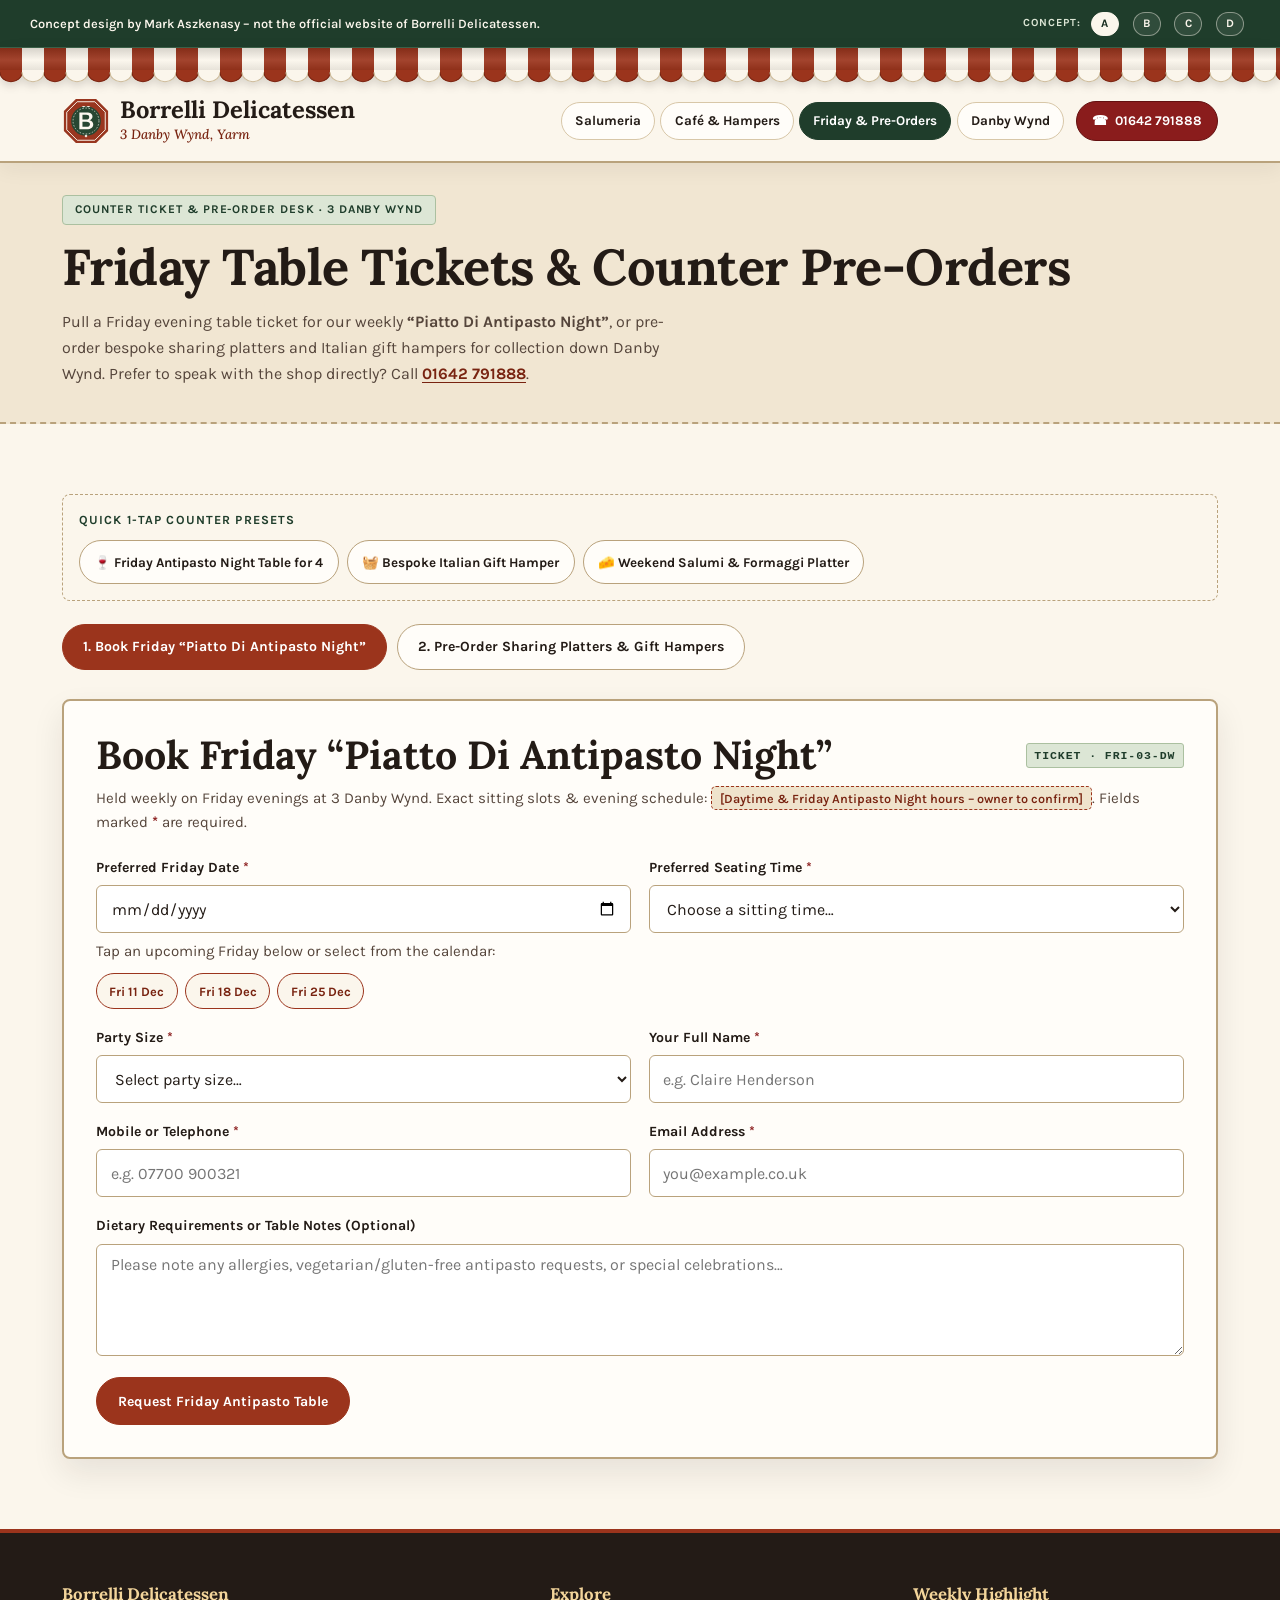
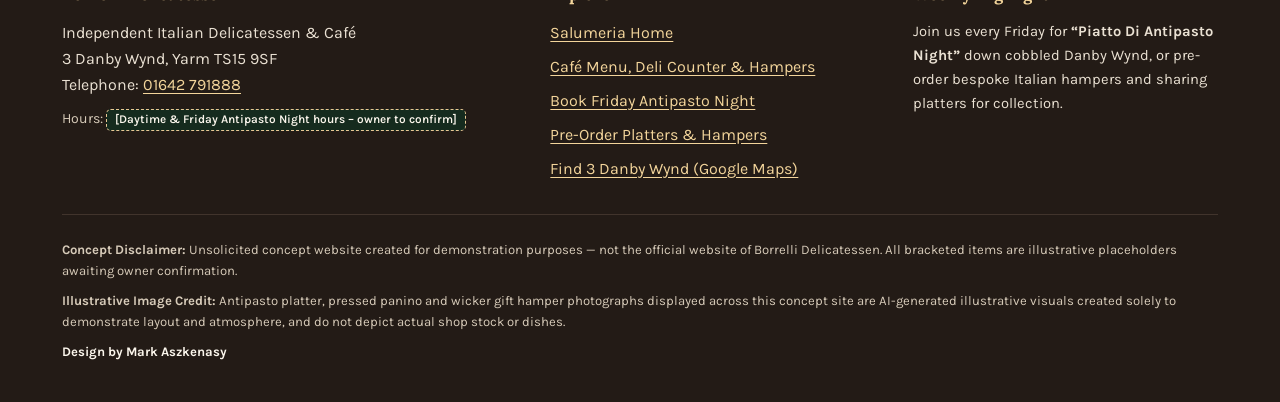
<file: orders-bookings.html>
<!DOCTYPE html>
<html lang="en-GB">
<head>
  <meta charset="utf-8">
  <meta name="viewport" content="width=device-width, initial-scale=1">
  <meta name="robots" content="noindex, nofollow">
  <meta name="theme-color" content="#1F3D2B">
  <title>Friday Bookings &amp; Pre-Orders | Borrelli Delicatessen, Yarm (Concept Demo)</title>
  <meta name="description" content="Book a table for Friday Piatto Di Antipasto Night or pre-order bespoke Italian sharing platters and wicker gift hampers for collection at Borrelli Delicatessen, 3 Danby Wynd, Yarm.">
  <link rel="icon" type="image/svg+xml" href="favicon.svg">
  <link rel="stylesheet" href="css/styles.css">
</head>
<body>
  <a class="skip-link" href="#main-content">Skip to main content</a>

  <div class="concept-banner" role="region" aria-label="Concept website notice">
    <div class="concept-banner__inner">
      <p>Concept design by Mark Aszkenasy – not the official website of Borrelli Delicatessen.</p>
      <nav class="concept-switcher" aria-label="Switch concept version">
        <span class="concept-switcher__label">Concept:</span>
        <a class="concept-switcher__pill is-active" href="index.html" aria-current="true"><span>A</span></a>
        <a class="concept-switcher__pill" href="b/index.html"><span>B</span></a>
        <a class="concept-switcher__pill" href="c/index.html"><span>C</span></a>
        <a class="concept-switcher__pill" href="d/index.html"><span>D</span></a>
      </nav>
    </div>
  </div>

  <header class="shopfront-header">
    <div class="shopfront-awning" aria-hidden="true">
      <div class="shopfront-awning__slope"></div>
      <div class="shopfront-awning__valance"></div>
    </div>

    <div class="container shopfront-fascia">
      <a class="shop-brand" href="index.html">
        <img class="shop-brand__seal" src="images/logo-mark.svg" width="76" height="76" alt="Borrelli Delicatessen octagonal stamp">
        <span class="shop-brand__copy">
          <span class="shop-brand__title">Borrelli Delicatessen</span>
          <span class="shop-brand__wynd">3 Danby Wynd, Yarm</span>
        </span>
      </a>

      <button class="nav-toggle" type="button" data-nav-toggle aria-expanded="false" aria-controls="primary-nav">
        <span class="nav-toggle__icon" aria-hidden="true">
          <span></span><span></span><span></span>
        </span>
        <span>Menu</span>
      </button>

      <nav class="site-nav" id="primary-nav" data-site-nav aria-label="Primary navigation">
        <ul class="site-nav__list">
          <li><a class="site-nav__link" href="index.html">Salumeria</a></li>
          <li><a class="site-nav__link" href="menu-deli.html">Café &amp; Hampers</a></li>
          <li><a class="site-nav__link" href="orders-bookings.html" aria-current="page">Friday &amp; Pre-Orders</a></li>
          <li><a class="site-nav__link" href="index.html#danby-wynd">Danby Wynd</a></li>
        </ul>
        <a class="call-badge" href="tel:01642791888" aria-label="Call Borrelli Delicatessen on 01642 791888">
          <span aria-hidden="true">☎</span> 01642 791888
        </a>
      </nav>
    </div>
  </header>

  <main id="main-content">
    <section class="subpage-banner" aria-labelledby="bookings-orders-heading">
      <div class="container">
        <span class="wynd-stamp">Counter Ticket &amp; Pre-Order Desk · 3 Danby Wynd</span>
        <h1 id="bookings-orders-heading">Friday Table Tickets &amp; Counter Pre-Orders</h1>
        <p>
          Pull a Friday evening table ticket for our weekly <strong>“Piatto Di Antipasto Night”</strong>, or pre-order bespoke sharing platters and Italian gift hampers for collection down Danby Wynd. Prefer to speak with the shop directly? Call <a href="tel:01642791888"><strong>01642 791888</strong></a>.
        </p>
      </div>
    </section>

    <section class="section" aria-label="Friday table booking and hamper pre-order forms">
      <div class="container">
        <!-- Quick 1-Tap Counter Presets -->
        <div class="counter-presets-box" data-booking-presets>
          <span class="counter-step-label">Quick 1-Tap Counter Presets</span>
          <div class="preset-pills-row" role="group" aria-label="One-tap booking and pre-order presets">
            <button class="preset-pill" type="button" data-order-preset="friday4">
              🍷 Friday Antipasto Night Table for 4
            </button>
            <button class="preset-pill" type="button" data-order-preset="hamper">
              🧺 Bespoke Italian Gift Hamper
            </button>
            <button class="preset-pill" type="button" data-order-preset="platter">
              🧀 Weekend Salumi &amp; Formaggi Platter
            </button>
          </div>
        </div>

        <!-- Accessible Dual Form Switcher -->
        <div class="pill-tablist" role="tablist" aria-label="Choose booking or pre-order">
          <button
            class="pill-tab"
            type="button"
            role="tab"
            id="tab-antipasto"
            aria-selected="true"
            aria-controls="panel-antipasto"
            data-hash="antipasto-booking"
            tabindex="0"
          >
            1. Book Friday “Piatto Di Antipasto Night”
          </button>

          <button
            class="pill-tab"
            type="button"
            role="tab"
            id="tab-preorder"
            aria-selected="false"
            aria-controls="panel-preorder"
            data-hash="hamper-preorder"
            tabindex="-1"
          >
            2. Pre-Order Sharing Platters &amp; Gift Hampers
          </button>
        </div>

        <!-- PANEL 1: Book Friday "Piatto Di Antipasto Night" -->
        <div class="tab-panel" id="panel-antipasto" role="tabpanel" aria-labelledby="tab-antipasto">
          <div class="deli-card deli-card--framed">
            <div style="display: flex; flex-wrap: wrap; justify-content: space-between; align-items: center; gap: 0.5rem; margin-bottom: 0.45rem;">
              <h2 style="margin: 0;">Book Friday “Piatto Di Antipasto Night”</h2>
              <span class="perforated-ticket__serial">TICKET · FRI-03-DW</span>
            </div>
            <p style="color: var(--walnut-muted); margin: 0 0 1.4rem;">
              Held weekly on Friday evenings at 3 Danby Wynd. Exact sitting slots &amp; evening schedule: <span class="ph">[Daytime &amp; Friday Antipasto Night hours – owner to confirm]</span>. Fields marked <span class="req-mark">*</span> are required.
            </p>

            <form data-demo-form novalidate>
              <div class="form-grid form-grid--two">
                <div class="form-field">
                  <label for="anti-date">Preferred Friday Date <span class="req-mark" aria-hidden="true">*</span></label>
                  <input
                    class="form-control"
                    type="date"
                    id="anti-date"
                    name="preferred_date"
                    required
                    aria-describedby="anti-date-err"
                    data-error-empty="Please choose a Friday date for your table."
                  >
                  <p class="form-help">Tap an upcoming Friday below or select from the calendar:</p>
                  <div class="friday-chips" data-friday-chips aria-label="Quick select upcoming Fridays"></div>
                  <p class="field-error" id="anti-date-err" hidden></p>
                </div>

                <div class="form-field">
                  <label for="anti-time">Preferred Seating Time <span class="req-mark" aria-hidden="true">*</span></label>
                  <select
                    class="form-control"
                    id="anti-time"
                    name="seating_time"
                    required
                    aria-describedby="anti-time-err"
                    data-error-empty="Please select your preferred Friday sitting time."
                  >
                    <option value="">Choose a sitting time…</option>
                    <option value="early-friday">Early Friday Evening Sitting [Exact time – owner to confirm]</option>
                    <option value="mid-friday">Main Friday Evening Sitting [Exact time – owner to confirm]</option>
                    <option value="later-friday">Later Friday Sitting [Exact time – owner to confirm]</option>
                  </select>
                  <p class="field-error" id="anti-time-err" hidden></p>
                </div>

                <div class="form-field">
                  <label for="anti-party">Party Size <span class="req-mark" aria-hidden="true">*</span></label>
                  <select
                    class="form-control"
                    id="anti-party"
                    name="party_size"
                    required
                    aria-describedby="anti-party-err"
                    data-error-empty="Please select how many guests are joining."
                  >
                    <option value="">Select party size…</option>
                    <option value="2 Guests">2 Guests</option>
                    <option value="3 Guests">3 Guests</option>
                    <option value="4 Guests">4 Guests</option>
                    <option value="5 Guests">5 Guests</option>
                    <option value="6 Guests">6 Guests</option>
                    <option value="Larger Group">7+ Guests (Enquire for availability)</option>
                  </select>
                  <p class="field-error" id="anti-party-err" hidden></p>
                </div>

                <div class="form-field">
                  <label for="anti-name">Your Full Name <span class="req-mark" aria-hidden="true">*</span></label>
                  <input
                    class="form-control"
                    type="text"
                    id="anti-name"
                    name="customer_name"
                    autocomplete="name"
                    placeholder="e.g. Claire Henderson"
                    required
                    aria-describedby="anti-name-err"
                    data-error-empty="Please enter your full name."
                  >
                  <p class="field-error" id="anti-name-err" hidden></p>
                </div>

                <div class="form-field">
                  <label for="anti-phone">Mobile or Telephone <span class="req-mark" aria-hidden="true">*</span></label>
                  <input
                    class="form-control"
                    type="tel"
                    id="anti-phone"
                    name="customer_phone"
                    autocomplete="tel"
                    placeholder="e.g. 07700 900321"
                    required
                    aria-describedby="anti-phone-err"
                    data-error-empty="Please enter a contact telephone number."
                  >
                  <p class="field-error" id="anti-phone-err" hidden></p>
                </div>

                <div class="form-field">
                  <label for="anti-email">Email Address <span class="req-mark" aria-hidden="true">*</span></label>
                  <input
                    class="form-control"
                    type="email"
                    id="anti-email"
                    name="customer_email"
                    autocomplete="email"
                    placeholder="you@example.co.uk"
                    required
                    aria-describedby="anti-email-err"
                    data-error-empty="Please enter a valid email address."
                  >
                  <p class="field-error" id="anti-email-err" hidden></p>
                </div>

                <div class="form-field form-field--full">
                  <label for="anti-notes">Dietary Requirements or Table Notes (Optional)</label>
                  <textarea
                    class="form-control"
                    id="anti-notes"
                    name="dietary_notes"
                    placeholder="Please note any allergies, vegetarian/gluten-free antipasto requests, or special celebrations…"
                  ></textarea>
                </div>
              </div>

              <div class="btn-row">
                <button class="btn btn--terracotta" type="submit">Request Friday Antipasto Table</button>
              </div>

              <div class="demo-status-panel" data-demo-status role="status" aria-live="polite" tabindex="-1" hidden>
                <p class="demo-status-panel__headline">Demo only – in the live site this would go straight to Borrelli Delicatessen.</p>
                <p class="demo-status-panel__summary" data-demo-summary></p>
                <div class="owner-receipt-card" data-owner-ticket></div>
              </div>
            </form>
          </div>
        </div>

        <!-- PANEL 2: Pre-Order Sharing Platters & Gift Hampers -->
        <div class="tab-panel" id="panel-preorder" role="tabpanel" aria-labelledby="tab-preorder" hidden>
          <div class="deli-card deli-card--framed">
            <h2 style="margin-bottom: 0.35rem;">Pre-Order Sharing Platters &amp; Gift Hampers</h2>
            <p style="color: var(--walnut-muted); margin: 0 0 1.4rem;">
              Order hand-packed Italian gift hampers or chilled antipasto grazing platters for collection at <strong>3 Danby Wynd, Yarm TS15 9SF</strong>. Tier details: <span class="ph">[Sizes &amp; prices – owner to confirm]</span>.
            </p>

            <!-- Auto-populated banner when arriving from the Counter Customiser -->
            <div class="preorder-prefill-notice" data-prefill-banner hidden>
              <span data-prefill-text>✓ Loaded your Counter Customiser selection below.</span>
              <button class="preorder-prefill-clear" type="button" data-clear-prefill>Clear custom selection</button>
            </div>

            <form data-demo-form novalidate>
              <div class="form-grid form-grid--two">
                <div class="form-field">
                  <label for="ord-tier">Platter or Hamper Selection <span class="req-mark" aria-hidden="true">*</span></label>
                  <select
                    class="form-control"
                    id="ord-tier"
                    name="order_tier"
                    required
                    aria-describedby="ord-tier-err"
                    data-error-empty="Please select a platter or hamper option."
                  >
                    <option value="">Choose platter or hamper tier…</option>
                    <option value="Sharing Platter (For Two)">Antipasto Sharing Platter — For Two [Sizes &amp; prices – owner to confirm]</option>
                    <option value="Sharing Platter (Entertaining)">Large Entertaining Antipasto Platter [Sizes &amp; prices – owner to confirm]</option>
                    <option value="Classic Gift Hamper">Classic Italian Gift Hamper [Sizes &amp; prices – owner to confirm]</option>
                    <option value="Luxury Wicker Hamper">Luxury Wicker Salumeria Hamper [Sizes &amp; prices – owner to confirm]</option>
                    <option value="Bespoke / Corporate">Bespoke or Corporate Multi-Hamper Order</option>
                  </select>
                  <p class="field-error" id="ord-tier-err" hidden></p>
                </div>

                <div class="form-field">
                  <label for="ord-date">Preferred Collection Date (3 Danby Wynd) <span class="req-mark" aria-hidden="true">*</span></label>
                  <input
                    class="form-control"
                    type="date"
                    id="ord-date"
                    name="collection_date"
                    required
                    aria-describedby="ord-date-err"
                    data-error-empty="Please select your preferred collection date."
                  >
                  <p class="field-error" id="ord-date-err" hidden></p>
                </div>

                <div class="form-field">
                  <label for="ord-name">Your Full Name <span class="req-mark" aria-hidden="true">*</span></label>
                  <input
                    class="form-control"
                    type="text"
                    id="ord-name"
                    name="customer_name"
                    autocomplete="name"
                    placeholder="e.g. David Rossi"
                    required
                    aria-describedby="ord-name-err"
                    data-error-empty="Please enter your full name."
                  >
                  <p class="field-error" id="ord-name-err" hidden></p>
                </div>

                <div class="form-field">
                  <label for="ord-phone">Telephone Number <span class="req-mark" aria-hidden="true">*</span></label>
                  <input
                    class="form-control"
                    type="tel"
                    id="ord-phone"
                    name="customer_phone"
                    autocomplete="tel"
                    placeholder="e.g. 07700 900654"
                    required
                    aria-describedby="ord-phone-err"
                    data-error-empty="Please provide a telephone number."
                  >
                  <p class="field-error" id="ord-phone-err" hidden></p>
                </div>

                <div class="form-field form-field--full">
                  <label for="ord-email">Email Address <span class="req-mark" aria-hidden="true">*</span></label>
                  <input
                    class="form-control"
                    type="email"
                    id="ord-email"
                    name="customer_email"
                    autocomplete="email"
                    placeholder="you@example.co.uk"
                    required
                    aria-describedby="ord-email-err"
                    data-error-empty="Please enter a valid email address."
                  >
                  <p class="field-error" id="ord-email-err" hidden></p>
                </div>

                <div class="form-field form-field--full">
                  <label for="ord-notes">Gift Tag Message, Favourite Counter Items or Dietary Notes <span class="req-mark" aria-hidden="true">*</span></label>
                  <textarea
                    class="form-control"
                    id="ord-notes"
                    name="gift_and_dietary_notes"
                    required
                    aria-describedby="ord-notes-err"
                    data-error-empty="Please share any preferences, budget guide, or dietary/gift message notes."
                    placeholder="Let us know target budget, favourite cheeses/salumi/sweet vs savoury items, gift card wording, or allergies…"
                  ></textarea>
                  <p class="field-error" id="ord-notes-err" hidden></p>
                </div>
              </div>

              <div class="btn-row">
                <button class="btn btn--basil" type="submit">Send Platter / Hamper Pre-Order</button>
              </div>

              <div class="demo-status-panel" data-demo-status role="status" aria-live="polite" tabindex="-1" hidden>
                <p class="demo-status-panel__headline">Demo only – in the live site this would go straight to Borrelli Delicatessen.</p>
                <p class="demo-status-panel__summary" data-demo-summary></p>
                <div class="owner-receipt-card" data-owner-ticket></div>
              </div>
            </form>
          </div>
        </div>
      </div>
    </section>
  </main>

  <footer class="site-footer">
    <div class="container">
      <div class="footer-grid">
        <div>
          <p class="footer-title">Borrelli Delicatessen</p>
          <p style="margin: 0 0 0.65rem; color: #EAE1D3;">
            Independent Italian Delicatessen &amp; Café<br>
            3 Danby Wynd, Yarm TS15 9SF<br>
            Telephone: <a href="tel:01642791888">01642 791888</a>
          </p>
          <p style="margin: 0; font-size: 0.88rem; color: #D7CBB9;">
            Hours: <span class="ph">[Daytime &amp; Friday Antipasto Night hours – owner to confirm]</span>
          </p>
        </div>

        <div>
          <p class="footer-title">Explore</p>
          <ul class="footer-links">
            <li><a href="index.html">Salumeria Home</a></li>
            <li><a href="menu-deli.html">Café Menu, Deli Counter &amp; Hampers</a></li>
            <li><a href="orders-bookings.html#antipasto-booking">Book Friday Antipasto Night</a></li>
            <li><a href="orders-bookings.html#hamper-preorder">Pre-Order Platters &amp; Hampers</a></li>
            <li><a href="https://www.google.com/maps/search/?api=1&amp;query=Borrelli+Delicatessen+3+Danby+Wynd+Yarm+TS15+9SF" target="_blank" rel="noopener noreferrer">Find 3 Danby Wynd (Google Maps)</a></li>
          </ul>
        </div>

        <div>
          <p class="footer-title">Weekly Highlight</p>
          <p style="margin: 0; font-size: 0.92rem; color: #EAE1D3;">
            Join us every Friday for <strong>“Piatto Di Antipasto Night”</strong> down cobbled Danby Wynd, or pre-order bespoke Italian hampers and sharing platters for collection.
          </p>
        </div>
      </div>

      <div class="footer-disclaimers">
        <p><strong>Concept Disclaimer:</strong> Unsolicited concept website created for demonstration purposes — not the official website of Borrelli Delicatessen. All bracketed items are illustrative placeholders awaiting owner confirmation.</p>
        <p><strong>Illustrative Image Credit:</strong> Antipasto platter, pressed panino and wicker gift hamper photographs displayed across this concept site are AI-generated illustrative visuals created solely to demonstrate layout and atmosphere, and do not depict actual shop stock or dishes.</p>
        <p class="footer-credit">Design by Mark Aszkenasy</p>
      </div>
    </div>
  </footer>

  <!-- Non-blocking Micro-Toast -->
  <div class="borrelli-toast" id="borrelli-toast" role="status" aria-live="polite" aria-atomic="true"></div>

  <nav class="mobile-action-bar" aria-label="Quick mobile actions">
    <a class="mobile-action-bar__btn" href="tel:01642791888">Call</a>
    <a class="mobile-action-bar__btn" href="menu-deli.html">Deli &amp; Menu</a>
    <a class="mobile-action-bar__btn mobile-action-bar__btn--primary" href="orders-bookings.html" aria-current="page">Friday / Order</a>
  </nav>

  <script src="js/main.js"></script>
</body>
</html>
</file>
<file: css/styles.css>
/* ==========================================================================
   Borrelli Delicatessen — Concept Stylesheet
   Archetype: Scalloped Italian Shopfront Awning, Butcher-Paper Salumeria
              & Perforated Friday Counter Ticket
   Self-hosted WOFF2 fonts only · Zero external requests · WCAG AA+ verified
   ========================================================================== */

@font-face {
  font-family: 'Lora';
  src: url('../fonts/lora-latin.woff2') format('woff2');
  font-weight: 400 700;
  font-style: normal;
  font-display: swap;
}

@font-face {
  font-family: 'Lora';
  src: url('../fonts/lora-latin-italic.woff2') format('woff2');
  font-weight: 400 700;
  font-style: italic;
  font-display: swap;
}

@font-face {
  font-family: 'Karla';
  src: url('../fonts/karla-latin.woff2') format('woff2');
  font-weight: 300 700;
  font-style: normal;
  font-display: swap;
}

:root {
  --butcher-paper: #FBF6EC;
  --butcher-kraft: #F1E6D2;
  --counter-sheet: #FFFDF9;

  --terracotta: #9B341C;      /* 6.5:1 with #FFFFFF; 6.3:1 on #FBF6EC */
  --terracotta-deep: #782310; /* 8.7:1 on #FBF6EC */
  --wax-crimson: #8A1C1C;     /* 8.1:1 with #FFFFFF */

  --pistachio: #DCE6D5;
  --pistachio-border: #ABC0A0;
  --basil: #1F3D2B;           /* 11.5:1 with #FBF6EC; 8.6:1 on #DCE6D5 */
  --basil-deep: #152B1E;

  --walnut: #231B16;          /* 15.4:1 on #FBF6EC */
  --walnut-muted: #55453B;    /* 8.0:1 on #FBF6EC */

  --rule-kraft: #D8C7A8;
  --rule-stitch: #B9A27C;

  --error-red: #8A1C1C;
  --error-bg: #FDF0EE;

  --font-serif: 'Lora', Georgia, 'Times New Roman', serif;
  --font-sans: 'Karla', -apple-system, BlinkMacSystemFont, 'Segoe UI', sans-serif;

  --container-max: 1220px;
  --radius-soft: 8px;
  --radius-pill: 999px;
  --shadow-salumeria: 0 14px 32px rgba(35, 27, 22, 0.09);
}

*,
*::before,
*::after {
  box-sizing: border-box;
}

html {
  font-size: 16px;
  scroll-behavior: smooth;
  max-width: 100%;
  overflow-x: clip;
}

body {
  margin: 0;
  font-family: var(--font-sans);
  font-weight: 400;
  line-height: 1.62;
  color: var(--walnut);
  background-color: var(--butcher-paper);
  max-width: 100%;
  overflow-x: clip;
  padding-bottom: 4.85rem; /* Space for solid sticky mobile bar */
  -webkit-font-smoothing: antialiased;
}

@media (min-width: 960px) {
  body {
    padding-bottom: 0;
  }
}

img,
svg {
  max-width: 100%;
  height: auto;
  display: block;
}

a {
  color: var(--terracotta-deep);
  text-underline-offset: 3px;
  transition: color 0.18s ease, background-color 0.18s ease, border-color 0.18s ease;
}

a:hover {
  color: var(--basil);
}

:focus-visible {
  outline: 3px solid var(--terracotta);
  outline-offset: 2px;
}

.basil-surface :focus-visible,
.concept-banner :focus-visible,
.site-footer :focus-visible,
.mobile-action-bar :focus-visible {
  outline: 3px solid #F3D59B;
  outline-offset: 2px;
}

.skip-link {
  position: absolute;
  left: -9999px;
  top: 0;
  z-index: 2000;
  background: var(--wax-crimson);
  color: #FFFFFF;
  padding: 0.75rem 1.25rem;
  font-weight: 700;
  border-radius: var(--radius-pill);
  text-decoration: none;
}

.skip-link:focus {
  left: 0.75rem;
  top: 0.75rem;
}

.container {
  width: 100%;
  max-width: var(--container-max);
  margin: 0 auto;
  padding: 0 0.95rem;
}

@media (min-width: 768px) {
  .container {
    padding: 0 2rem;
  }
}

.serif-italic {
  font-family: var(--font-serif);
  font-style: italic;
}

/* ==========================================================================
   Placeholder Tags (.ph) — Transparent Owner Confirmation Markers
   ========================================================================== */
.ph {
  display: inline-block;
  font-family: var(--font-sans);
  font-size: 0.84em;
  font-weight: 600;
  font-style: normal;
  line-height: 1.35;
  padding: 0.14rem 0.5rem;
  border-radius: 5px;
  background-color: #EFE3CC;
  color: var(--terracotta-deep);
  border: 1px dashed var(--terracotta);
  overflow-wrap: anywhere;
  word-break: break-word;
  vertical-align: baseline;
}

.basil-surface .ph,
.site-footer .ph {
  background-color: var(--basil-deep);
  color: #FBF6EC;
  border-color: #E8C794;
}

/* ==========================================================================
   1. Persistent Top Concept Disclaimer Banner
   ========================================================================== */
.concept-banner {
  background-color: var(--basil);
  color: var(--butcher-paper);
  border-bottom: 1px solid #3C634B;
  font-size: 0.69rem;
  line-height: 1.24;
  padding: 0.22rem 0.55rem;
  text-align: left;
}

.concept-banner__inner {
  max-width: var(--container-max);
  margin: 0 auto;
  display: grid;
  grid-template-columns: minmax(0, 1fr) auto;
  align-items: center;
  gap: 0.35rem;
}

.concept-banner p {
  margin: 0;
  font-weight: 600;
  min-width: 0;
}

.concept-switcher {
  display: inline-flex;
  align-items: center;
  gap: 0.1rem;
  flex-shrink: 0;
}

.concept-switcher__label {
  display: none;
  font-size: 0.68rem;
  font-weight: 700;
  letter-spacing: 0.08em;
  text-transform: uppercase;
  color: #DCE6D5;
  margin-right: 0.2rem;
}

@media (min-width: 560px) {
  .concept-switcher__label {
    display: inline;
  }
}

.concept-switcher__pill {
  display: inline-flex;
  align-items: center;
  justify-content: center;
  min-width: 40px;
  min-height: 40px;
  padding: 0.15rem;
  text-decoration: none;
  color: var(--butcher-paper);
}

.concept-switcher__pill span {
  display: inline-flex;
  align-items: center;
  justify-content: center;
  min-width: 28px;
  height: 24px;
  padding: 0 0.45rem;
  border-radius: 999px;
  border: 1px solid rgba(251, 246, 236, 0.45);
  background-color: rgba(255, 255, 255, 0.08);
  color: var(--butcher-paper);
  font-size: 0.72rem;
  font-weight: 700;
  letter-spacing: 0.04em;
  transition: background-color 0.18s ease, color 0.18s ease, border-color 0.18s ease;
}

.concept-switcher__pill:hover span {
  border-color: #FBF6EC;
  background-color: rgba(251, 246, 236, 0.22);
  color: #FFFFFF;
}

.concept-switcher__pill.is-active span,
.concept-switcher__pill[aria-current="page"] span,
.concept-switcher__pill[aria-current="true"] span {
  background-color: #FBF6EC;
  border-color: #FBF6EC;
  color: var(--basil-deep);
}

@media (min-width: 768px) {
  .concept-banner {
    font-size: 0.8rem;
    line-height: 1.35;
    padding: 0.22rem 1.5rem;
  }
}

/* ==========================================================================
   2. Bespoke Header — Striped & Scalloped Italian Shopfront Canopy Awning
   ========================================================================== */
.shopfront-header {
  position: sticky;
  top: 0;
  z-index: 900;
  background-color: var(--butcher-paper);
  border-bottom: 2px solid var(--rule-stitch);
  box-shadow: 0 6px 20px rgba(35, 27, 22, 0.06);
}

/* Repeating 44px Terracotta & Cream Woven Canopy Stripes + Scalloped Valance */
.shopfront-awning {
  position: relative;
  width: 100%;
  pointer-events: none;
  filter: drop-shadow(0 4px 4px rgba(35, 27, 22, 0.15));
}

.shopfront-awning__slope {
  height: 16px;
  background-image:
    linear-gradient(180deg, rgba(0, 0, 0, 0.14) 0%, rgba(255, 255, 255, 0.08) 55%, rgba(0, 0, 0, 0.08) 100%),
    repeating-linear-gradient(
      90deg,
      #9B341C 0px,
      #9B341C 22px,
      #FBF6EC 22px,
      #FBF6EC 44px
    );
}

@media (min-width: 768px) {
  .shopfront-awning__slope {
    height: 22px;
  }
}

/* Matching 44px-cycle SVG Scalloped Valance (22px terracotta scallop + 22px cream scallop) */
.shopfront-awning__valance {
  height: 13px;
  background-repeat: repeat-x;
  background-position: 0 0;
  background-size: 44px 13px;
  background-image: url("data:image/svg+xml,%3Csvg xmlns='http://www.w3.org/2000/svg' width='44' height='13' viewBox='0 0 44 13'%3E%3Cpath d='M0,0 H22 V2.5 A11,9.5 0 0 1 0,2.5 Z' fill='%239B341C'/%3E%3Cpath d='M0,2.2 A11,9.5 0 0 0 22,2.2' fill='none' stroke='%23782310' stroke-width='1.1'/%3E%3Cpath d='M22,0 H44 V2.5 A11,9.5 0 0 1 22,2.5 Z' fill='%23FBF6EC'/%3E%3Cpath d='M22,2.2 A11,9.5 0 0 0 44,2.2' fill='none' stroke='%23CBB896' stroke-width='1.1'/%3E%3C/svg%3E");
}

.shopfront-fascia {
  display: flex;
  align-items: center;
  justify-content: space-between;
  min-height: 4.1rem;
  gap: 0.5rem;
  padding-top: 0.35rem;
  padding-bottom: 0.45rem;
}

@media (min-width: 960px) {
  .shopfront-fascia {
    min-height: 4.85rem;
    gap: 1rem;
  }
}

/* Left-Aligned Octagonal Wax-Stamp Mark + Classic Lora Shop Sign */
.shop-brand {
  display: inline-flex;
  align-items: center;
  gap: 0.55rem;
  text-decoration: none;
  color: var(--walnut);
  min-width: 0;
}

.shop-brand__seal {
  width: 2.35rem;
  height: 2.35rem;
  flex-shrink: 0;
}

.shop-brand__copy {
  display: flex;
  flex-direction: column;
  min-width: 0;
}

.shop-brand__title {
  font-family: var(--font-serif);
  font-size: 1.12rem;
  font-weight: 700;
  line-height: 1.08;
  color: var(--walnut);
  white-space: nowrap;
}

.shop-brand__wynd {
  font-family: var(--font-serif);
  font-style: italic;
  font-size: 0.74rem;
  font-weight: 500;
  color: var(--terracotta-deep);
  margin-top: 0.08rem;
  white-space: nowrap;
}

@media (min-width: 420px) {
  .shop-brand {
    gap: 0.65rem;
  }
  .shop-brand__seal {
    width: 2.6rem;
    height: 2.6rem;
  }
  .shop-brand__title {
    font-size: 1.26rem;
  }
  .shop-brand__wynd {
    font-size: 0.78rem;
  }
}

@media (min-width: 960px) {
  .shop-brand__seal {
    width: 3rem;
    height: 3rem;
  }
  .shop-brand__title {
    font-size: 1.48rem;
  }
  .shop-brand__wynd {
    font-size: 0.84rem;
  }
}

/* Mobile Toggle */
.nav-toggle {
  display: inline-flex;
  align-items: center;
  gap: 0.4rem;
  background-color: var(--counter-sheet);
  color: var(--walnut);
  border: 1.5px solid var(--rule-stitch);
  border-radius: var(--radius-pill);
  padding: 0.45rem 0.8rem;
  font-family: var(--font-sans);
  font-size: 0.8rem;
  font-weight: 700;
  cursor: pointer;
  min-height: 42px;
  flex-shrink: 0;
}

.nav-toggle:hover {
  background-color: var(--butcher-kraft);
}

.nav-toggle__icon {
  width: 15px;
  height: 11px;
  position: relative;
  display: inline-block;
}

.nav-toggle__icon span {
  position: absolute;
  left: 0;
  width: 100%;
  height: 2px;
  border-radius: 2px;
  background-color: var(--walnut);
  transition: transform 0.2s ease, opacity 0.2s ease, top 0.2s ease;
}

.nav-toggle__icon span:nth-child(1) { top: 0; }
.nav-toggle__icon span:nth-child(2) { top: 4.5px; }
.nav-toggle__icon span:nth-child(3) { top: 9px; }

.nav-toggle[aria-expanded="true"] .nav-toggle__icon span:nth-child(1) {
  top: 4.5px;
  transform: rotate(45deg);
}
.nav-toggle[aria-expanded="true"] .nav-toggle__icon span:nth-child(2) {
  opacity: 0;
}
.nav-toggle[aria-expanded="true"] .nav-toggle__icon span:nth-child(3) {
  top: 4.5px;
  transform: rotate(-45deg);
}

/* Stamped Counter-Tab Pills + Phone Badge */
.site-nav {
  display: none;
  position: absolute;
  top: 100%;
  left: 0;
  right: 0;
  background-color: var(--butcher-paper);
  border-bottom: 3px solid var(--terracotta);
  padding: 0.9rem 1rem 1.3rem;
  box-shadow: 0 18px 34px rgba(35, 27, 22, 0.18);
}

.site-nav.is-open {
  display: block;
}

.site-nav__list {
  list-style: none;
  margin: 0;
  padding: 0;
  display: flex;
  flex-direction: column;
  gap: 0.35rem;
}

.site-nav__link {
  display: block;
  padding: 0.68rem 0.85rem;
  font-size: 0.94rem;
  font-weight: 700;
  text-decoration: none;
  color: var(--walnut);
  border-radius: 6px;
  border: 1px solid transparent;
}

.site-nav__link:hover {
  background-color: var(--butcher-kraft);
  color: var(--terracotta-deep);
}

.site-nav__link[aria-current="page"] {
  background-color: var(--pistachio);
  color: var(--basil);
  border-color: var(--pistachio-border);
}

.call-badge {
  margin-top: 0.75rem;
  display: inline-flex;
  justify-content: center;
  align-items: center;
  gap: 0.4rem;
  width: 100%;
  min-height: 44px;
  padding: 0.6rem 1rem;
  background-color: var(--wax-crimson);
  color: #FFFFFF;
  text-decoration: none;
  font-size: 0.86rem;
  font-weight: 700;
  border-radius: var(--radius-pill);
  border: 1px solid #631010;
}

.call-badge:hover {
  background-color: var(--terracotta-deep);
  color: #FFFFFF;
}

@media (min-width: 960px) {
  .nav-toggle {
    display: none;
  }
  .site-nav {
    display: flex !important;
    position: static;
    background: transparent;
    border: 0;
    padding: 0;
    box-shadow: none;
    align-items: center;
    gap: 0.75rem;
  }
  .site-nav__list {
    flex-direction: row;
    align-items: center;
    gap: 0.35rem;
  }
  .site-nav__link {
    padding: 0.46rem 0.82rem;
    font-size: 0.84rem;
    border-radius: var(--radius-pill);
    background-color: var(--counter-sheet);
    border: 1px solid var(--rule-kraft);
    white-space: nowrap;
  }
  .site-nav__link:hover {
    background-color: var(--butcher-kraft);
    border-color: var(--rule-stitch);
  }
  .site-nav__link[aria-current="page"] {
    background-color: var(--basil);
    color: #FFFFFF;
    border-color: var(--basil);
  }
  .call-badge {
    margin-top: 0;
    width: auto;
    min-height: 40px;
    padding: 0.46rem 0.95rem;
    font-size: 0.83rem;
    white-space: nowrap;
  }
}

@media (min-width: 960px) and (max-width: 1200px) {
  .shopfront-fascia {
    gap: 0.55rem;
  }
  .shop-brand__seal {
    width: 2.45rem;
    height: 2.45rem;
  }
  .shop-brand__title {
    font-size: 1.22rem;
  }
  .shop-brand__wynd {
    font-size: 0.75rem;
  }
  .site-nav {
    gap: 0.42rem;
  }
  .site-nav__list {
    gap: 0.28rem;
  }
  .site-nav__link {
    padding: 0.42rem 0.62rem;
    font-size: 0.77rem;
  }
  .call-badge {
    padding: 0.42rem 0.75rem;
    font-size: 0.77rem;
  }
  .wynd-stamp {
    font-size: 0.68rem;
    letter-spacing: 0.06em;
  }
}

/* ==========================================================================
   3. Shared Stamps, Typography & Artisanal Buttons
   ========================================================================== */
h1, h2, h3, h4 {
  font-family: var(--font-serif);
  font-weight: 700;
  line-height: 1.15;
  margin: 0 0 0.8rem;
  color: inherit;
}

h1 {
  font-size: clamp(2rem, 4.2vw, 3.15rem);
  letter-spacing: -0.01em;
}

h2 {
  font-size: clamp(1.65rem, 3.2vw, 2.45rem);
}

h3 {
  font-size: clamp(1.22rem, 2.2vw, 1.55rem);
}

.wynd-stamp {
  display: inline-flex;
  align-items: center;
  gap: 0.4rem;
  padding: 0.28rem 0.72rem;
  border-radius: 4px;
  background-color: var(--pistachio);
  color: var(--basil);
  border: 1px solid var(--pistachio-border);
  font-size: 0.74rem;
  font-weight: 700;
  letter-spacing: 0.08em;
  text-transform: uppercase;
  margin-bottom: 0.85rem;
}

.basil-surface .wynd-stamp {
  background-color: var(--basil-deep);
  color: #F3D59B;
  border-color: #4D7A5E;
}

.btn-row {
  display: flex;
  flex-wrap: wrap;
  gap: 0.7rem;
  margin-top: 1.35rem;
}

.btn {
  display: inline-flex;
  align-items: center;
  justify-content: center;
  gap: 0.45rem;
  min-height: 48px;
  padding: 0.72rem 1.3rem;
  font-family: var(--font-sans);
  font-size: 0.88rem;
  font-weight: 700;
  text-decoration: none;
  border-radius: var(--radius-pill);
  border: 1.5px solid transparent;
  cursor: pointer;
  text-align: center;
}

.btn--terracotta {
  background-color: var(--terracotta);
  color: #FFFFFF;
  border-color: var(--terracotta);
}

.btn--terracotta:hover {
  background-color: var(--terracotta-deep);
  border-color: var(--terracotta-deep);
  color: #FFFFFF;
}

.btn--basil {
  background-color: var(--basil);
  color: #FFFFFF;
  border-color: var(--basil);
}

.btn--basil:hover {
  background-color: var(--basil-deep);
  border-color: var(--basil-deep);
  color: #FFFFFF;
}

.btn--cream-outline {
  background-color: var(--counter-sheet);
  color: var(--walnut);
  border-color: var(--walnut);
}

.btn--cream-outline:hover {
  background-color: var(--butcher-kraft);
  color: var(--terracotta-deep);
  border-color: var(--terracotta-deep);
}

/* ==========================================================================
   4. Hero — Asymmetric 3-Layer Artisanal Collage + Perforated Friday Ticket
   ========================================================================== */
.salumeria-collage-hero {
  padding: 1.65rem 0 2.75rem;
  border-bottom: 1px solid var(--rule-kraft);
  background-image:
    radial-gradient(circle at 12% 18%, rgba(220, 230, 213, 0.45) 0%, transparent 45%),
    linear-gradient(180deg, var(--butcher-paper) 0%, var(--butcher-kraft) 100%);
}

@media (min-width: 960px) {
  .salumeria-collage-hero {
    padding: 2.5rem 0 3.5rem;
  }
}

.collage-grid {
  display: grid;
  grid-template-columns: 1fr;
  gap: 1.35rem;
  align-items: start;
}

@media (max-width: 979px) {
  .salumeria-collage-hero {
    padding: 1.1rem 0 2.2rem;
  }
  .collage-grid > .tactile-stage {
    order: -1;
  }
}

@media (min-width: 980px) {
  .collage-grid {
    grid-template-columns: 0.86fr 1.14fr; /* ~46% Butcher Poster / ~54% Tactile Composition */
    gap: 2.35rem;
    align-items: center;
  }
}

/* LEFT (~46%): Butcher-Paper Typographic Poster */
.butcher-poster {
  position: relative;
  background-color: var(--counter-sheet);
  border: 1px solid var(--rule-stitch);
  border-radius: var(--radius-soft);
  padding: 1.45rem 1.2rem 1.6rem;
  box-shadow: var(--shadow-salumeria);
}

/* Stitched inner butcher-paper border */
.butcher-poster::before {
  content: "";
  position: absolute;
  inset: 7px;
  border: 1px dashed var(--rule-kraft);
  border-radius: 5px;
  pointer-events: none;
}

@media (min-width: 768px) {
  .butcher-poster {
    padding: 2.15rem 2rem 2.25rem;
  }
}

.butcher-poster__lead {
  font-size: 1.02rem;
  color: var(--walnut-muted);
  margin: 0 0 1.15rem;
}

.specialty-tags {
  list-style: none;
  margin: 0 0 0.35rem;
  padding: 0.85rem 0;
  border-top: 1px dashed var(--rule-kraft);
  border-bottom: 1px dashed var(--rule-kraft);
  display: flex;
  flex-wrap: wrap;
  gap: 0.45rem;
}

.specialty-tags li {
  font-size: 0.78rem;
  font-weight: 700;
  padding: 0.26rem 0.65rem;
  border-radius: 4px;
  background-color: var(--butcher-paper);
  color: var(--walnut);
  border: 1px solid var(--rule-kraft);
}

/* CENTER/RIGHT (~54%): Framed Antipasto Board + Wax Seal + Overlapping Perforated Ticket */
.tactile-stage {
  position: relative;
  display: flex;
  flex-direction: column;
}

.salumeria-board-wrap {
  position: relative;
  padding-top: 0.5rem;
}

.salumeria-frame {
  margin: 0;
  background-color: var(--counter-sheet);
  border: 2px solid var(--rule-stitch);
  border-radius: var(--radius-soft);
  padding: 0.6rem 0.6rem 0.7rem;
  box-shadow: var(--shadow-salumeria);
}

/* Reserve lower mat clearance so hero figcaption stays 100% visible above the overlapping ticket */
.salumeria-board-wrap .salumeria-frame {
  padding-bottom: 1.55rem;
}

@media (min-width: 640px) {
  .salumeria-board-wrap .salumeria-frame {
    padding-bottom: 2.4rem;
  }
}

.salumeria-frame img {
  width: 100%;
  aspect-ratio: 1440 / 803;
  object-fit: cover;
  border-radius: 5px;
  background-color: #E4D7BE;
}

.salumeria-frame--hamper img {
  aspect-ratio: 1200 / 896;
}

.salumeria-frame figcaption {
  margin-top: 0.5rem;
  padding: 0 0.2rem;
  font-size: 0.76rem;
  color: var(--walnut-muted);
  display: flex;
  justify-content: space-between;
  align-items: center;
  flex-wrap: wrap;
  gap: 0.4rem;
}

/* Inline SVG Red Wax Seal at Corner (kept strictly inside horizontal bounds) */
.wax-seal-badge {
  position: absolute;
  top: 0;
  right: 0.55rem;
  width: 78px;
  height: 78px;
  z-index: 3;
  filter: drop-shadow(0 5px 10px rgba(35, 27, 22, 0.28));
  pointer-events: none;
}

@media (min-width: 640px) {
  .wax-seal-badge {
    width: 96px;
    height: 96px;
    right: 0.85rem;
  }
}

/* Layer 2: Overlapping Perforated Paper Counter Ticket (FRI-03-DW) */
.perforated-ticket {
  position: relative;
  z-index: 4;
  margin: -0.9rem 0.2rem 0;
  color: var(--walnut);
  border-radius: 6px;
  padding: 1.15rem 1.25rem;
  /* Punched semicircular ticket notches on left & right edges via radial-gradient! */
  background:
    radial-gradient(circle at 0 50%, var(--butcher-kraft) 10px, transparent 10.5px),
    radial-gradient(circle at 100% 50%, var(--butcher-kraft) 10px, transparent 10.5px),
    linear-gradient(135deg, #FFFDF8 0%, #F5EBD6 100%);
  border-top: 2px solid var(--wax-crimson);
  border-bottom: 2px solid var(--rule-stitch);
  box-shadow: 0 14px 28px rgba(35, 27, 22, 0.16);
}

@media (min-width: 640px) {
  .perforated-ticket {
    margin: -1.75rem 1.15rem 0;
    padding: 1.25rem 1.65rem;
    display: grid;
    grid-template-columns: 1fr auto;
    gap: 1.25rem;
    align-items: center;
  }
}

.perforated-ticket__top {
  display: flex;
  flex-wrap: wrap;
  align-items: center;
  justify-content: space-between;
  gap: 0.4rem;
  margin-bottom: 0.35rem;
}

.perforated-ticket__kicker {
  font-size: 0.72rem;
  font-weight: 800;
  letter-spacing: 0.1em;
  text-transform: uppercase;
  color: var(--wax-crimson);
}

.perforated-ticket__serial {
  font-family: ui-monospace, SFMono-Regular, Menlo, monospace;
  font-size: 0.72rem;
  font-weight: 700;
  letter-spacing: 0.08em;
  padding: 0.14rem 0.48rem;
  background-color: var(--pistachio);
  color: var(--basil);
  border: 1px solid var(--pistachio-border);
  border-radius: 3px;
}

.perforated-ticket__title {
  font-family: var(--font-serif);
  font-size: clamp(1.18rem, 2.1vw, 1.42rem);
  font-weight: 700;
  margin: 0 0 0.3rem;
  color: var(--walnut);
}

.perforated-ticket__desc {
  margin: 0;
  font-size: 0.88rem;
  color: var(--walnut-muted);
}

.perforated-ticket__stub {
  margin-top: 0.9rem;
  padding-top: 0.85rem;
  border-top: 2px dashed var(--rule-stitch);
  display: flex;
  flex-direction: column;
  gap: 0.4rem;
}

@media (min-width: 640px) {
  .perforated-ticket__stub {
    margin-top: 0;
    padding-top: 0;
    padding-left: 1.25rem;
    border-top: 0;
    border-left: 2px dashed var(--rule-stitch);
    align-items: center;
    justify-content: center;
  }
}

.ticket-cta {
  display: inline-flex;
  align-items: center;
  justify-content: center;
  min-height: 46px;
  padding: 0.65rem 1.15rem;
  background-color: var(--wax-crimson);
  color: #FFFFFF;
  font-size: 0.84rem;
  font-weight: 700;
  border-radius: var(--radius-pill);
  text-decoration: none;
  white-space: nowrap;
}

.ticket-cta:hover {
  background-color: var(--terracotta-deep);
  color: #FFFFFF;
}

/* ==========================================================================
   5. Signature Interactive Centrepiece:
      "Build Your Custom Sharing Board or Gift Hamper" Counter Selector
   ========================================================================== */
.section {
  padding: 3rem 0;
}

@media (min-width: 960px) {
  .section {
    padding: 4.35rem 0;
  }
}

.section--kraft {
  background-color: var(--butcher-kraft);
  border-top: 1px solid var(--rule-kraft);
  border-bottom: 1px solid var(--rule-kraft);
}

.counter-builder {
  background-color: var(--counter-sheet);
  border: 2px solid var(--rule-stitch);
  border-radius: 12px;
  padding: 1.4rem 1.05rem;
  box-shadow: var(--shadow-salumeria);
  position: relative;
}

@media (min-width: 768px) {
  .counter-builder {
    padding: 2.35rem 2.4rem;
  }
}

.counter-builder__header {
  border-bottom: 2px dashed var(--rule-kraft);
  padding-bottom: 1.15rem;
  margin-bottom: 1.5rem;
  display: flex;
  flex-direction: column;
  gap: 0.45rem;
}

@media (min-width: 820px) {
  .counter-builder__header {
    flex-direction: row;
    justify-content: space-between;
    align-items: flex-end;
  }
}

.counter-step-label {
  font-size: 0.78rem;
  font-weight: 800;
  letter-spacing: 0.09em;
  text-transform: uppercase;
  color: var(--basil);
  margin: 0 0 0.65rem;
  display: block;
}

/* Step 1: Format Radio Cards */
.builder-formats {
  display: grid;
  grid-template-columns: 1fr;
  gap: 0.75rem;
  margin-bottom: 1.65rem;
}

@media (min-width: 640px) {
  .builder-formats {
    grid-template-columns: 1fr 1fr;
  }
}

.builder-choice {
  position: relative;
}

.builder-choice input {
  position: absolute;
  opacity: 0;
  width: 1px;
  height: 1px;
}

.builder-choice label {
  display: flex;
  align-items: flex-start;
  gap: 0.75rem;
  padding: 0.95rem 1rem;
  border: 2px solid var(--rule-kraft);
  border-radius: var(--radius-soft);
  background-color: var(--butcher-paper);
  cursor: pointer;
  min-height: 54px;
  transition: border-color 0.18s ease, background-color 0.18s ease;
}

.builder-choice label:hover {
  border-color: var(--rule-stitch);
}

.builder-choice input:focus-visible + label {
  outline: 3px solid var(--terracotta);
  outline-offset: 2px;
}

.builder-choice input:checked + label {
  background-color: var(--pistachio);
  border-color: var(--basil);
}

.builder-choice__indicator {
  width: 22px;
  height: 22px;
  border-radius: 50%;
  border: 2px solid var(--basil);
  background-color: #FFFFFF;
  flex-shrink: 0;
  margin-top: 0.12rem;
  display: inline-flex;
  align-items: center;
  justify-content: center;
}

.builder-choice input:checked + label .builder-choice__indicator {
  background-color: var(--basil);
}

.builder-choice input:checked + label .builder-choice__indicator::after {
  content: "";
  width: 8px;
  height: 8px;
  border-radius: 50%;
  background-color: #FFFFFF;
}

.builder-choice__title {
  display: block;
  font-family: var(--font-serif);
  font-size: 1.05rem;
  font-weight: 700;
  color: var(--walnut);
}

.builder-choice__sub {
  display: block;
  font-size: 0.84rem;
  color: var(--walnut-muted);
  margin-top: 0.15rem;
}

/* Step 2: Tick Counter Favourites */
.builder-items-grid {
  display: grid;
  grid-template-columns: 1fr;
  gap: 0.65rem;
  margin-bottom: 1.6rem;
}

@media (min-width: 640px) {
  .builder-items-grid {
    grid-template-columns: 1fr 1fr;
  }
}

@media (min-width: 1020px) {
  .builder-items-grid {
    grid-template-columns: repeat(3, 1fr);
  }
}

.builder-tick {
  position: relative;
}

.builder-tick input {
  position: absolute;
  opacity: 0;
  width: 1px;
  height: 1px;
}

.builder-tick label {
  display: flex;
  align-items: flex-start;
  gap: 0.65rem;
  height: 100%;
  padding: 0.85rem 0.95rem;
  border: 1.5px solid var(--rule-kraft);
  border-radius: var(--radius-soft);
  background-color: #FFFFFF;
  cursor: pointer;
  transition: border-color 0.18s ease, background-color 0.18s ease;
}

.builder-tick label:hover {
  background-color: var(--butcher-paper);
  border-color: var(--terracotta);
}

.builder-tick input:focus-visible + label {
  outline: 3px solid var(--terracotta);
  outline-offset: 2px;
}

.builder-tick input:checked + label {
  background-color: #FDF7EC;
  border-color: var(--terracotta);
  box-shadow: inset 0 0 0 1px var(--terracotta);
}

.builder-tick__box {
  width: 20px;
  height: 20px;
  border-radius: 4px;
  border: 2px solid var(--terracotta);
  background-color: #FFFFFF;
  color: #FFFFFF;
  font-size: 0.78rem;
  font-weight: 800;
  flex-shrink: 0;
  margin-top: 0.12rem;
  display: inline-flex;
  align-items: center;
  justify-content: center;
}

.builder-tick input:checked + label .builder-tick__box {
  background-color: var(--terracotta);
}

.builder-tick input:checked + label .builder-tick__box::after {
  content: "✓";
}

.builder-tick__name {
  display: block;
  font-weight: 700;
  font-size: 0.92rem;
  color: var(--walnut);
}

.builder-tick__note {
  display: block;
  font-size: 0.8rem;
  color: var(--walnut-muted);
  margin-top: 0.12rem;
}

/* Live Counter Summary Bar */
.builder-summary-bar {
  background-color: var(--basil);
  color: var(--butcher-paper);
  border-radius: var(--radius-soft);
  padding: 1.15rem 1.25rem;
  display: flex;
  flex-direction: column;
  gap: 0.9rem;
}

@media (min-width: 820px) {
  .builder-summary-bar {
    flex-direction: row;
    justify-content: space-between;
    align-items: center;
  }
}

.builder-summary-bar__eyebrow {
  font-size: 0.72rem;
  font-weight: 700;
  letter-spacing: 0.1em;
  text-transform: uppercase;
  color: #DCE6D5;
  margin: 0 0 0.2rem;
}

.builder-summary-bar__status {
  font-family: var(--font-serif);
  font-size: 1.12rem;
  font-weight: 700;
  margin: 0;
  color: #FFFFFF;
}

.builder-summary-bar__items {
  margin: 0.25rem 0 0;
  font-size: 0.84rem;
  color: #E7EFE2;
}

.btn--on-basil {
  background-color: #FBF6EC;
  color: var(--basil-deep);
  border-color: #FBF6EC;
  flex-shrink: 0;
}

.btn--on-basil:hover {
  background-color: var(--pistachio);
  border-color: var(--pistachio);
  color: var(--basil-deep);
}

/* ==========================================================================
   6. Showcase Grids, Deli Cards & Danby Wynd Directions
   ========================================================================== */
.two-col-showcase {
  display: grid;
  grid-template-columns: 1fr;
  gap: 2rem;
  align-items: center;
}

@media (min-width: 940px) {
  .two-col-showcase {
    grid-template-columns: 1.05fr 0.95fr;
    gap: 2.75rem;
  }
}

.counter-pillars {
  display: grid;
  grid-template-columns: 1fr;
  gap: 1rem;
  margin-top: 1.25rem;
}

@media (min-width: 600px) {
  .counter-pillars {
    grid-template-columns: 1fr 1fr;
  }
}

.deli-card {
  background-color: var(--counter-sheet);
  border: 1px solid var(--rule-kraft);
  border-radius: var(--radius-soft);
  padding: 1.25rem;
}

.deli-card--framed {
  border: 2px solid var(--rule-stitch);
  padding: 1.45rem 1.15rem;
  box-shadow: var(--shadow-salumeria);
}

@media (min-width: 768px) {
  .deli-card--framed {
    padding: 2rem;
  }
}

.deli-card h3 {
  margin-bottom: 0.4rem;
}

.deli-card p {
  margin: 0;
  font-size: 0.94rem;
  color: var(--walnut-muted);
}

.wynd-visit-grid {
  display: grid;
  grid-template-columns: 1fr;
  gap: 1.35rem;
  margin-top: 1.25rem;
}

@media (min-width: 880px) {
  .wynd-visit-grid {
    grid-template-columns: 1.05fr 0.95fr;
    gap: 2rem;
  }
}

.info-dl {
  margin: 1rem 0 0;
}

.info-dl__row {
  padding: 0.78rem 0;
  border-bottom: 1px dashed var(--rule-kraft);
}

.info-dl__row:last-child {
  border-bottom: 0;
}

.info-dl dt {
  font-size: 0.78rem;
  font-weight: 800;
  letter-spacing: 0.07em;
  text-transform: uppercase;
  color: var(--basil);
  margin-bottom: 0.2rem;
}

.info-dl dd {
  margin: 0;
  font-size: 0.95rem;
  color: var(--walnut-muted);
}

/* ==========================================================================
   7. Subpages (menu-deli.html & orders-bookings.html)
   ========================================================================== */
.subpage-banner {
  background-color: var(--butcher-kraft);
  border-bottom: 2px dashed var(--rule-stitch);
  padding: 2rem 0 2.2rem;
}

.subpage-banner p {
  max-width: 62ch;
  margin: 0;
  color: var(--walnut-muted);
  font-size: 1rem;
}

.pill-tablist {
  display: flex;
  flex-direction: column;
  gap: 0.5rem;
  margin-bottom: 1.85rem;
}

@media (min-width: 740px) {
  .pill-tablist {
    flex-direction: row;
    flex-wrap: wrap;
    gap: 0.65rem;
  }
}

.pill-tab {
  appearance: none;
  background-color: var(--counter-sheet);
  color: var(--walnut);
  border: 1.5px solid var(--rule-stitch);
  border-radius: var(--radius-pill);
  padding: 0.75rem 1.25rem;
  font-family: var(--font-sans);
  font-size: 0.88rem;
  font-weight: 700;
  text-align: left;
  cursor: pointer;
  min-height: 46px;
  transition: background-color 0.18s ease, color 0.18s ease, border-color 0.18s ease;
}

@media (min-width: 740px) {
  .pill-tab {
    text-align: center;
  }
}

.pill-tab:hover {
  background-color: var(--butcher-kraft);
}

.pill-tab[aria-selected="true"] {
  background-color: var(--terracotta);
  color: #FFFFFF;
  border-color: var(--terracotta);
}

.tab-panel[hidden] {
  display: none;
}

.deli-menu-grid {
  display: grid;
  grid-template-columns: 1fr;
  gap: 1.35rem;
}

@media (min-width: 860px) {
  .deli-menu-grid--two {
    grid-template-columns: 1fr 1fr;
    gap: 1.75rem;
  }
}

.counter-list {
  list-style: none;
  margin: 1rem 0 0;
  padding: 0;
}

.counter-item {
  display: flex;
  flex-direction: column;
  gap: 0.35rem;
  padding: 0.82rem 0;
  border-bottom: 1px dashed var(--rule-kraft);
}

@media (min-width: 560px) {
  .counter-item {
    flex-direction: row;
    justify-content: space-between;
    align-items: flex-start;
    gap: 1rem;
  }
}

.counter-item:last-child {
  border-bottom: 0;
}

.counter-item__note {
  display: block;
  margin-top: 0.22rem;
  font-size: 0.86rem;
  color: var(--walnut-muted);
}

.counter-note-banner {
  margin-top: 2.25rem;
  background-color: var(--pistachio);
  border: 1.5px solid var(--basil);
  border-left: 5px solid var(--basil);
  border-radius: var(--radius-soft);
  padding: 1.2rem 1.3rem;
  color: var(--walnut);
}

.counter-note-banner strong {
  display: block;
  font-size: 0.82rem;
  letter-spacing: 0.08em;
  text-transform: uppercase;
  color: var(--basil);
  margin-bottom: 0.25rem;
}

.counter-note-banner p {
  margin: 0;
  font-size: 0.93rem;
}

/* ==========================================================================
   8. Accessible Forms, Friday Chips, Pre-Order Sync Banner & Demo Status
   ========================================================================== */
.preorder-prefill-notice {
  margin-bottom: 1.35rem;
  padding: 0.9rem 1.1rem;
  background-color: var(--pistachio);
  border: 1.5px solid var(--basil);
  border-radius: var(--radius-soft);
  display: flex;
  flex-wrap: wrap;
  justify-content: space-between;
  align-items: center;
  gap: 0.75rem;
  color: var(--basil-deep);
  font-size: 0.9rem;
  font-weight: 700;
}

.preorder-prefill-notice[hidden] {
  display: none;
}

.preorder-prefill-clear {
  appearance: none;
  background-color: #FFFFFF;
  color: var(--walnut);
  border: 1px solid var(--basil);
  border-radius: var(--radius-pill);
  padding: 0.35rem 0.8rem;
  font-family: var(--font-sans);
  font-size: 0.78rem;
  font-weight: 700;
  cursor: pointer;
  min-height: 36px;
}

.form-grid {
  display: grid;
  grid-template-columns: 1fr;
  gap: 1.1rem;
}

@media (min-width: 680px) {
  .form-grid--two {
    grid-template-columns: 1fr 1fr;
  }
}

.form-field {
  display: flex;
  flex-direction: column;
  gap: 0.36rem;
}

.form-field--full {
  grid-column: 1 / -1;
}

.form-field label {
  font-size: 0.88rem;
  font-weight: 700;
  color: var(--walnut);
}

.req-mark {
  color: var(--wax-crimson);
  font-weight: 700;
}

.form-help {
  margin: 0.15rem 0 0;
  font-size: 0.8rem;
  color: var(--walnut-muted);
}

.form-control {
  width: 100%;
  min-height: 48px;
  padding: 0.68rem 0.85rem;
  font-family: var(--font-sans);
  font-size: 1rem;
  color: var(--walnut);
  background-color: #FFFFFF;
  border: 1.5px solid var(--rule-stitch);
  border-radius: 6px;
}

textarea.form-control {
  min-height: 112px;
  resize: vertical;
}

.form-control[aria-invalid="true"] {
  border-color: var(--error-red);
  background-color: var(--error-bg);
}

.field-error {
  font-size: 0.82rem;
  font-weight: 700;
  color: var(--error-red);
  margin: 0;
}

.field-error[hidden] {
  display: none;
}

.friday-chips {
  display: flex;
  flex-wrap: wrap;
  gap: 0.45rem;
  margin-top: 0.25rem;
}

.friday-chip {
  appearance: none;
  background-color: var(--butcher-paper);
  color: var(--terracotta-deep);
  border: 1px solid var(--terracotta);
  border-radius: var(--radius-pill);
  padding: 0.36rem 0.78rem;
  font-family: var(--font-sans);
  font-size: 0.8rem;
  font-weight: 700;
  cursor: pointer;
  min-height: 36px;
}

.friday-chip:hover {
  background-color: var(--terracotta);
  color: #FFFFFF;
}

.demo-status-panel {
  margin-top: 1.45rem;
  padding: 1.25rem 1.3rem;
  background-color: var(--basil);
  color: #FFFFFF;
  border-left: 5px solid #F3D59B;
  border-radius: var(--radius-soft);
}

.demo-status-panel[hidden] {
  display: none;
}

.demo-status-panel__headline {
  margin: 0 0 0.38rem;
  font-size: 1.02rem;
  font-weight: 700;
  color: #FFFFFF;
}

.demo-status-panel__summary {
  margin: 0;
  font-size: 0.9rem;
  color: #EAE3D5;
}

/* ==========================================================================
   9. Footer & Solid Opaque Sticky Mobile Action Bar
   ========================================================================== */
.site-footer {
  background-color: var(--walnut);
  color: var(--butcher-paper);
  border-top: 4px solid var(--terracotta);
  padding: 3rem 0 2.5rem;
}

.site-footer a {
  color: #F3D59B;
}

.site-footer a:hover {
  color: #FFFFFF;
}

.footer-grid {
  display: grid;
  grid-template-columns: 1fr;
  gap: 2rem;
  padding-bottom: 2rem;
  border-bottom: 1px solid #41342C;
}

@media (min-width: 860px) {
  .footer-grid {
    grid-template-columns: 1.25fr 0.9fr 0.85fr;
    gap: 2.5rem;
  }
}

.footer-title {
  font-family: var(--font-serif);
  font-size: 1.05rem;
  font-weight: 700;
  color: #F3D59B;
  margin: 0 0 0.75rem;
}

.footer-links {
  list-style: none;
  margin: 0;
  padding: 0;
  display: flex;
  flex-direction: column;
  gap: 0.5rem;
}

.footer-disclaimers {
  padding-top: 1.5rem;
  font-size: 0.82rem;
  color: #D7CBB9;
  display: flex;
  flex-direction: column;
  gap: 0.55rem;
}

.footer-disclaimers p {
  margin: 0;
}

.footer-credit {
  font-weight: 700;
  color: var(--butcher-paper);
}

/* Solid Opaque Mobile Action Bar (NEVER translucent) */
.mobile-action-bar {
  position: fixed;
  bottom: 0;
  left: 0;
  right: 0;
  z-index: 950;
  background-color: #231B16;
  border-top: 2px solid var(--terracotta);
  display: grid;
  grid-template-columns: 0.9fr 1.05fr 1.25fr;
  gap: 0.4rem;
  padding: 0.5rem 0.6rem calc(0.5rem + env(safe-area-inset-bottom, 0px));
  box-shadow: 0 -6px 20px rgba(0, 0, 0, 0.3);
}

@media (min-width: 960px) {
  .mobile-action-bar {
    display: none;
  }
}

.mobile-action-bar__btn {
  display: inline-flex;
  align-items: center;
  justify-content: center;
  min-height: 44px;
  padding: 0.45rem 0.4rem;
  font-size: 0.76rem;
  font-weight: 700;
  text-decoration: none;
  border-radius: var(--radius-pill);
  background-color: #352922;
  color: #FBF6EC;
  border: 1px solid #57453A;
  text-align: center;
}

.mobile-action-bar__btn:hover {
  background-color: #46362D;
  color: #FFFFFF;
}

.mobile-action-bar__btn--primary {
  background-color: var(--terracotta);
  color: #FFFFFF;
  border-color: #F3D59B;
}

.mobile-action-bar__btn--primary:hover {
  background-color: var(--terracotta-deep);
  color: #FFFFFF;
}

/* === Mobile-First iPhone & Touch Polish === */
@media (max-width: 960px) {
  input:not([type="checkbox"]):not([type="radio"]):not([type="range"]),
  select,
  textarea {
    font-size: 16px !important;
  }
  .friday-chip,
  .nav-toggle {
    min-height: 40px;
    display: inline-flex;
    align-items: center;
    justify-content: center;
  }
}

/* === Android Chrome / Samsung Internet & 360px Polish === */
a, button, summary, label, input, select {
  -webkit-tap-highlight-color: transparent;
}

/* === Gallery Inspiration Polish (Awwwards / Godly / Mobbin) === */
@media (prefers-reduced-motion: no-preference) {
  @view-transition {
    navigation: auto;
  }
}

.scroll-progress-rail {
  position: absolute;
  left: 0;
  bottom: 0;
  height: 2.5px;
  width: 100%;
  transform-origin: 0 50%;
  transform: scaleX(0);
  background: #9B341C;
  pointer-events: none;
  z-index: 20;
  transition: transform 0.08s linear;
}

@media (prefers-reduced-motion: no-preference) {
  .reveal-ready {
    opacity: 0;
    transform: translateY(16px);
    transition: opacity 0.55s cubic-bezier(0.22, 1, 0.36, 1), transform 0.55s cubic-bezier(0.22, 1, 0.36, 1);
    transition-delay: var(--reveal-delay, 0ms);
    will-change: opacity, transform;
  }
  .reveal-ready.is-revealed {
    opacity: 1;
    transform: none;
  }
}

@media (hover: hover) and (prefers-reduced-motion: no-preference) {
  figure img {
    transition: transform 0.65s cubic-bezier(0.22, 1, 0.36, 1);
  }
  figure:hover img {
    transform: scale(1.028);
  }
  .swing-tag-shell {
    transition: transform 0.28s cubic-bezier(0.22, 1, 0.36, 1);
    transform-style: preserve-3d;
  }
}

button:active:not(:disabled),
.btn:active,
.quick-date-chip:active {
  transform: scale(0.985);
}

.quick-date-chips {
  display: flex;
  flex-wrap: wrap;
  gap: 0.4rem;
  margin-top: 0.48rem;
}

.quick-date-chip {
  appearance: none;
  border: 1px solid #C5B091;
  background-color: #F7EFE1;
  color: #2A211B;
  border-radius: 999px;
  padding: 0.32rem 0.68rem;
  min-height: 34px;
  font-family: inherit;
  font-size: 0.76rem;
  font-weight: 700;
  line-height: 1.2;
  cursor: pointer;
  transition: background-color 0.16s ease, color 0.16s ease, border-color 0.16s ease, transform 0.12s ease;
}

.quick-date-chip:hover,
.quick-date-chip.is-selected {
  background-color: #9B341C;
  color: #FFFFFF;
  border-color: #9B341C;
}

/* ==========================================================================
   10. Above-the-Fold Mobile Hero, 4-Photo Mosaic, Native Lightbox,
       1-Tap Counter Presets, Balance Meter, Micro-Toast & Owner Ticket
   ========================================================================== */
@media (max-width: 979px) {
  .salumeria-collage-hero {
    padding: 1.05rem 0 2.15rem;
  }

  .collage-grid {
    gap: 1.15rem;
  }

  .butcher-poster {
    padding: 1.05rem 0.95rem 1.2rem;
  }

  .butcher-poster h1 {
    font-size: clamp(1.68rem, 6.2vw, 2.3rem);
    margin-bottom: 0.55rem;
  }

  .butcher-poster__lead {
    font-size: 0.94rem;
    margin-bottom: 0.75rem;
  }

  .specialty-tags {
    padding: 0.55rem 0;
  }

  .butcher-poster .btn-row {
    margin-top: 0.85rem;
  }
}

/* Editorial 3-Photo Mosaic & Subpage Banner Visual Split */
.salumeria-mosaic {
  display: grid;
  gap: 0.9rem;
}

.salumeria-mosaic__pair {
  display: grid;
  grid-template-columns: repeat(2, minmax(0, 1fr));
  gap: 0.75rem;
}

.salumeria-frame--panino img,
.salumeria-frame--detail img {
  aspect-ratio: 16 / 10;
}

.salumeria-mosaic__pair .salumeria-frame {
  padding: 0.45rem 0.45rem 0.55rem;
}

.salumeria-mosaic__pair .salumeria-frame img {
  aspect-ratio: 4 / 3;
}

.salumeria-mosaic__pair .salumeria-frame figcaption {
  font-size: 0.72rem;
  line-height: 1.3;
  margin-top: 0.4rem;
}

.subpage-banner__grid {
  display: grid;
  grid-template-columns: 1fr;
  gap: 1.25rem;
  align-items: center;
}

@media (min-width: 900px) {
  .subpage-banner__grid {
    grid-template-columns: 1.12fr 0.88fr;
    gap: 2.25rem;
  }
}

/* Interactive Photo Lightbox Trigger Wrapper */
.salumeria-media-trigger {
  position: relative;
  display: block;
  width: 100%;
  padding: 0;
  border: 0;
  background: transparent;
  cursor: zoom-in;
  border-radius: 5px;
  overflow: hidden;
  text-align: left;
}

.salumeria-media-trigger:focus-visible {
  outline: 3px solid var(--terracotta);
  outline-offset: 2px;
}

.illus-corner-badge {
  position: absolute;
  top: 0.5rem;
  left: 0.5rem;
  z-index: 2;
  padding: 0.18rem 0.52rem;
  border-radius: 999px;
  background-color: rgba(35, 27, 22, 0.86);
  border: 1px solid rgba(251, 246, 236, 0.4);
  color: #FBF6EC;
  font-family: var(--font-sans);
  font-size: 0.66rem;
  font-weight: 700;
  letter-spacing: 0.03em;
  pointer-events: none;
}

.zoom-corner-pill {
  position: absolute;
  bottom: 0.5rem;
  right: 0.5rem;
  z-index: 2;
  padding: 0.22rem 0.58rem;
  border-radius: 999px;
  background-color: rgba(251, 246, 236, 0.94);
  border: 1px solid var(--rule-stitch);
  color: var(--walnut);
  font-family: var(--font-sans);
  font-size: 0.68rem;
  font-weight: 700;
  box-shadow: 0 4px 12px rgba(35, 27, 22, 0.18);
  pointer-events: none;
}

/* Native <dialog> Photo Lightbox */
.borrelli-lightbox {
  max-width: min(94vw, 820px);
  width: 100%;
  padding: 0;
  border: 2px solid var(--rule-stitch);
  border-radius: 14px;
  background-color: var(--counter-sheet);
  color: var(--walnut);
  box-shadow: 0 28px 64px rgba(0, 0, 0, 0.55);
  overflow: hidden;
}

.borrelli-lightbox::backdrop {
  background-color: rgba(23, 17, 14, 0.78);
  backdrop-filter: blur(12px);
  -webkit-backdrop-filter: blur(12px);
}

.borrelli-lightbox__inner {
  display: grid;
  gap: 0;
}

.borrelli-lightbox__top {
  display: flex;
  align-items: center;
  justify-content: space-between;
  gap: 0.75rem;
  padding: 0.75rem 1rem;
  background-color: var(--butcher-kraft);
  border-bottom: 1px solid var(--rule-kraft);
}

.borrelli-lightbox__tag {
  display: inline-flex;
  align-items: center;
  gap: 0.35rem;
  padding: 0.22rem 0.6rem;
  border-radius: 999px;
  background-color: var(--pistachio);
  border: 1px solid var(--pistachio-border);
  color: var(--basil);
  font-size: 0.72rem;
  font-weight: 700;
  letter-spacing: 0.05em;
  text-transform: uppercase;
}

.borrelli-lightbox__close {
  display: inline-flex;
  align-items: center;
  justify-content: center;
  min-width: 44px;
  min-height: 44px;
  border-radius: 999px;
  border: 1.5px solid var(--rule-stitch);
  background-color: var(--counter-sheet);
  color: var(--walnut);
  font-size: 1rem;
  font-weight: 700;
  cursor: pointer;
}

.borrelli-lightbox__close:hover {
  background-color: var(--terracotta);
  border-color: var(--terracotta);
  color: #FFFFFF;
}

.borrelli-lightbox__media {
  background-color: #1A1310;
  display: flex;
  align-items: center;
  justify-content: center;
  max-height: 60vh;
  overflow: hidden;
}

.borrelli-lightbox__media img {
  width: 100%;
  max-height: 60vh;
  object-fit: cover;
}

.borrelli-lightbox__body {
  padding: 1rem 1.15rem 1.15rem;
  display: flex;
  flex-wrap: wrap;
  align-items: center;
  justify-content: space-between;
  gap: 0.85rem;
}

.borrelli-lightbox__copy {
  flex: 1 1 260px;
}

.borrelli-lightbox__title {
  margin: 0 0 0.2rem;
  font-family: var(--font-serif);
  font-size: 1.2rem;
  color: var(--walnut);
}

.borrelli-lightbox__caption {
  margin: 0;
  font-size: 0.88rem;
  color: var(--walnut-muted);
}

/* 1-Tap Counter Presets */
.counter-presets-box {
  margin-bottom: 1.45rem;
  padding: 0.95rem 1rem;
  border-radius: var(--radius-soft);
  background-color: var(--butcher-paper);
  border: 1.5px dashed var(--rule-stitch);
}

.preset-pills-row {
  display: flex;
  flex-wrap: wrap;
  gap: 0.5rem;
}

.preset-pill {
  appearance: none;
  display: inline-flex;
  align-items: center;
  gap: 0.4rem;
  min-height: 44px;
  padding: 0.48rem 0.9rem;
  border-radius: var(--radius-pill);
  border: 1.5px solid var(--rule-stitch);
  background-color: var(--counter-sheet);
  color: var(--walnut);
  font-family: var(--font-sans);
  font-size: 0.84rem;
  font-weight: 700;
  cursor: pointer;
  text-align: left;
  transition: background-color 0.18s ease, border-color 0.18s ease, color 0.18s ease;
}

.preset-pill:hover {
  background-color: var(--butcher-kraft);
  border-color: var(--terracotta);
}

.preset-pill.is-active {
  background-color: var(--terracotta);
  border-color: var(--terracotta);
  color: #FFFFFF;
}

/* Live Counter Balance Meter */
.balance-meter {
  margin-bottom: 1.35rem;
  padding: 0.95rem 1.05rem;
  border-radius: var(--radius-soft);
  background-color: var(--butcher-paper);
  border: 1px solid var(--rule-kraft);
}

.balance-meter__head {
  display: flex;
  flex-wrap: wrap;
  justify-content: space-between;
  align-items: center;
  gap: 0.4rem;
  margin-bottom: 0.55rem;
}

.balance-meter__title {
  font-size: 0.76rem;
  font-weight: 800;
  letter-spacing: 0.08em;
  text-transform: uppercase;
  color: var(--basil);
}

.balance-meter__verdict {
  font-size: 0.8rem;
  font-weight: 700;
  color: var(--terracotta-deep);
}

.balance-meter__track {
  display: flex;
  height: 10px;
  width: 100%;
  border-radius: 999px;
  overflow: hidden;
  background-color: #E6DAC4;
  gap: 2px;
}

.balance-meter__seg {
  height: 100%;
  transition: width 0.28s cubic-bezier(0.22, 1, 0.36, 1);
}

.balance-meter__seg--salumi {
  background-color: var(--terracotta);
}

.balance-meter__seg--formaggi {
  background-color: #C78A2E;
}

.balance-meter__seg--antipasti {
  background-color: var(--basil);
}

.balance-meter__legend {
  display: flex;
  flex-wrap: wrap;
  gap: 0.45rem 0.85rem;
  margin-top: 0.55rem;
  font-size: 0.78rem;
  font-weight: 700;
  color: var(--walnut-muted);
}

.balance-pill {
  display: inline-flex;
  align-items: center;
  gap: 0.32rem;
}

.balance-pill__dot {
  width: 9px;
  height: 9px;
  border-radius: 50%;
  display: inline-block;
}

.balance-pill__dot--salumi { background-color: var(--terracotta); }
.balance-pill__dot--formaggi { background-color: #C78A2E; }
.balance-pill__dot--antipasti { background-color: var(--basil); }

/* Structured "What Borrelli Delicatessen Receives" Summary Ticket */
.owner-receipt-card {
  margin-top: 0.9rem;
  padding: 1rem 1.05rem;
  border-radius: var(--radius-soft);
  background-color: var(--counter-sheet);
  color: var(--walnut);
  border: 1.5px dashed var(--rule-stitch);
  box-shadow: 0 8px 22px rgba(0, 0, 0, 0.16);
}

.owner-receipt-card__head {
  display: flex;
  flex-wrap: wrap;
  align-items: center;
  justify-content: space-between;
  gap: 0.45rem;
  padding-bottom: 0.65rem;
  margin-bottom: 0.7rem;
  border-bottom: 1px dashed var(--rule-kraft);
}

.owner-receipt-card__title {
  margin: 0;
  font-family: var(--font-serif);
  font-size: 1rem;
  font-weight: 700;
  color: var(--basil);
}

.owner-receipt-card__ref {
  font-family: ui-monospace, SFMono-Regular, Menlo, monospace;
  font-size: 0.74rem;
  font-weight: 700;
  padding: 0.16rem 0.5rem;
  border-radius: 4px;
  background-color: var(--pistachio);
  color: var(--basil-deep);
  border: 1px solid var(--pistachio-border);
}

.owner-receipt-dl {
  margin: 0;
  display: grid;
  grid-template-columns: 1fr;
  gap: 0.48rem 1rem;
  font-size: 0.86rem;
}

@media (min-width: 620px) {
  .owner-receipt-dl {
    grid-template-columns: repeat(2, minmax(0, 1fr));
  }
  .owner-receipt-dl__full {
    grid-column: 1 / -1;
  }
}

.owner-receipt-dl dt {
  font-size: 0.7rem;
  font-weight: 800;
  letter-spacing: 0.07em;
  text-transform: uppercase;
  color: var(--terracotta-deep);
}

.owner-receipt-dl dd {
  margin: 0.1rem 0 0;
  color: var(--walnut);
  font-weight: 600;
  word-break: break-word;
}

.owner-receipt-actions {
  margin-top: 0.85rem;
  padding-top: 0.75rem;
  border-top: 1px dashed var(--rule-kraft);
  display: flex;
  flex-wrap: wrap;
  gap: 0.55rem;
}

.btn--receipt-copy {
  min-height: 42px;
  padding: 0.45rem 0.95rem;
  font-size: 0.82rem;
  background-color: var(--basil);
  border-color: var(--basil);
  color: #FFFFFF;
}

.btn--receipt-copy:hover {
  background-color: var(--basil-deep);
  color: #FFFFFF;
}

.btn--receipt-reset {
  min-height: 42px;
  padding: 0.45rem 0.95rem;
  font-size: 0.82rem;
  background-color: var(--butcher-paper);
  border-color: var(--rule-stitch);
  color: var(--walnut);
}

.btn--receipt-reset:hover {
  background-color: var(--butcher-kraft);
  border-color: var(--terracotta);
  color: var(--terracotta-deep);
}

/* Non-Blocking Micro-Toast Pill */
.borrelli-toast {
  position: fixed;
  top: 5.1rem;
  left: 50%;
  transform: translate(-50%, -14px);
  z-index: 2200;
  max-width: min(92vw, 420px);
  padding: 0.55rem 1rem;
  border-radius: 999px;
  background-color: rgba(21, 43, 30, 0.96);
  border: 1px solid #F3D59B;
  color: #FFFFFF;
  font-family: var(--font-sans);
  font-size: 0.82rem;
  font-weight: 700;
  box-shadow: 0 12px 28px rgba(0, 0, 0, 0.28);
  opacity: 0;
  pointer-events: none;
  transition: opacity 0.22s ease, transform 0.25s cubic-bezier(0.22, 1, 0.36, 1);
  text-align: center;
}

.borrelli-toast.is-visible {
  opacity: 1;
  transform: translate(-50%, 0);
}

/* Mobile Action Bar Auto-Clearance on Form & Footer */
.mobile-action-bar {
  background-color: rgba(35, 27, 22, 0.96);
  backdrop-filter: blur(20px) saturate(180%);
  -webkit-backdrop-filter: blur(20px) saturate(180%);
  box-shadow: inset 0 1px 0 rgba(255, 255, 255, 0.12), 0 -6px 20px rgba(0, 0, 0, 0.32);
  transition: transform 0.32s cubic-bezier(0.22, 1, 0.36, 1), opacity 0.24s ease;
}

.mobile-action-bar.is-dock-hidden {
  transform: translateY(130%);
  opacity: 0;
  pointer-events: none;
}

@media (prefers-reduced-motion: reduce) {
  .borrelli-toast,
  .mobile-action-bar,
  .balance-meter__seg {
    transition: none !important;
  }
}
</file>
<file: b/css/styles.css>
/* ==========================================================================
   Borrelli Delicatessen — Concept B Stylesheet
   Direction: Candlelit Salumeria Zine & Friday Drop (Awwwards Culinary)
   Palette: #17110E Roasted Walnut · #F7EFE2 Warm Crema · #C44528 Terracotta · #2B543A Basil
   Zero external requests · Self-hosted WOFF2 fonts · Mobile-first WCAG AA+
   ========================================================================== */

@font-face {
  font-family: 'Lora';
  src: url('../../fonts/lora-latin.woff2') format('woff2');
  font-weight: 400 700;
  font-style: normal;
  font-display: swap;
}

@font-face {
  font-family: 'Lora';
  src: url('../../fonts/lora-latin-italic.woff2') format('woff2');
  font-weight: 400 700;
  font-style: italic;
  font-display: swap;
}

@font-face {
  font-family: 'Karla';
  src: url('../../fonts/karla-latin.woff2') format('woff2');
  font-weight: 300 700;
  font-style: normal;
  font-display: swap;
}

:root {
  --walnut: #17110E;
  --walnut-deep: #0F0B09;
  --walnut-timber: #221915;
  --walnut-card: #2A1F1A;

  --crema: #F7EFE2;
  --crema-soft: #DCCCB7;
  --crema-dim: #BCA991;

  --terracotta: #B93E22;       /* 5.3:1 contrast with #FFFFFF */
  --terracotta-bright: #C44528;
  --terracotta-hover: #993018;

  --basil: #2B543A;
  --basil-deep: #1E3D29;
  --amber: #E8BD78;

  --rule: rgba(247, 239, 226, 0.15);
  --rule-amber: rgba(232, 189, 120, 0.36);

  --err: #FF9488;
  --err-bg: rgba(196, 69, 40, 0.22);

  --font-serif: 'Lora', Georgia, 'Times New Roman', serif;
  --font-sans: 'Karla', -apple-system, BlinkMacSystemFont, 'Segoe UI', sans-serif;

  --container: 1240px;
  --radius-sm: 8px;
  --radius-md: 14px;
}

*,
*::before,
*::after {
  box-sizing: border-box;
}

html {
  font-size: 16px;
  scroll-behavior: smooth;
  max-width: 100%;
  overflow-x: clip;
  background-color: var(--walnut);
}

body {
  margin: 0;
  font-family: var(--font-sans);
  font-weight: 400;
  line-height: 1.6;
  color: var(--crema);
  background-color: var(--walnut);
  max-width: 100%;
  overflow-x: clip;
  padding-bottom: calc(5.1rem + env(safe-area-inset-bottom, 0px));
  -webkit-font-smoothing: antialiased;
}

@media (min-width: 960px) {
  body {
    padding-bottom: 0;
  }
}

img,
svg {
  max-width: 100%;
  height: auto;
  display: block;
}

a {
  color: var(--amber);
  text-underline-offset: 3px;
}

a:hover {
  color: #FFFFFF;
}

:focus-visible {
  outline: 3px solid var(--amber);
  outline-offset: 2px;
}

.skip-link {
  position: absolute;
  left: -9999px;
  top: 0;
  z-index: 3000;
  background: var(--amber);
  color: var(--walnut-deep);
  padding: 0.75rem 1.2rem;
  font-weight: 700;
  border-radius: 999px;
  text-decoration: none;
}

.skip-link:focus {
  left: 0.75rem;
  top: 0.75rem;
}

.container {
  width: 100%;
  max-width: var(--container);
  margin: 0 auto;
  padding: 0 0.9rem;
}

@media (min-width: 768px) {
  .container {
    padding: 0 2rem;
  }
}

.ph {
  display: inline-block;
  font-family: var(--font-sans);
  font-size: 0.82em;
  font-weight: 600;
  font-style: normal;
  line-height: 1.35;
  padding: 0.14rem 0.48rem;
  border-radius: 5px;
  background-color: rgba(232, 189, 120, 0.13);
  color: var(--amber);
  border: 1px dashed rgba(232, 189, 120, 0.65);
  overflow-wrap: anywhere;
  word-break: break-word;
}

/* ==========================================================================
   1. Concept Banner + [A] [B] [C] Switcher (Compact <= 84px at 390px)
   ========================================================================== */
.concept-banner {
  background-color: var(--walnut-deep);
  color: var(--crema);
  border-bottom: 1px solid var(--rule-amber);
  font-size: 0.69rem;
  line-height: 1.24;
  padding: 0.22rem 0.55rem;
  text-align: left;
}

.concept-banner__inner {
  max-width: var(--container);
  margin: 0 auto;
  display: grid;
  grid-template-columns: minmax(0, 1fr) auto;
  align-items: center;
  gap: 0.35rem;
}

.concept-banner p {
  margin: 0;
  font-weight: 600;
  min-width: 0;
}

.concept-switcher {
  display: inline-flex;
  align-items: center;
  gap: 0.1rem;
  flex-shrink: 0;
}

.concept-switcher__label {
  display: none;
  font-size: 0.68rem;
  font-weight: 700;
  letter-spacing: 0.08em;
  text-transform: uppercase;
  color: var(--amber);
  margin-right: 0.2rem;
}

@media (min-width: 560px) {
  .concept-switcher__label {
    display: inline;
  }
}

.concept-switcher__pill {
  display: inline-flex;
  align-items: center;
  justify-content: center;
  min-width: 40px;
  min-height: 40px;
  padding: 0.15rem;
  text-decoration: none;
  color: var(--crema);
}

.concept-switcher__pill span {
  display: inline-flex;
  align-items: center;
  justify-content: center;
  min-width: 28px;
  height: 24px;
  padding: 0 0.45rem;
  border-radius: 999px;
  border: 1px solid rgba(232, 189, 120, 0.5);
  background-color: rgba(255, 255, 255, 0.06);
  color: var(--crema);
  font-size: 0.72rem;
  font-weight: 700;
  transition: background-color 0.18s ease, color 0.18s ease;
}

.concept-switcher__pill:hover span {
  background-color: rgba(232, 189, 120, 0.22);
}

.concept-switcher__pill.is-active span,
.concept-switcher__pill[aria-current="page"] span {
  background-color: var(--terracotta);
  border-color: var(--amber);
  color: #FFFFFF;
}

@media (min-width: 768px) {
  .concept-banner {
    font-size: 0.8rem;
    line-height: 1.35;
    padding: 0.22rem 1.5rem;
  }
}

/* ==========================================================================
   2. Candlelit Zine Masthead
   ========================================================================== */
.zine-header {
  position: sticky;
  top: 0;
  z-index: 900;
  background-color: rgba(23, 17, 14, 0.93);
  backdrop-filter: blur(12px);
  -webkit-backdrop-filter: blur(12px);
  border-bottom: 1px solid var(--rule);
}

.zine-header__inner {
  display: flex;
  align-items: center;
  justify-content: space-between;
  gap: 0.5rem;
  min-height: 4rem;
  padding-top: 0.35rem;
  padding-bottom: 0.35rem;
}

.zine-brand {
  display: inline-flex;
  align-items: center;
  gap: 0.55rem;
  text-decoration: none;
  color: var(--crema);
  min-height: 44px;
  min-width: 0;
}

.zine-brand__stamp {
  width: 38px;
  height: 38px;
  flex-shrink: 0;
}

.zine-brand__copy {
  display: flex;
  flex-direction: column;
  line-height: 1.08;
  min-width: 0;
}

.zine-brand__name {
  font-family: var(--font-serif);
  font-size: 1.35rem;
  font-weight: 700;
  color: var(--crema);
}

.zine-brand__sub {
  font-size: 0.66rem;
  font-weight: 700;
  letter-spacing: 0.09em;
  text-transform: uppercase;
  color: var(--amber);
  white-space: nowrap;
}

.zine-nav {
  display: none;
  align-items: center;
  gap: 0.3rem;
}

.zine-nav__link {
  display: inline-flex;
  align-items: center;
  min-height: 44px;
  padding: 0 0.85rem;
  border-radius: 999px;
  font-size: 0.84rem;
  font-weight: 700;
  color: var(--crema-soft);
  text-decoration: none;
}

.zine-nav__link:hover {
  background-color: rgba(247, 239, 226, 0.08);
  color: #FFFFFF;
}

@media (min-width: 880px) {
  .zine-nav {
    display: flex;
  }
}

.zine-header__actions {
  display: flex;
  align-items: center;
  gap: 0.45rem;
  flex-shrink: 0;
}

.zine-tel {
  display: none;
  align-items: center;
  min-height: 44px;
  padding: 0 0.8rem;
  border-radius: 999px;
  border: 1px solid var(--rule-amber);
  color: var(--amber);
  font-size: 0.82rem;
  font-weight: 700;
  text-decoration: none;
}

@media (min-width: 1080px) {
  .zine-tel {
    display: inline-flex;
  }
}

/* ==========================================================================
   Buttons
   ========================================================================== */
.btn {
  display: inline-flex;
  align-items: center;
  justify-content: center;
  gap: 0.4rem;
  min-height: 46px;
  padding: 0.65rem 1.2rem;
  border-radius: 999px;
  font-family: var(--font-sans);
  font-size: 0.92rem;
  font-weight: 700;
  text-decoration: none;
  cursor: pointer;
  border: 1.5px solid transparent;
  transition: background-color 0.18s ease, border-color 0.18s ease, color 0.18s ease;
}

.btn--sm {
  min-height: 44px;
  padding: 0.4rem 0.9rem;
  font-size: 0.8rem;
}

.btn--terracotta {
  background-color: var(--terracotta);
  border-color: var(--terracotta-bright);
  color: #FFFFFF;
}

.btn--terracotta:hover {
  background-color: var(--terracotta-hover);
  border-color: var(--amber);
  color: #FFFFFF;
}

.btn--basil-outline {
  background-color: rgba(43, 84, 58, 0.35);
  border-color: #6CA582;
  color: var(--crema);
}

.btn--basil-outline:hover {
  background-color: var(--basil);
  color: #FFFFFF;
}

.btn--wide {
  width: 100%;
}

@media (min-width: 640px) {
  .btn--wide {
    width: auto;
    min-width: 270px;
  }
}

/* ==========================================================================
   3. Candlelit Hero + Live Friday Drop Badge
   ========================================================================== */
.zine-hero {
  position: relative;
  padding: 2rem 0 2.6rem;
  overflow: hidden;
}

.zine-hero__ambient {
  position: absolute;
  top: -10%;
  left: -12%;
  width: 520px;
  height: 520px;
  border-radius: 50%;
  background: radial-gradient(circle, rgba(196, 69, 40, 0.22) 0%, rgba(43, 84, 58, 0.12) 45%, rgba(23, 17, 14, 0) 72%);
  pointer-events: none;
}

.zine-hero__grid {
  position: relative;
  z-index: 1;
  display: grid;
  grid-template-columns: 1fr;
  gap: 2rem;
  align-items: center;
}

@media (min-width: 960px) {
  .zine-hero {
    padding: 3.2rem 0 3.8rem;
  }

  .zine-hero__grid {
    grid-template-columns: 1.08fr 0.92fr;
    gap: 2.8rem;
  }
}

.friday-live-row {
  display: flex;
  flex-wrap: wrap;
  align-items: center;
  gap: 0.45rem 0.65rem;
  margin-bottom: 0.95rem;
}

.friday-drop-badge {
  display: inline-flex;
  align-items: center;
  gap: 0.45rem;
  padding: 0.32rem 0.78rem;
  border-radius: 999px;
  background-color: var(--basil);
  border: 1px solid #78B48F;
  color: var(--crema);
  font-size: 0.76rem;
  font-weight: 700;
  letter-spacing: 0.03em;
}

.friday-drop-badge.is-tonight {
  background-color: var(--terracotta);
  border-color: var(--amber);
}

.friday-drop-badge__dot {
  width: 8px;
  height: 8px;
  border-radius: 50%;
  background-color: #9BF0B8;
  flex-shrink: 0;
}

.friday-drop-badge.is-tonight .friday-drop-badge__dot {
  background-color: var(--amber);
}

.zine-issue-tag {
  font-size: 0.72rem;
  font-weight: 700;
  letter-spacing: 0.1em;
  text-transform: uppercase;
  color: var(--amber);
}

.zine-h1 {
  margin: 0 0 1rem;
  font-family: var(--font-serif);
  font-size: clamp(2.15rem, 6.8vw, 4.1rem);
  font-weight: 700;
  line-height: 1.07;
  color: var(--crema);
}

.zine-h1 em {
  font-style: italic;
  color: var(--amber);
  font-weight: 500;
}

.zine-lead {
  margin: 0 0 1.35rem;
  font-size: 1rem;
  color: var(--crema-soft);
  max-width: 58ch;
}

.zine-lead strong {
  color: var(--crema);
}

.zine-cta-row {
  display: flex;
  flex-wrap: wrap;
  gap: 0.65rem;
}

.zine-hours-line {
  margin: 1rem 0 0;
  font-size: 0.86rem;
  color: var(--crema-soft);
}

.zine-spread {
  display: grid;
  gap: 0.85rem;
}

.zine-plate-card {
  margin: 0;
  background-color: var(--walnut-card);
  border: 1px solid var(--rule-amber);
  border-radius: var(--radius-md);
  padding: 0.55rem;
  box-shadow: 0 20px 48px rgba(0, 0, 0, 0.42);
}

.zine-plate-card--secondary {
  display: grid;
  grid-template-columns: 108px 1fr;
  gap: 0.75rem;
  align-items: center;
  border-color: var(--rule);
}

.zine-plate-card__img {
  position: relative;
  border-radius: 10px;
  overflow: hidden;
  aspect-ratio: 16 / 10;
}

.zine-plate-card__img--compact {
  aspect-ratio: 4 / 3;
}

.zine-plate-card__img img {
  width: 100%;
  height: 100%;
  object-fit: cover;
}

.zine-illus-pill {
  position: absolute;
  bottom: 0.55rem;
  right: 0.55rem;
  padding: 0.2rem 0.55rem;
  border-radius: 999px;
  background-color: rgba(15, 11, 9, 0.86);
  border: 1px solid rgba(247, 239, 226, 0.35);
  color: var(--crema);
  font-size: 0.66rem;
  font-weight: 600;
}

.zine-illus-pill--sm {
  bottom: 0.35rem;
  right: 0.35rem;
  padding: 0.12rem 0.42rem;
  font-size: 0.6rem;
}

.zine-plate-card figcaption {
  display: flex;
  flex-wrap: wrap;
  justify-content: space-between;
  gap: 0.35rem;
  padding: 0.55rem 0.3rem 0.15rem;
  font-size: 0.78rem;
  color: var(--crema-soft);
  min-width: 0;
}

.zine-plate-card--secondary figcaption {
  display: block;
  padding: 0;
  line-height: 1.4;
}

.zine-plate-card figcaption strong {
  color: var(--amber);
}

/* ==========================================================================
   4. Kinetic Salumeria Ticker
   ========================================================================== */
.salumeria-ticker {
  background-color: var(--basil);
  border-top: 1px solid rgba(247, 239, 226, 0.25);
  border-bottom: 1px solid rgba(247, 239, 226, 0.25);
  overflow: hidden;
  padding: 0.68rem 0;
}

.salumeria-ticker__track {
  display: flex;
  width: max-content;
  animation: borrelli-marquee 32s linear infinite;
}

.salumeria-ticker:hover .salumeria-ticker__track,
.salumeria-ticker:focus-within .salumeria-ticker__track {
  animation-play-state: paused;
}

.salumeria-ticker__group {
  display: flex;
  align-items: center;
  gap: 0.9rem;
  padding-right: 0.9rem;
  font-size: 0.76rem;
  font-weight: 700;
  letter-spacing: 0.13em;
  text-transform: uppercase;
  color: var(--crema);
  white-space: nowrap;
}

.salumeria-star {
  color: var(--amber);
}

@keyframes borrelli-marquee {
  0% {
    transform: translateX(0);
  }
  100% {
    transform: translateX(-50%);
  }
}

/* ==========================================================================
   5. Horizontal Touch-Snap Counter Showcase
   ========================================================================== */
.zine-section {
  padding: 2.9rem 0;
  scroll-margin-top: 4.5rem;
}

.zine-section--alt {
  background-color: var(--walnut-timber);
  border-top: 1px solid var(--rule);
  border-bottom: 1px solid var(--rule);
}

@media (min-width: 960px) {
  .zine-section {
    padding: 4.2rem 0;
  }
}

.zine-section__head {
  display: flex;
  flex-wrap: wrap;
  align-items: flex-end;
  justify-content: space-between;
  gap: 1rem;
  margin-bottom: 1.35rem;
}

.zine-kicker {
  margin: 0;
  font-size: 0.74rem;
  font-weight: 700;
  letter-spacing: 0.12em;
  text-transform: uppercase;
  color: var(--amber);
}

.zine-h2 {
  margin: 0.25rem 0 0;
  font-family: var(--font-serif);
  font-size: clamp(1.75rem, 4.2vw, 2.7rem);
  font-weight: 700;
  line-height: 1.13;
  color: var(--crema);
}

.zine-sub {
  margin: 0.5rem 0 0;
  font-size: 0.95rem;
  color: var(--crema-soft);
  max-width: 62ch;
}

.showcase-controls {
  display: inline-flex;
  align-items: center;
  gap: 0.45rem;
}

.showcase-count {
  font-family: var(--font-serif);
  font-size: 1.08rem;
  font-weight: 700;
  color: var(--amber);
  margin-right: 0.25rem;
}

.showcase-btn {
  width: 44px;
  height: 44px;
  border-radius: 50%;
  border: 1px solid var(--rule-amber);
  background-color: var(--walnut-card);
  color: var(--crema);
  font-size: 1.05rem;
  cursor: pointer;
}

.showcase-btn:hover {
  background-color: var(--amber);
  color: var(--walnut-deep);
}

.counter-reel {
  display: grid;
  grid-auto-flow: column;
  grid-auto-columns: min(84vw, 310px);
  gap: 0.95rem;
  overflow-x: auto;
  scroll-snap-type: x mandatory;
  scroll-behavior: smooth;
  padding-bottom: 0.7rem;
  scrollbar-width: thin;
  scrollbar-color: var(--amber) var(--walnut-timber);
}

.counter-zine-card {
  scroll-snap-align: start;
  background-color: var(--walnut-card);
  border: 1px solid var(--rule);
  border-top: 3px solid var(--amber);
  border-radius: var(--radius-md);
  padding: 1.2rem;
  display: flex;
  flex-direction: column;
  justify-content: space-between;
  min-width: 0;
}

.counter-zine-card--basil {
  border-top-color: #70B489;
  background: linear-gradient(180deg, #1E3828 0%, var(--walnut-card) 100%);
}

.counter-zine-card--terracotta {
  border-top-color: var(--terracotta-bright);
  background: linear-gradient(180deg, #3A1E17 0%, var(--walnut-card) 100%);
}

.counter-zine-card__meta {
  display: flex;
  justify-content: space-between;
  align-items: center;
  gap: 0.4rem;
  margin-bottom: 0.65rem;
}

.counter-zine-card__num {
  font-size: 0.72rem;
  font-weight: 700;
  letter-spacing: 0.1em;
  text-transform: uppercase;
  color: var(--amber);
}

.counter-zine-card__pill {
  font-size: 0.68rem;
  font-weight: 700;
  padding: 0.15rem 0.5rem;
  border-radius: 999px;
  background-color: rgba(247, 239, 226, 0.09);
  color: var(--crema-soft);
}

.counter-zine-card h3 {
  margin: 0 0 0.45rem;
  font-family: var(--font-serif);
  font-size: 1.45rem;
  color: var(--crema);
}

.counter-zine-card p {
  margin: 0 0 0.75rem;
  font-size: 0.9rem;
  color: var(--crema-soft);
}

.card-jump-link {
  display: inline-flex;
  align-items: center;
  min-height: 44px;
  font-size: 0.84rem;
  font-weight: 700;
  color: var(--amber);
}

/* ==========================================================================
   6. Tap-to-Build Antipasto & Hamper Chip Composer
   ========================================================================== */
.chip-composer {
  background-color: var(--walnut);
  border: 1.5px solid var(--rule-amber);
  border-radius: var(--radius-md);
  padding: 1.3rem 1rem;
  display: grid;
  gap: 1.3rem;
}

@media (min-width: 768px) {
  .chip-composer {
    padding: 2.1rem 2.2rem;
  }
}

.composer-step__label {
  display: block;
  font-size: 0.78rem;
  font-weight: 700;
  letter-spacing: 0.09em;
  text-transform: uppercase;
  color: var(--amber);
  margin-bottom: 0.6rem;
}

.format-toggle-row {
  display: grid;
  grid-template-columns: 1fr;
  gap: 0.55rem;
}

@media (min-width: 640px) {
  .format-toggle-row {
    grid-template-columns: repeat(2, minmax(0, 1fr));
  }
}

.format-pill {
  min-height: 48px;
  padding: 0.65rem 1rem;
  border-radius: var(--radius-sm);
  border: 1.5px solid var(--rule);
  background-color: var(--walnut-card);
  color: var(--crema-soft);
  font-family: var(--font-sans);
  font-size: 0.9rem;
  font-weight: 700;
  cursor: pointer;
  text-align: left;
}

.format-pill.is-active {
  background-color: var(--basil);
  border-color: #7CC095;
  color: #FFFFFF;
}

.composer-chips-wrap {
  display: flex;
  flex-wrap: wrap;
  gap: 0.5rem;
}

.ing-chip {
  display: inline-flex;
  align-items: center;
  gap: 0.4rem;
  min-height: 44px;
  padding: 0.45rem 0.85rem;
  border-radius: 999px;
  border: 1px solid var(--rule-amber);
  background-color: var(--walnut-card);
  color: var(--crema-soft);
  font-family: var(--font-sans);
  font-size: 0.84rem;
  font-weight: 700;
  cursor: pointer;
}

.ing-chip.is-selected {
  background-color: var(--amber);
  border-color: var(--amber);
  color: var(--walnut-deep);
}

.ing-chip__mark {
  font-weight: 700;
}

.composer-receipt {
  background-color: var(--basil-deep);
  border: 1px solid #6BA882;
  border-radius: var(--radius-md);
  padding: 1rem;
  display: flex;
  flex-wrap: wrap;
  align-items: center;
  justify-content: space-between;
  gap: 0.9rem;
}

.composer-receipt__kicker {
  display: block;
  font-size: 0.7rem;
  font-weight: 700;
  letter-spacing: 0.1em;
  text-transform: uppercase;
  color: #B4DFC3;
}

.composer-receipt__title {
  margin: 0.2rem 0;
  font-family: var(--font-serif);
  font-size: 1.15rem;
  font-weight: 700;
  color: #FFFFFF;
}

.composer-receipt__list {
  margin: 0;
  font-size: 0.84rem;
  color: var(--crema-soft);
}

.zero-homework-note {
  margin: 0;
  padding: 0.85rem 1rem;
  border-radius: var(--radius-sm);
  background-color: rgba(247, 239, 226, 0.05);
  border: 1px dashed var(--rule);
  font-size: 0.85rem;
  color: var(--crema-soft);
}

/* ==========================================================================
   7. Dark Candlelit Friday Table / Counter Pre-Order Form
   ========================================================================== */
.candlelit-form-shell {
  background-color: var(--walnut-card);
  border: 1.5px solid var(--rule-amber);
  border-radius: var(--radius-md);
  padding: 1.35rem 1rem;
  box-shadow: 0 22px 52px rgba(0, 0, 0, 0.42);
}

@media (min-width: 768px) {
  .candlelit-form-shell {
    padding: 2.3rem 2.4rem;
  }
}

.candlelit-form-shell__top {
  display: grid;
  gap: 1.1rem;
  padding-bottom: 1.25rem;
  margin-bottom: 1.35rem;
  border-bottom: 1px solid var(--rule);
}

.mode-switch {
  display: grid;
  grid-template-columns: 1fr;
  gap: 0.4rem;
}

@media (min-width: 620px) {
  .mode-switch {
    grid-template-columns: repeat(2, minmax(0, 1fr));
  }
}

.mode-switch__btn {
  min-height: 46px;
  padding: 0.5rem 0.9rem;
  border-radius: var(--radius-sm);
  border: 1px solid var(--rule-amber);
  background-color: var(--walnut);
  color: var(--crema-soft);
  font-family: var(--font-sans);
  font-size: 0.86rem;
  font-weight: 700;
  cursor: pointer;
}

.mode-switch__btn.is-active {
  background-color: var(--terracotta);
  border-color: var(--amber);
  color: #FFFFFF;
}

.candlelit-form {
  display: grid;
  gap: 1.05rem;
}

.zine-form-grid {
  display: grid;
  grid-template-columns: 1fr;
  gap: 1rem;
}

@media (min-width: 720px) {
  .zine-form-grid {
    grid-template-columns: repeat(2, minmax(0, 1fr));
  }

  .form-field--full {
    grid-column: 1 / -1;
  }
}

.form-field label {
  display: block;
  font-size: 0.88rem;
  font-weight: 700;
  color: var(--crema);
  margin-bottom: 0.4rem;
}

.req {
  color: var(--amber);
}

.friday-quick-chips {
  display: flex;
  flex-wrap: wrap;
  gap: 0.4rem;
  margin-bottom: 0.55rem;
}

.fri-chip {
  min-height: 44px;
  padding: 0.35rem 0.8rem;
  border-radius: 999px;
  border: 1px solid var(--rule-amber);
  background-color: var(--walnut);
  color: var(--crema);
  font-family: var(--font-sans);
  font-size: 0.8rem;
  font-weight: 700;
  cursor: pointer;
}

.fri-chip.is-selected {
  background-color: var(--amber);
  border-color: var(--amber);
  color: var(--walnut-deep);
}

.zine-input {
  width: 100%;
  min-height: 48px;
  padding: 0.65rem 0.85rem;
  border-radius: var(--radius-sm);
  border: 1px solid rgba(247, 239, 226, 0.32);
  background-color: var(--walnut-deep);
  color: var(--crema);
  font-family: var(--font-sans);
  font-size: 1rem; /* 16px */
  line-height: 1.4;
  color-scheme: dark;
}

textarea.zine-input {
  min-height: 94px;
  resize: vertical;
}

.zine-input::placeholder {
  color: var(--crema-dim);
}

.zine-input[aria-invalid="true"] {
  border-color: var(--err);
  background-color: var(--err-bg);
}

.zine-err {
  margin: 0.3rem 0 0;
  font-size: 0.82rem;
  font-weight: 700;
  color: var(--err);
}

.zine-demo-confirm {
  margin-top: 0.5rem;
  padding: 1.05rem 1.15rem;
  border-radius: var(--radius-md);
  background-color: var(--basil-deep);
  border: 1.5px solid var(--amber);
}

.zine-demo-confirm__title {
  margin: 0 0 0.3rem;
  font-weight: 700;
  font-size: 0.96rem;
  color: var(--amber);
}

.zine-demo-confirm__summary {
  margin: 0;
  font-size: 0.86rem;
  color: var(--crema);
}

/* ==========================================================================
   8. Danby Wynd Info & Footer
   ========================================================================== */
.wynd-grid {
  display: grid;
  grid-template-columns: 1fr;
  gap: 1.15rem;
}

@media (min-width: 860px) {
  .wynd-grid {
    grid-template-columns: 1.35fr 0.65fr;
  }
}

.wynd-panel {
  background-color: var(--walnut);
  border: 1px solid var(--rule);
  border-radius: var(--radius-md);
  padding: 1.35rem;
}

.wynd-panel--basil {
  background-color: var(--basil-deep);
  border-color: #6CA582;
}

.wynd-panel--basil h3 {
  margin: 0.35rem 0 0.55rem;
  font-family: var(--font-serif);
  font-size: 1.55rem;
  color: #FFFFFF;
}

.wynd-panel--basil p {
  margin: 0 0 0.8rem;
  font-size: 0.92rem;
  color: var(--crema-soft);
}

.wynd-dl {
  margin: 1.15rem 0 1.35rem;
  display: grid;
  gap: 0.7rem;
}

.wynd-dl div {
  padding-bottom: 0.65rem;
  border-bottom: 1px solid var(--rule);
}

.wynd-dl dt {
  font-size: 0.72rem;
  font-weight: 700;
  letter-spacing: 0.1em;
  text-transform: uppercase;
  color: var(--amber);
}

.wynd-dl dd {
  margin: 0.2rem 0 0;
  font-size: 0.94rem;
  color: var(--crema);
}

.zine-footer {
  background-color: var(--walnut-deep);
  border-top: 1px solid var(--rule-amber);
  padding: 2.2rem 0 2.6rem;
  font-size: 0.85rem;
  color: var(--crema-soft);
}

.zine-footer__top {
  display: flex;
  flex-wrap: wrap;
  justify-content: space-between;
  align-items: center;
  gap: 1rem;
  padding-bottom: 1.2rem;
  border-bottom: 1px solid var(--rule);
}

.zine-footer__title {
  margin: 0 0 0.2rem;
  font-family: var(--font-serif);
  font-size: 1.38rem;
  font-weight: 700;
  color: var(--crema);
}

.zine-footer__meta {
  margin: 0;
}

.zine-footer__links {
  display: flex;
  flex-wrap: wrap;
  gap: 0.4rem;
}

.zine-footer__links a {
  display: inline-flex;
  align-items: center;
  min-height: 42px;
  padding: 0 0.75rem;
  border-radius: 999px;
  border: 1px solid var(--rule);
  color: var(--crema);
  text-decoration: none;
  font-size: 0.78rem;
  font-weight: 700;
}

.zine-footer__links a[aria-current="page"] {
  border-color: var(--amber);
  color: var(--amber);
}

.zine-footer__legal {
  padding-top: 1.1rem;
  display: grid;
  gap: 0.5rem;
  font-size: 0.78rem;
  color: var(--crema-dim);
}

.zine-footer__legal p {
  margin: 0;
}

.zine-footer__sig {
  font-weight: 700;
  color: var(--amber);
}

/* ==========================================================================
   9. Frosted Glass Safe-Area Floating Dock + Lightbox + Presets + Ticket
   ========================================================================== */
@media (prefers-reduced-motion: no-preference) {
  @view-transition {
    navigation: auto;
  }
}

.scroll-progress-rail {
  position: absolute;
  top: 0;
  left: 0;
  height: 2.5px;
  width: 100%;
  transform-origin: 0 50%;
  transform: scaleX(0);
  background: linear-gradient(90deg, var(--terracotta-bright) 0%, var(--amber) 100%);
  pointer-events: none;
  z-index: 25;
  transition: transform 0.08s linear;
}

/* Above-the-Fold Mobile Hero Ordering (< 960px): Badge + H1 -> Lush 16:10 Spread -> Copy */
@media (max-width: 959px) {
  .zine-hero {
    padding: 1.15rem 0 2.1rem;
  }

  .zine-hero__grid {
    gap: 0.9rem;
  }

  .zine-hero__copy {
    display: contents;
  }

  .friday-live-row {
    order: 1;
    margin-bottom: 0;
  }

  .zine-h1 {
    order: 2;
    font-size: clamp(1.82rem, 6.4vw, 2.8rem);
    margin-bottom: 0.1rem;
  }

  .zine-spread {
    order: 3;
    gap: 0.65rem;
  }

  .zine-lead {
    order: 4;
    margin-bottom: 0.15rem;
    font-size: 0.95rem;
  }

  .zine-cta-row {
    order: 5;
  }

  .zine-hours-line {
    order: 6;
    margin-top: 0.1rem;
  }
}

/* Clickable Photo Triggers & Reel Card Media */
.zine-photo-trigger {
  appearance: none;
  display: block;
  width: 100%;
  padding: 0;
  border: 0;
  background: transparent;
  cursor: zoom-in;
  text-align: left;
  color: inherit;
}

.zine-plate-card__img {
  display: block;
}

.zine-zoom-pill {
  position: absolute;
  top: 0.55rem;
  right: 0.55rem;
  padding: 0.2rem 0.55rem;
  border-radius: 999px;
  background-color: rgba(247, 239, 226, 0.92);
  color: var(--walnut-deep);
  font-size: 0.68rem;
  font-weight: 700;
  pointer-events: none;
}

.reel-card-media {
  position: relative;
  border-radius: 10px;
  overflow: hidden;
  aspect-ratio: 16 / 10;
  margin-bottom: 0.85rem;
  border: 1px solid rgba(247, 239, 226, 0.16);
}

.reel-card-media img {
  width: 100%;
  height: 100%;
  object-fit: cover;
  transition: transform 0.5s cubic-bezier(0.22, 1, 0.36, 1);
}

@media (hover: hover) and (prefers-reduced-motion: no-preference) {
  .zine-photo-trigger:hover img {
    transform: scale(1.03);
  }
}

/* Counter Pill + Active Snap Dots */
.showcase-count {
  display: inline-flex;
  align-items: center;
  padding: 0.28rem 0.7rem;
  border-radius: 999px;
  background-color: rgba(232, 189, 120, 0.14);
  border: 1px solid var(--rule-amber);
  font-size: 0.88rem;
}

.showcase-dots {
  display: flex;
  align-items: center;
  justify-content: center;
  gap: 0.25rem;
  margin-top: 0.85rem;
}

.showcase-dot {
  appearance: none;
  min-width: 40px;
  min-height: 40px;
  padding: 0;
  border: 0;
  background: transparent;
  display: inline-flex;
  align-items: center;
  justify-content: center;
  cursor: pointer;
}

.showcase-dot span {
  display: block;
  width: 9px;
  height: 9px;
  border-radius: 999px;
  background-color: rgba(247, 239, 226, 0.28);
  transition: width 0.24s ease, background-color 0.24s ease;
}

.showcase-dot.is-active span {
  width: 26px;
  background-color: var(--amber);
}

/* 1-Tap Counter Presets & Live Balance Meter in Set B */
.zine-presets-row {
  display: flex;
  flex-wrap: wrap;
  gap: 0.5rem;
}

.zine-preset-btn {
  appearance: none;
  display: inline-flex;
  align-items: center;
  gap: 0.38rem;
  min-height: 44px;
  padding: 0.45rem 0.88rem;
  border-radius: 999px;
  border: 1px solid var(--rule-amber);
  background-color: var(--walnut-card);
  color: var(--crema);
  font-family: var(--font-sans);
  font-size: 0.83rem;
  font-weight: 700;
  cursor: pointer;
  text-align: left;
}

.zine-preset-btn:hover {
  border-color: var(--amber);
  background-color: rgba(232, 189, 120, 0.16);
}

.zine-preset-btn.is-active {
  background-color: var(--terracotta);
  border-color: var(--amber);
  color: #FFFFFF;
}

.zine-balance {
  padding: 0.95rem 1rem;
  border-radius: var(--radius-md);
  background-color: var(--walnut-card);
  border: 1px solid var(--rule);
}

.zine-balance__head {
  display: flex;
  flex-wrap: wrap;
  justify-content: space-between;
  align-items: center;
  gap: 0.4rem;
  margin-bottom: 0.55rem;
}

.zine-balance__label {
  font-size: 0.74rem;
  font-weight: 700;
  letter-spacing: 0.09em;
  text-transform: uppercase;
  color: var(--amber);
}

.zine-balance__verdict {
  font-size: 0.8rem;
  font-weight: 700;
  color: #9BF0B8;
}

.zine-balance__bar {
  display: flex;
  height: 9px;
  width: 100%;
  border-radius: 999px;
  overflow: hidden;
  background-color: rgba(247, 239, 226, 0.12);
  gap: 2px;
}

.zine-balance__seg {
  height: 100%;
  transition: width 0.26s cubic-bezier(0.22, 1, 0.36, 1);
}

.zine-balance__seg--salumi { background-color: var(--terracotta-bright); }
.zine-balance__seg--formaggi { background-color: var(--amber); }
.zine-balance__seg--antipasti { background-color: #539E71; }

.zine-balance__legend {
  display: flex;
  flex-wrap: wrap;
  gap: 0.4rem 0.9rem;
  margin-top: 0.55rem;
  font-size: 0.78rem;
  font-weight: 700;
  color: var(--crema-soft);
}

.b-dot {
  display: inline-block;
  width: 8px;
  height: 8px;
  border-radius: 50%;
  margin-right: 0.25rem;
}
.b-dot--salumi { background-color: var(--terracotta-bright); }
.b-dot--formaggi { background-color: var(--amber); }
.b-dot--antipasti { background-color: #539E71; }

/* What Borrelli Delicatessen Receives — Digital Ticket */
.zine-owner-ticket {
  margin-top: 0.85rem;
  padding: 0.95rem 1rem;
  border-radius: var(--radius-sm);
  background-color: var(--walnut-deep);
  border: 1px dashed var(--amber);
}

.zine-owner-ticket__head {
  display: flex;
  flex-wrap: wrap;
  justify-content: space-between;
  align-items: center;
  gap: 0.4rem;
  padding-bottom: 0.6rem;
  margin-bottom: 0.65rem;
  border-bottom: 1px dashed var(--rule);
}

.zine-owner-ticket__title {
  margin: 0;
  font-family: var(--font-serif);
  font-size: 1rem;
  color: var(--crema);
}

.zine-owner-ticket__ref {
  font-family: ui-monospace, SFMono-Regular, Menlo, monospace;
  font-size: 0.72rem;
  font-weight: 700;
  padding: 0.15rem 0.48rem;
  border-radius: 4px;
  background-color: rgba(232, 189, 120, 0.16);
  color: var(--amber);
  border: 1px solid var(--rule-amber);
}

.zine-owner-dl {
  margin: 0;
  display: grid;
  grid-template-columns: 1fr;
  gap: 0.45rem 1rem;
  font-size: 0.84rem;
}

@media (min-width: 620px) {
  .zine-owner-dl {
    grid-template-columns: repeat(2, minmax(0, 1fr));
  }
  .zine-owner-dl__full {
    grid-column: 1 / -1;
  }
}

.zine-owner-dl dt {
  font-size: 0.68rem;
  font-weight: 700;
  letter-spacing: 0.08em;
  text-transform: uppercase;
  color: var(--amber);
}

.zine-owner-dl dd {
  margin: 0.1rem 0 0;
  color: var(--crema);
  font-weight: 600;
  word-break: break-word;
}

.zine-owner-actions {
  margin-top: 0.8rem;
  padding-top: 0.7rem;
  border-top: 1px dashed var(--rule);
  display: flex;
  flex-wrap: wrap;
  gap: 0.5rem;
}

/* Native <dialog> Lightbox (Candlelit Zine Theme) */
.borrelli-lightbox {
  max-width: min(94vw, 820px);
  width: 100%;
  padding: 0;
  border: 1.5px solid var(--amber);
  border-radius: var(--radius-md);
  background-color: var(--walnut-card);
  color: var(--crema);
  box-shadow: 0 28px 64px rgba(0, 0, 0, 0.72);
  overflow: hidden;
}

.borrelli-lightbox::backdrop {
  background-color: rgba(10, 7, 6, 0.82);
  backdrop-filter: blur(12px);
  -webkit-backdrop-filter: blur(12px);
}

.borrelli-lightbox__inner {
  display: grid;
}

.borrelli-lightbox__top {
  display: flex;
  align-items: center;
  justify-content: space-between;
  gap: 0.75rem;
  padding: 0.7rem 1rem;
  background-color: var(--walnut-deep);
  border-bottom: 1px solid var(--rule);
}

.borrelli-lightbox__tag {
  font-size: 0.72rem;
  font-weight: 700;
  letter-spacing: 0.08em;
  text-transform: uppercase;
  color: var(--amber);
}

.borrelli-lightbox__close {
  display: inline-flex;
  align-items: center;
  justify-content: center;
  min-width: 44px;
  min-height: 44px;
  border-radius: 50%;
  border: 1px solid var(--rule-amber);
  background-color: var(--walnut-card);
  color: var(--crema);
  font-size: 1rem;
  font-weight: 700;
  cursor: pointer;
}

.borrelli-lightbox__close:hover {
  background-color: var(--terracotta);
  color: #FFFFFF;
}

.borrelli-lightbox__media {
  background-color: #090706;
  max-height: 60vh;
  overflow: hidden;
}

.borrelli-lightbox__media img {
  width: 100%;
  max-height: 60vh;
  object-fit: cover;
}

.borrelli-lightbox__body {
  padding: 1rem 1.15rem 1.15rem;
  display: flex;
  flex-wrap: wrap;
  align-items: center;
  justify-content: space-between;
  gap: 0.85rem;
}

.borrelli-lightbox__copy {
  flex: 1 1 250px;
}

.borrelli-lightbox__title {
  margin: 0 0 0.25rem;
  font-family: var(--font-serif);
  font-size: 1.22rem;
  color: var(--crema);
}

.borrelli-lightbox__caption {
  margin: 0;
  font-size: 0.88rem;
  color: var(--crema-soft);
}

/* Micro-Toast Pill */
.borrelli-toast {
  position: fixed;
  top: 4.8rem;
  left: 50%;
  transform: translate(-50%, -14px);
  z-index: 2200;
  max-width: min(92vw, 420px);
  padding: 0.55rem 1rem;
  border-radius: 999px;
  background-color: rgba(15, 11, 9, 0.96);
  border: 1px solid var(--amber);
  color: var(--crema);
  font-family: var(--font-sans);
  font-size: 0.82rem;
  font-weight: 700;
  box-shadow: 0 14px 32px rgba(0, 0, 0, 0.6);
  opacity: 0;
  pointer-events: none;
  transition: opacity 0.22s ease, transform 0.25s cubic-bezier(0.22, 1, 0.36, 1);
  text-align: center;
}

.borrelli-toast.is-visible {
  opacity: 1;
  transform: translate(-50%, 0);
}

/* Frosted Glass Safe-Area Floating Dock + Form/Footer Auto-Clearance */
.zine-mobile-dock {
  position: fixed;
  left: 0.75rem;
  right: 0.75rem;
  bottom: calc(0.55rem + env(safe-area-inset-bottom, 0px));
  z-index: 1200;
  display: grid;
  grid-template-columns: repeat(3, minmax(0, 1fr));
  gap: 0.35rem;
  padding: 0.35rem;
  border-radius: 999px;
  background-color: rgba(15, 11, 9, 0.95);
  backdrop-filter: blur(20px) saturate(180%);
  -webkit-backdrop-filter: blur(20px) saturate(180%);
  border: 1px solid rgba(232, 189, 120, 0.65);
  box-shadow: inset 0 1px 0 rgba(255, 255, 255, 0.16), 0 14px 32px rgba(0, 0, 0, 0.65);
  transition: transform 0.32s cubic-bezier(0.22, 1, 0.36, 1), opacity 0.24s ease;
}

.zine-mobile-dock.is-dock-hidden {
  transform: translateY(130%);
  opacity: 0;
  pointer-events: none;
}

.zine-mobile-dock__btn {
  display: inline-flex;
  align-items: center;
  justify-content: center;
  min-height: 44px;
  padding: 0 0.4rem;
  border-radius: 999px;
  text-decoration: none;
  font-size: 0.82rem;
  font-weight: 700;
  color: var(--crema);
}

.zine-mobile-dock__btn--primary {
  background-color: var(--terracotta);
  color: #FFFFFF;
}

@media (min-width: 960px) {
  .zine-mobile-dock {
    display: none;
  }
}

@media (prefers-reduced-motion: no-preference) {
  .reveal-ready {
    opacity: 0;
    transform: translateY(14px);
    transition: opacity 0.5s cubic-bezier(0.22, 1, 0.36, 1), transform 0.5s cubic-bezier(0.22, 1, 0.36, 1);
  }
  .reveal-ready.is-revealed {
    opacity: 1;
    transform: none;
  }
}

@media (prefers-reduced-motion: reduce) {
  html {
    scroll-behavior: auto;
  }

  *,
  *::before,
  *::after {
    animation-duration: 0.01ms !important;
    animation-iteration-count: 1 !important;
    transition-duration: 0.01ms !important;
  }

  .salumeria-ticker__track {
    animation: none !important;
    flex-wrap: wrap;
    width: 100%;
    padding: 0 1rem;
  }

  .salumeria-ticker__group[aria-hidden="true"] {
    display: none;
  }

  .salumeria-ticker__group {
    white-space: normal;
    flex-wrap: wrap;
    justify-content: center;
    gap: 0.35rem 0.65rem;
  }

  .counter-reel {
    scroll-behavior: auto;
  }
}
</file>
<file: c/css/styles.css>
/* ==========================================================================
   Borrelli Delicatessen — Concept C Stylesheet
   Direction: Crisp Danby Wynd Counter & Platter App (Mobbin / One Page Love)
   Palette: #FDFBF7 Sunlit Cream · #1F3D2B Basil · #9B341C Terracotta
   Zero external requests · Self-hosted WOFF2 fonts · Mobile-first WCAG AA+
   ========================================================================== */

@font-face {
  font-family: 'Lora';
  src: url('../../fonts/lora-latin.woff2') format('woff2');
  font-weight: 400 700;
  font-style: normal;
  font-display: swap;
}

@font-face {
  font-family: 'Lora';
  src: url('../../fonts/lora-latin-italic.woff2') format('woff2');
  font-weight: 400 700;
  font-style: italic;
  font-display: swap;
}

@font-face {
  font-family: 'Karla';
  src: url('../../fonts/karla-latin.woff2') format('woff2');
  font-weight: 300 700;
  font-style: normal;
  font-display: swap;
}

:root {
  --cream: #FDFBF7;
  --oat: #F4EFE5;
  --oat-deep: #E8DFCE;
  --white: #FFFFFF;

  --basil: #1F3D2B;
  --basil-deep: #152B1E;
  --basil-tint: #E8F0EB;

  --terracotta: #9B341C;
  --terracotta-deep: #7B2511;
  --terracotta-tint: #FBEFEA;

  --walnut: #231B16;
  --walnut-muted: #56463C;

  --border: #DDD2BF;
  --border-strong: #C2B299;

  --err: #8B1C1C;
  --err-bg: #FDF0EE;

  --font-serif: 'Lora', Georgia, 'Times New Roman', serif;
  --font-sans: 'Karla', -apple-system, BlinkMacSystemFont, 'Segoe UI', sans-serif;

  --container: 1180px;
  --radius-sm: 10px;
  --radius-md: 16px;
  --radius-lg: 22px;
  --shadow-card: 0 10px 28px rgba(35, 27, 22, 0.06);
}

*,
*::before,
*::after {
  box-sizing: border-box;
}

html {
  font-size: 16px;
  scroll-behavior: smooth;
  max-width: 100%;
  overflow-x: clip;
  background-color: var(--cream);
}

body {
  margin: 0;
  font-family: var(--font-sans);
  font-weight: 400;
  line-height: 1.58;
  color: var(--walnut);
  background-color: var(--cream);
  max-width: 100%;
  overflow-x: clip;
  padding-bottom: calc(4.8rem + env(safe-area-inset-bottom, 0px));
  -webkit-font-smoothing: antialiased;
}

@media (min-width: 960px) {
  body {
    padding-bottom: 0;
  }
}

img,
svg {
  max-width: 100%;
  height: auto;
  display: block;
}

a {
  color: var(--terracotta-deep);
  text-underline-offset: 3px;
}

a:hover {
  color: var(--basil);
}

:focus-visible {
  outline: 3px solid var(--terracotta);
  outline-offset: 2px;
}

.concept-banner :focus-visible,
.counter-footer :focus-visible {
  outline: 3px solid #F4D599;
  outline-offset: 2px;
}

.skip-link {
  position: absolute;
  left: -9999px;
  top: 0;
  z-index: 3000;
  background: var(--basil);
  color: #FFFFFF;
  padding: 0.75rem 1.2rem;
  font-weight: 700;
  border-radius: 999px;
  text-decoration: none;
}

.skip-link:focus {
  left: 0.75rem;
  top: 0.75rem;
}

.container {
  width: 100%;
  max-width: var(--container);
  margin: 0 auto;
  padding: 0 0.85rem;
}

@media (min-width: 768px) {
  .container {
    padding: 0 1.75rem;
  }
}

.ph {
  display: inline-block;
  font-family: var(--font-sans);
  font-size: 0.8em;
  font-weight: 600;
  font-style: normal;
  line-height: 1.35;
  padding: 0.14rem 0.46rem;
  border-radius: 6px;
  background-color: var(--terracotta-tint);
  color: var(--terracotta-deep);
  border: 1px dashed rgba(155, 52, 28, 0.55);
  overflow-wrap: anywhere;
  word-break: break-word;
}

/* ==========================================================================
   1. Concept Banner + [A] [B] [C] Switcher (Compact <= 84px at 390px)
   ========================================================================== */
.concept-banner {
  background-color: var(--basil-deep);
  color: var(--cream);
  border-bottom: 1px solid rgba(253, 251, 247, 0.18);
  font-size: 0.69rem;
  line-height: 1.24;
  padding: 0.22rem 0.55rem;
  text-align: left;
}

.concept-banner__inner {
  max-width: var(--container);
  margin: 0 auto;
  display: grid;
  grid-template-columns: minmax(0, 1fr) auto;
  align-items: center;
  gap: 0.35rem;
}

.concept-banner p {
  margin: 0;
  font-weight: 600;
  min-width: 0;
}

.concept-switcher {
  display: inline-flex;
  align-items: center;
  gap: 0.1rem;
  flex-shrink: 0;
}

.concept-switcher__label {
  display: none;
  font-size: 0.68rem;
  font-weight: 700;
  letter-spacing: 0.08em;
  text-transform: uppercase;
  color: #D7E5DC;
  margin-right: 0.2rem;
}

@media (min-width: 560px) {
  .concept-switcher__label {
    display: inline;
  }
}

.concept-switcher__pill {
  display: inline-flex;
  align-items: center;
  justify-content: center;
  min-width: 40px;
  min-height: 40px;
  padding: 0.15rem;
  text-decoration: none;
  color: var(--cream);
}

.concept-switcher__pill span {
  display: inline-flex;
  align-items: center;
  justify-content: center;
  min-width: 28px;
  height: 24px;
  padding: 0 0.45rem;
  border-radius: 999px;
  border: 1px solid rgba(253, 251, 247, 0.45);
  background-color: rgba(255, 255, 255, 0.08);
  color: var(--cream);
  font-size: 0.72rem;
  font-weight: 700;
  transition: background-color 0.18s ease, color 0.18s ease;
}

.concept-switcher__pill:hover span {
  background-color: rgba(255, 255, 255, 0.2);
}

.concept-switcher__pill.is-active span,
.concept-switcher__pill[aria-current="page"] span {
  background-color: #FDFBF7;
  border-color: #FDFBF7;
  color: var(--basil-deep);
}

@media (min-width: 768px) {
  .concept-banner {
    font-size: 0.8rem;
    line-height: 1.35;
    padding: 0.22rem 1.5rem;
  }
}

/* ==========================================================================
   2. Sticky Sunlit App Bar + Pill Nav
   ========================================================================== */
.counter-appbar {
  position: sticky;
  top: 0;
  z-index: 950;
  background-color: rgba(253, 251, 247, 0.95);
  backdrop-filter: blur(12px);
  -webkit-backdrop-filter: blur(12px);
  border-bottom: 1px solid var(--border);
}

.counter-appbar__top {
  display: flex;
  align-items: center;
  justify-content: space-between;
  gap: 0.5rem;
  padding-top: 0.45rem;
  padding-bottom: 0.4rem;
}

.counter-brand {
  display: inline-flex;
  align-items: center;
  gap: 0.55rem;
  text-decoration: none;
  color: var(--walnut);
  min-height: 44px;
  min-width: 0;
}

.counter-brand__seal {
  width: 36px;
  height: 36px;
  flex-shrink: 0;
}

.counter-brand__text {
  display: flex;
  flex-direction: column;
  line-height: 1.08;
  min-width: 0;
}

.counter-brand__name {
  font-family: var(--font-serif);
  font-size: 1.35rem;
  font-weight: 700;
  color: var(--basil);
}

.counter-brand__sub {
  font-size: 0.68rem;
  font-weight: 700;
  color: var(--walnut-muted);
  white-space: nowrap;
}

.counter-appbar__actions {
  display: flex;
  align-items: center;
  gap: 0.45rem;
  flex-shrink: 0;
}

.counter-tel-pill {
  display: none;
  align-items: center;
  min-height: 44px;
  padding: 0 0.8rem;
  border-radius: 999px;
  border: 1px solid var(--border-strong);
  color: var(--walnut);
  font-size: 0.82rem;
  font-weight: 700;
  text-decoration: none;
}

@media (min-width: 640px) {
  .counter-tel-pill {
    display: inline-flex;
  }
}

.counter-cta-pill {
  display: inline-flex;
  align-items: center;
  justify-content: center;
  min-height: 44px;
  padding: 0 0.95rem;
  border-radius: 999px;
  background-color: var(--terracotta);
  color: #FFFFFF;
  font-size: 0.82rem;
  font-weight: 700;
  text-decoration: none;
}

.counter-cta-pill:hover {
  background-color: var(--terracotta-deep);
  color: #FFFFFF;
}

.counter-pill-strip {
  background-color: var(--oat);
  border-top: 1px solid var(--border);
  padding: 0.3rem 0;
}

.counter-pill-nav {
  display: grid;
  grid-template-columns: repeat(4, minmax(0, 1fr));
  gap: 0.22rem;
}

.counter-pill-nav__link {
  display: inline-flex;
  align-items: center;
  justify-content: center;
  min-height: 42px;
  padding: 0.25rem 0.15rem;
  border-radius: 999px;
  font-size: 0.72rem;
  font-weight: 700;
  color: var(--walnut-muted);
  text-decoration: none;
  text-align: center;
  white-space: nowrap;
}

@media (min-width: 420px) {
  .counter-pill-nav__link {
    font-size: 0.82rem;
  }
}

.counter-pill-nav__link:hover {
  color: var(--basil);
  background-color: rgba(31, 61, 43, 0.06);
}

.counter-pill-nav__link.is-active {
  background-color: var(--white);
  color: var(--basil);
  box-shadow: 0 2px 6px rgba(35, 27, 22, 0.09);
}

/* ==========================================================================
   Buttons & Typography
   ========================================================================== */
.btn {
  display: inline-flex;
  align-items: center;
  justify-content: center;
  gap: 0.35rem;
  min-height: 46px;
  padding: 0.65rem 1.2rem;
  border-radius: 999px;
  font-family: var(--font-sans);
  font-size: 0.92rem;
  font-weight: 700;
  text-decoration: none;
  cursor: pointer;
  border: 1.5px solid transparent;
  transition: background-color 0.18s ease, border-color 0.18s ease, color 0.18s ease;
}

.btn--basil {
  background-color: var(--basil);
  border-color: var(--basil);
  color: #FFFFFF;
}

.btn--basil:hover {
  background-color: var(--basil-deep);
  color: #FFFFFF;
}

.btn--terracotta {
  background-color: var(--terracotta);
  border-color: var(--terracotta);
  color: #FFFFFF;
}

.btn--terracotta:hover {
  background-color: var(--terracotta-deep);
  color: #FFFFFF;
}

.btn--outline {
  background-color: var(--white);
  border-color: var(--border-strong);
  color: var(--walnut);
}

.btn--outline:hover {
  border-color: var(--basil);
  color: var(--basil);
}

.btn--mobile-full {
  width: 100%;
}

@media (min-width: 600px) {
  .btn--mobile-full {
    width: auto;
  }
}

.tag-pill {
  display: inline-flex;
  align-items: center;
  padding: 0.22rem 0.68rem;
  border-radius: 999px;
  background-color: var(--basil-tint);
  color: var(--basil);
  font-size: 0.72rem;
  font-weight: 700;
  letter-spacing: 0.05em;
  text-transform: uppercase;
}

.tag-pill--on-dark {
  background-color: rgba(255, 255, 255, 0.16);
  color: #FFFFFF;
}

.app-h1 {
  margin: 0.7rem 0 0.75rem;
  font-family: var(--font-serif);
  font-size: clamp(1.95rem, 5.6vw, 3.25rem);
  font-weight: 700;
  line-height: 1.1;
  color: var(--walnut);
}

.app-h2 {
  margin: 0.5rem 0 0;
  font-family: var(--font-serif);
  font-size: clamp(1.65rem, 4vw, 2.35rem);
  font-weight: 700;
  line-height: 1.14;
  color: var(--walnut);
}

.app-lead {
  margin: 0 0 1.25rem;
  font-size: 0.98rem;
  color: var(--walnut-muted);
  max-width: 58ch;
}

.app-sub {
  margin: 0.45rem 0 0;
  font-size: 0.94rem;
  color: var(--walnut-muted);
  max-width: 60ch;
}

/* ==========================================================================
   3. Sunlit Hero + 2x2 Mobile Bento Grid
   ========================================================================== */
.app-section {
  padding: 1.6rem 0 2.6rem;
  scroll-margin-top: 6.4rem;
}

.app-section--oat {
  background-color: var(--oat);
  border-top: 1px solid var(--border);
  border-bottom: 1px solid var(--border);
  padding: 2.6rem 0;
}

@media (min-width: 900px) {
  .app-section {
    padding: 2.6rem 0 3.6rem;
  }

  .app-section--oat {
    padding: 3.5rem 0;
  }
}

.sunlit-hero-card {
  background-color: var(--white);
  border: 1px solid var(--border);
  border-radius: var(--radius-lg);
  padding: 1.25rem 1rem;
  box-shadow: var(--shadow-card);
  display: grid;
  grid-template-columns: 1fr;
  gap: 1.4rem;
  align-items: center;
}

@media (min-width: 920px) {
  .sunlit-hero-card {
    grid-template-columns: 1.1fr 0.9fr;
    padding: 2.2rem;
    gap: 2rem;
  }
}

.app-btn-row {
  display: flex;
  flex-wrap: wrap;
  gap: 0.6rem;
}

.app-hours-note {
  margin: 0.95rem 0 0;
  font-size: 0.85rem;
  color: var(--walnut-muted);
}

.sunlit-hero-visuals {
  display: grid;
  grid-template-columns: 1fr;
  gap: 0.65rem;
}

.app-photo-card--hero {
  padding: 0.5rem;
  border-radius: var(--radius-md);
}

.app-photo-card__media--hero {
  aspect-ratio: 16 / 10;
  border-radius: 11px;
}

/* Above-the-Fold Mobile Hero Ordering (< 920px): Tag + H1 -> Full 16:10 Hero Photo -> Lead & CTAs */
@media (max-width: 919px) {
  .app-section#counter {
    padding-top: 1rem;
  }

  .sunlit-hero-card {
    padding: 1rem 0.9rem;
    gap: 0.85rem;
  }

  .sunlit-hero-card__copy {
    display: contents;
  }

  .sunlit-hero-card__copy .tag-pill {
    order: 1;
    justify-self: start;
  }

  .app-h1 {
    order: 2;
    margin: 0.1rem 0 0.1rem;
    font-size: clamp(1.72rem, 5.8vw, 2.5rem);
  }

  .sunlit-hero-visuals {
    order: 3;
  }

  .app-lead {
    order: 4;
    margin-bottom: 0.15rem;
    font-size: 0.94rem;
  }

  .app-btn-row {
    order: 5;
  }

  .app-hours-note {
    order: 6;
    margin-top: 0.1rem;
  }
}

.app-photo-card {
  margin: 0;
  background-color: var(--oat);
  border: 1px solid var(--border);
  border-radius: var(--radius-sm);
  padding: 0.4rem;
  min-width: 0;
}

.app-photo-card__media {
  position: relative;
  border-radius: 7px;
  overflow: hidden;
  aspect-ratio: 4 / 3;
}

.app-photo-card__media img {
  width: 100%;
  height: 100%;
  object-fit: cover;
}

.app-photo-badge {
  position: absolute;
  bottom: 0.35rem;
  right: 0.35rem;
  background-color: rgba(35, 27, 22, 0.86);
  color: #FFFFFF;
  font-size: 0.62rem;
  font-weight: 600;
  padding: 0.14rem 0.42rem;
  border-radius: 999px;
}

.app-photo-card figcaption {
  padding: 0.45rem 0.2rem 0.15rem;
  font-size: 0.72rem;
  line-height: 1.3;
  color: var(--walnut-muted);
}

.app-photo-card figcaption strong {
  color: var(--walnut);
  display: block;
}

/* Crisp 2x2 Mobile Bento Grid */
.wynd-bento-2x2 {
  margin-top: 1rem;
  display: grid;
  grid-template-columns: repeat(2, minmax(0, 1fr));
  gap: 0.65rem;
}

@media (min-width: 900px) {
  .wynd-bento-2x2 {
    grid-template-columns: repeat(4, minmax(0, 1fr));
    gap: 0.9rem;
    margin-top: 1.2rem;
  }
}

.wynd-bento-card {
  background-color: var(--white);
  border: 1px solid var(--border);
  border-radius: var(--radius-md);
  padding: 0.9rem 0.8rem;
  min-width: 0;
  box-shadow: 0 4px 14px rgba(35, 27, 22, 0.04);
}

.wynd-bento-card--terracotta {
  background-color: var(--terracotta);
  border-color: var(--terracotta);
  color: #FFFFFF;
}

.wynd-bento-card--basil {
  background-color: var(--basil);
  border-color: var(--basil);
  color: #FFFFFF;
}

.wynd-bento-card__kicker {
  display: block;
  font-size: 0.65rem;
  font-weight: 700;
  letter-spacing: 0.07em;
  text-transform: uppercase;
  color: var(--terracotta-deep);
}

.wynd-bento-card--terracotta .wynd-bento-card__kicker,
.wynd-bento-card--basil .wynd-bento-card__kicker {
  color: #F4E6D6;
}

.wynd-bento-card__title {
  margin: 0.25rem 0 0.3rem;
  font-family: var(--font-serif);
  font-size: clamp(1.1rem, 3.4vw, 1.38rem);
  font-weight: 700;
  line-height: 1.15;
  color: var(--walnut);
}

.wynd-bento-card--terracotta .wynd-bento-card__title,
.wynd-bento-card--basil .wynd-bento-card__title {
  color: #FFFFFF;
}

.wynd-bento-card__title a {
  color: var(--basil);
  text-decoration: none;
}

.wynd-bento-card__desc {
  margin: 0;
  font-size: 0.78rem;
  line-height: 1.36;
  color: var(--walnut-muted);
}

.wynd-bento-card--terracotta .wynd-bento-card__desc,
.wynd-bento-card--basil .wynd-bento-card__desc {
  color: #F9EFE9;
}

/* ==========================================================================
   4. Café Cards + Tappable Deli Counter & Hamper Selector Pills
   ========================================================================== */
.app-sec-head {
  display: flex;
  flex-wrap: wrap;
  justify-content: space-between;
  align-items: flex-end;
  gap: 0.75rem;
  margin-bottom: 1.15rem;
}

.cafe-deli-cards {
  display: grid;
  grid-template-columns: 1fr;
  gap: 0.85rem;
  margin-bottom: 1.2rem;
}

@media (min-width: 880px) {
  .cafe-deli-cards {
    grid-template-columns: repeat(3, minmax(0, 1fr));
  }
}

.clean-deli-box {
  background-color: var(--white);
  border: 1px solid var(--border);
  border-radius: var(--radius-md);
  padding: 1.1rem 1rem;
  min-width: 0;
}

.clean-deli-box__head {
  display: flex;
  flex-wrap: wrap;
  align-items: center;
  justify-content: space-between;
  gap: 0.4rem;
  padding-bottom: 0.55rem;
  border-bottom: 2px solid var(--oat);
  margin-bottom: 0.55rem;
}

.clean-deli-box__head h3 {
  margin: 0;
  font-family: var(--font-serif);
  font-size: 1.22rem;
  color: var(--basil);
}

.small-chip {
  font-size: 0.68rem;
  font-weight: 700;
  padding: 0.14rem 0.5rem;
  border-radius: 999px;
  background-color: var(--oat);
  color: var(--walnut-muted);
}

.clean-deli-list {
  list-style: none;
  margin: 0;
  padding: 0;
  display: grid;
  gap: 0.6rem;
  font-size: 0.88rem;
}

.clean-deli-list li {
  display: flex;
  flex-wrap: wrap;
  justify-content: space-between;
  align-items: flex-start;
  gap: 0.35rem 0.6rem;
  padding-bottom: 0.55rem;
  border-bottom: 1px dashed var(--border);
}

.clean-deli-list li:last-child {
  border-bottom: 0;
  padding-bottom: 0;
}

/* Selector App Card */
.selector-app-card {
  background-color: var(--white);
  border: 1.5px solid var(--basil);
  border-radius: var(--radius-lg);
  padding: 1.2rem 1rem;
  box-shadow: var(--shadow-card);
}

@media (min-width: 768px) {
  .selector-app-card {
    padding: 1.65rem 1.8rem;
  }
}

.selector-app-card__top {
  display: flex;
  flex-wrap: wrap;
  justify-content: space-between;
  align-items: flex-start;
  gap: 0.75rem;
  margin-bottom: 1rem;
}

.selector-app-card__title {
  margin: 0;
  font-family: var(--font-serif);
  font-size: 1.35rem;
  color: var(--walnut);
}

.selector-app-card__sub {
  margin: 0.25rem 0 0;
  font-size: 0.88rem;
  color: var(--walnut-muted);
}

.live-count-badge {
  display: inline-flex;
  align-items: center;
  padding: 0.3rem 0.75rem;
  border-radius: 999px;
  background-color: var(--basil);
  color: #FFFFFF;
  font-size: 0.78rem;
  font-weight: 700;
  flex-shrink: 0;
}

.tappable-pills {
  display: flex;
  flex-wrap: wrap;
  gap: 0.45rem;
  margin-bottom: 1rem;
}

.deli-pill {
  display: inline-flex;
  align-items: center;
  gap: 0.38rem;
  min-height: 44px;
  padding: 0.4rem 0.85rem;
  border-radius: 999px;
  border: 1.5px solid var(--border-strong);
  background-color: var(--cream);
  color: var(--walnut);
  font-family: var(--font-sans);
  font-size: 0.83rem;
  font-weight: 700;
  cursor: pointer;
}

.deli-pill.is-on {
  background-color: var(--basil-tint);
  border-color: var(--basil);
  color: var(--basil-deep);
}

.deli-pill__icon {
  font-weight: 700;
}

.selector-app-card__footer {
  display: flex;
  flex-wrap: wrap;
  align-items: center;
  justify-content: space-between;
  gap: 0.75rem;
  padding-top: 0.9rem;
  border-top: 1px solid var(--oat-deep);
}

.selector-preview-line {
  font-size: 0.84rem;
  font-weight: 600;
  color: var(--walnut-muted);
  flex: 1 1 240px;
}

.owner-zero-box {
  margin: 1rem 0 0;
  padding: 0.85rem 1rem;
  border-radius: var(--radius-sm);
  background-color: var(--basil-tint);
  border: 1px solid #B7D3C1;
  font-size: 0.86rem;
  color: var(--walnut);
}

/* ==========================================================================
   5. Mobbin 3-Step Counter Stepper
   ========================================================================== */
.counter-stepper-card {
  background-color: var(--white);
  border: 1.5px solid var(--border-strong);
  border-radius: var(--radius-lg);
  padding: 1.25rem 0.95rem;
  box-shadow: var(--shadow-card);
}

@media (min-width: 768px) {
  .counter-stepper-card {
    padding: 2.1rem 2.3rem;
  }
}

.counter-stepper-card__intro {
  margin-bottom: 1.2rem;
}

.c-step-bar {
  list-style: none;
  margin: 0 0 1.4rem;
  padding: 0;
  display: grid;
  grid-template-columns: repeat(3, minmax(0, 1fr));
  gap: 0.35rem;
}

.c-step-bar__item {
  min-width: 0;
}

.c-step-bar__btn {
  width: 100%;
  min-height: 46px;
  padding: 0.45rem 0.3rem;
  border-radius: var(--radius-sm);
  border: 1px solid var(--border);
  background-color: var(--oat);
  color: var(--walnut-muted);
  font-family: var(--font-sans);
  display: flex;
  flex-direction: column;
  align-items: center;
  justify-content: center;
  gap: 0.15rem;
  cursor: pointer;
}

@media (min-width: 600px) {
  .c-step-bar__btn {
    flex-direction: row;
    gap: 0.45rem;
  }
}

.c-step-bar__num {
  width: 22px;
  height: 22px;
  border-radius: 50%;
  background-color: var(--white);
  color: var(--walnut);
  font-size: 0.74rem;
  font-weight: 700;
  display: inline-flex;
  align-items: center;
  justify-content: center;
}

.c-step-bar__txt {
  font-size: 0.72rem;
  font-weight: 700;
}

@media (min-width: 600px) {
  .c-step-bar__txt {
    font-size: 0.82rem;
  }
}

.c-step-bar__item.is-current .c-step-bar__btn {
  background-color: var(--basil);
  border-color: var(--basil);
  color: #FFFFFF;
}

.c-step-bar__item.is-current .c-step-bar__num {
  background-color: #FFFFFF;
  color: var(--basil);
}

.c-step-bar__item.is-done .c-step-bar__btn {
  background-color: var(--terracotta-tint);
  border-color: #DFB5A9;
  color: var(--terracotta-deep);
}

.c-step-pane__title {
  margin: 0 0 1rem;
  font-family: var(--font-serif);
  font-size: 1.4rem;
  color: var(--walnut);
}

.exp-radio-stack {
  display: grid;
  gap: 0.65rem;
  margin-bottom: 1.2rem;
}

.exp-radio {
  position: relative;
}

.exp-radio input {
  position: absolute;
  opacity: 0;
  pointer-events: none;
}

.exp-radio label {
  display: flex;
  flex-direction: column;
  gap: 0.3rem;
  padding: 0.85rem 0.95rem;
  border-radius: var(--radius-md);
  border: 1.5px solid var(--border);
  background-color: var(--cream);
  cursor: pointer;
}

.exp-radio input:focus-visible + label {
  outline: 3px solid var(--terracotta);
  outline-offset: 2px;
}

.exp-radio input:checked + label {
  border-color: var(--basil);
  background-color: var(--basil-tint);
}

.exp-radio__head {
  display: flex;
  flex-wrap: wrap;
  align-items: center;
  justify-content: space-between;
  gap: 0.4rem;
}

.exp-radio__title {
  font-weight: 700;
  font-size: 0.95rem;
  color: var(--walnut);
}

.exp-radio__badge {
  font-size: 0.68rem;
  font-weight: 700;
  padding: 0.15rem 0.52rem;
  border-radius: 999px;
  background-color: var(--white);
  color: var(--basil);
  border: 1px solid var(--border);
}

.exp-radio__badge--terra {
  background-color: var(--terracotta);
  border-color: var(--terracotta);
  color: #FFFFFF;
}

.exp-radio__desc {
  font-size: 0.82rem;
  color: var(--walnut-muted);
}

.c-field {
  margin-bottom: 1.1rem;
}

.c-label {
  display: block;
  font-size: 0.88rem;
  font-weight: 700;
  color: var(--walnut);
  margin-bottom: 0.4rem;
}

.c-hint {
  margin: -0.15rem 0 0.5rem;
  font-size: 0.82rem;
  color: var(--walnut-muted);
}

.req {
  color: var(--terracotta);
}

.c-friday-chips {
  display: flex;
  flex-wrap: wrap;
  gap: 0.4rem;
  margin-bottom: 0.55rem;
}

.c-fri-chip {
  min-height: 44px;
  padding: 0.35rem 0.8rem;
  border-radius: 999px;
  border: 1px solid var(--border-strong);
  background-color: var(--cream);
  color: var(--walnut);
  font-family: var(--font-sans);
  font-size: 0.8rem;
  font-weight: 700;
  cursor: pointer;
}

.c-fri-chip.is-selected {
  background-color: var(--basil);
  border-color: var(--basil);
  color: #FFFFFF;
}

.c-two-col {
  display: grid;
  grid-template-columns: 1fr;
  gap: 0 1rem;
}

@media (min-width: 680px) {
  .c-two-col {
    grid-template-columns: repeat(2, minmax(0, 1fr));
  }

  .c-field--full {
    grid-column: 1 / -1;
  }
}

.c-input {
  width: 100%;
  min-height: 48px;
  padding: 0.65rem 0.85rem;
  border-radius: var(--radius-sm);
  border: 1.5px solid var(--border-strong);
  background-color: var(--white);
  color: var(--walnut);
  font-family: var(--font-sans);
  font-size: 1rem; /* 16px */
  line-height: 1.4;
}

textarea.c-input {
  min-height: 92px;
  resize: vertical;
}

.c-input[aria-invalid="true"] {
  border-color: var(--err);
  background-color: var(--err-bg);
}

.c-err {
  margin: 0.3rem 0 0;
  font-size: 0.82rem;
  font-weight: 700;
  color: var(--err);
}

.c-recap-bar {
  display: flex;
  flex-wrap: wrap;
  align-items: center;
  justify-content: space-between;
  gap: 0.5rem;
  padding: 0.65rem 0.9rem;
  margin-bottom: 1.1rem;
  border-radius: var(--radius-sm);
  background-color: var(--oat);
  border: 1px solid var(--border);
  font-size: 0.85rem;
  font-weight: 700;
  color: var(--walnut);
}

.c-recap-edit {
  min-height: 42px;
  padding: 0.25rem 0.75rem;
  border-radius: 999px;
  border: 1px solid var(--border-strong);
  background-color: var(--white);
  color: var(--basil);
  font-family: var(--font-sans);
  font-size: 0.78rem;
  font-weight: 700;
  cursor: pointer;
}

.c-step-actions {
  display: flex;
  flex-wrap: wrap;
  gap: 0.65rem;
  margin-top: 0.45rem;
}

.c-step-actions--between {
  justify-content: space-between;
}

.c-demo-notice {
  margin-top: 1rem;
  padding: 1rem 1.1rem;
  border-radius: var(--radius-md);
  background-color: var(--basil-tint);
  border: 1.5px solid var(--basil);
}

.c-demo-notice__headline {
  margin: 0 0 0.3rem;
  font-weight: 700;
  font-size: 0.96rem;
  color: var(--basil-deep);
}

.c-demo-notice__detail {
  margin: 0;
  font-size: 0.86rem;
  color: var(--walnut);
}

/* ==========================================================================
   6. Danby Wynd Location Cards & Footer
   ========================================================================== */
.wynd-app-cards {
  display: grid;
  grid-template-columns: 1fr;
  gap: 1rem;
}

@media (min-width: 860px) {
  .wynd-app-cards {
    grid-template-columns: 1.4fr 0.6fr;
  }
}

.wynd-app-card {
  background-color: var(--white);
  border: 1px solid var(--border);
  border-radius: var(--radius-lg);
  padding: 1.3rem 1.1rem;
}

.wynd-app-card--basil {
  background-color: var(--basil);
  border-color: var(--basil);
  color: #FFFFFF;
}

.wynd-app-card--basil h3 {
  margin: 0.65rem 0 0.5rem;
  font-family: var(--font-serif);
  font-size: 1.5rem;
  color: #FFFFFF;
}

.wynd-app-card--basil p {
  margin: 0;
  font-size: 0.92rem;
  color: #E7F0EA;
}

.wynd-clean-list {
  list-style: none;
  margin: 1rem 0 1.25rem;
  padding: 0;
  display: grid;
  gap: 0.55rem;
  font-size: 0.92rem;
}

.wynd-clean-list li {
  padding-bottom: 0.55rem;
  border-bottom: 1px solid var(--oat);
}

.counter-footer {
  background-color: var(--basil-deep);
  color: #E6EFE9;
  padding: 2.1rem 0 2.5rem;
  font-size: 0.85rem;
}

.counter-footer a {
  color: #F4D599;
}

.counter-footer__top {
  display: flex;
  flex-wrap: wrap;
  justify-content: space-between;
  align-items: center;
  gap: 1rem;
  padding-bottom: 1.2rem;
  border-bottom: 1px solid rgba(253, 251, 247, 0.16);
}

.counter-footer__brand {
  margin: 0 0 0.2rem;
  font-family: var(--font-serif);
  font-size: 1.4rem;
  font-weight: 700;
  color: #FFFFFF;
}

.counter-footer__addr {
  margin: 0;
}

.counter-footer__links {
  display: flex;
  flex-wrap: wrap;
  gap: 0.4rem;
}

.counter-footer__links a {
  display: inline-flex;
  align-items: center;
  min-height: 42px;
  padding: 0 0.75rem;
  border-radius: 999px;
  border: 1px solid rgba(253, 251, 247, 0.28);
  text-decoration: none;
  font-size: 0.78rem;
  font-weight: 700;
  color: #FFFFFF;
}

.counter-footer__links a[aria-current="page"] {
  background-color: #FDFBF7;
  color: var(--basil-deep);
}

.counter-footer__legal {
  padding-top: 1.1rem;
  display: grid;
  gap: 0.5rem;
  font-size: 0.78rem;
  color: #C7D7CD;
}

.counter-footer__legal p {
  margin: 0;
}

.counter-footer__sig {
  font-weight: 700;
  color: #F4D599;
}

/* ==========================================================================
   7. Frosted Glass Safe-Area Floating Dock + Lightbox + Presets + Ticket
   ========================================================================== */
@media (prefers-reduced-motion: no-preference) {
  @view-transition {
    navigation: auto;
  }
}

.scroll-progress-rail {
  position: absolute;
  top: 0;
  left: 0;
  height: 2.5px;
  width: 100%;
  transform-origin: 0 50%;
  transform: scaleX(0);
  background: linear-gradient(90deg, var(--basil) 0%, var(--terracotta) 100%);
  pointer-events: none;
  z-index: 30;
  transition: transform 0.08s linear;
}

.app-photo-trigger {
  appearance: none;
  display: block;
  width: 100%;
  padding: 0;
  border: 0;
  background: transparent;
  cursor: zoom-in;
  text-align: left;
  color: inherit;
}

.app-photo-card__media {
  display: block;
  aspect-ratio: 16 / 10;
}

.app-zoom-pill {
  position: absolute;
  top: 0.45rem;
  right: 0.45rem;
  padding: 0.18rem 0.55rem;
  border-radius: 999px;
  background-color: rgba(253, 251, 247, 0.94);
  border: 1px solid var(--border-strong);
  color: var(--walnut);
  font-size: 0.66rem;
  font-weight: 700;
  pointer-events: none;
}

.deli-box-figure {
  margin: 0 0 0.85rem;
}

.deli-box-figure figcaption {
  margin-top: 0.35rem;
  font-size: 0.72rem;
  color: var(--walnut-muted);
}

@media (hover: hover) and (prefers-reduced-motion: no-preference) {
  .app-photo-trigger img {
    transition: transform 0.5s cubic-bezier(0.22, 1, 0.36, 1);
  }
  .app-photo-trigger:hover img {
    transform: scale(1.03);
  }
}

/* 1-Tap Counter Presets & Balance Meter in Set C */
.c-presets-box {
  margin-bottom: 1rem;
  padding: 0.85rem 0.95rem;
  border-radius: var(--radius-md);
  background-color: var(--oat);
  border: 1px dashed var(--border-strong);
}

.c-presets-box__label {
  display: block;
  font-size: 0.72rem;
  font-weight: 700;
  letter-spacing: 0.08em;
  text-transform: uppercase;
  color: var(--basil);
  margin-bottom: 0.5rem;
}

.c-presets-row {
  display: flex;
  flex-wrap: wrap;
  gap: 0.45rem;
}

.c-preset-pill {
  appearance: none;
  display: inline-flex;
  align-items: center;
  gap: 0.35rem;
  min-height: 44px;
  padding: 0.42rem 0.85rem;
  border-radius: 999px;
  border: 1.5px solid var(--border-strong);
  background-color: var(--white);
  color: var(--walnut);
  font-family: var(--font-sans);
  font-size: 0.82rem;
  font-weight: 700;
  cursor: pointer;
  text-align: left;
}

.c-preset-pill:hover {
  border-color: var(--terracotta);
}

.c-preset-pill.is-active {
  background-color: var(--terracotta);
  border-color: var(--terracotta);
  color: #FFFFFF;
}

.c-balance-meter {
  margin-bottom: 1rem;
  padding: 0.85rem 0.95rem;
  border-radius: var(--radius-md);
  background-color: var(--cream);
  border: 1px solid var(--border);
}

.c-balance-meter__head {
  display: flex;
  flex-wrap: wrap;
  justify-content: space-between;
  align-items: center;
  gap: 0.4rem;
  margin-bottom: 0.5rem;
}

.c-balance-meter__title {
  font-size: 0.72rem;
  font-weight: 700;
  letter-spacing: 0.08em;
  text-transform: uppercase;
  color: var(--basil);
}

.c-balance-meter__verdict {
  font-size: 0.78rem;
  font-weight: 700;
  color: var(--terracotta-deep);
}

.c-balance-meter__bar {
  display: flex;
  height: 9px;
  width: 100%;
  border-radius: 999px;
  overflow: hidden;
  background-color: var(--oat-deep);
  gap: 2px;
}

.c-balance-meter__seg {
  height: 100%;
  transition: width 0.26s cubic-bezier(0.22, 1, 0.36, 1);
}

.c-balance-meter__seg--salumi { background-color: var(--terracotta); }
.c-balance-meter__seg--formaggi { background-color: #C78A2E; }
.c-balance-meter__seg--antipasti { background-color: var(--basil); }

.c-balance-meter__legend {
  display: flex;
  flex-wrap: wrap;
  gap: 0.4rem 0.85rem;
  margin-top: 0.5rem;
  font-size: 0.76rem;
  font-weight: 700;
  color: var(--walnut-muted);
}

.c-dot {
  display: inline-block;
  width: 8px;
  height: 8px;
  border-radius: 50%;
  margin-right: 0.25rem;
}
.c-dot--salumi { background-color: var(--terracotta); }
.c-dot--formaggi { background-color: #C78A2E; }
.c-dot--antipasti { background-color: var(--basil); }

/* Structured "What Borrelli Delicatessen Receives" Ticket */
.c-owner-ticket {
  margin-top: 0.85rem;
  padding: 0.95rem 1rem;
  border-radius: var(--radius-sm);
  background-color: var(--white);
  border: 1.5px dashed var(--border-strong);
}

.c-owner-ticket__head {
  display: flex;
  flex-wrap: wrap;
  justify-content: space-between;
  align-items: center;
  gap: 0.4rem;
  padding-bottom: 0.55rem;
  margin-bottom: 0.65rem;
  border-bottom: 1px dashed var(--border);
}

.c-owner-ticket__title {
  margin: 0;
  font-family: var(--font-serif);
  font-size: 1rem;
  color: var(--basil);
}

.c-owner-ticket__ref {
  font-family: ui-monospace, SFMono-Regular, Menlo, monospace;
  font-size: 0.72rem;
  font-weight: 700;
  padding: 0.14rem 0.48rem;
  border-radius: 4px;
  background-color: var(--basil-tint);
  color: var(--basil-deep);
  border: 1px solid #B7D3C1;
}

.c-owner-dl {
  margin: 0;
  display: grid;
  grid-template-columns: 1fr;
  gap: 0.45rem 1rem;
  font-size: 0.84rem;
}

@media (min-width: 620px) {
  .c-owner-dl {
    grid-template-columns: repeat(2, minmax(0, 1fr));
  }
  .c-owner-dl__full {
    grid-column: 1 / -1;
  }
}

.c-owner-dl dt {
  font-size: 0.68rem;
  font-weight: 700;
  letter-spacing: 0.08em;
  text-transform: uppercase;
  color: var(--terracotta-deep);
}

.c-owner-dl dd {
  margin: 0.1rem 0 0;
  color: var(--walnut);
  font-weight: 600;
  word-break: break-word;
}

.c-owner-actions {
  margin-top: 0.8rem;
  padding-top: 0.7rem;
  border-top: 1px dashed var(--border);
  display: flex;
  flex-wrap: wrap;
  gap: 0.5rem;
}

/* Native <dialog> Lightbox (Sunlit Theme) */
.borrelli-lightbox {
  max-width: min(94vw, 800px);
  width: 100%;
  padding: 0;
  border: 1.5px solid var(--border-strong);
  border-radius: var(--radius-lg);
  background-color: var(--white);
  color: var(--walnut);
  box-shadow: 0 28px 64px rgba(35, 27, 22, 0.42);
  overflow: hidden;
}

.borrelli-lightbox::backdrop {
  background-color: rgba(21, 43, 30, 0.72);
  backdrop-filter: blur(12px);
  -webkit-backdrop-filter: blur(12px);
}

.borrelli-lightbox__inner {
  display: grid;
}

.borrelli-lightbox__top {
  display: flex;
  align-items: center;
  justify-content: space-between;
  gap: 0.75rem;
  padding: 0.7rem 1rem;
  background-color: var(--oat);
  border-bottom: 1px solid var(--border);
}

.borrelli-lightbox__tag {
  font-size: 0.72rem;
  font-weight: 700;
  letter-spacing: 0.06em;
  text-transform: uppercase;
  color: var(--basil);
}

.borrelli-lightbox__close {
  display: inline-flex;
  align-items: center;
  justify-content: center;
  min-width: 44px;
  min-height: 44px;
  border-radius: 999px;
  border: 1px solid var(--border-strong);
  background-color: var(--white);
  color: var(--walnut);
  font-size: 1rem;
  font-weight: 700;
  cursor: pointer;
}

.borrelli-lightbox__close:hover {
  background-color: var(--terracotta);
  border-color: var(--terracotta);
  color: #FFFFFF;
}

.borrelli-lightbox__media {
  background-color: #1A1411;
  max-height: 60vh;
  overflow: hidden;
}

.borrelli-lightbox__media img {
  width: 100%;
  max-height: 60vh;
  object-fit: cover;
}

.borrelli-lightbox__body {
  padding: 1rem 1.15rem 1.15rem;
  display: flex;
  flex-wrap: wrap;
  align-items: center;
  justify-content: space-between;
  gap: 0.85rem;
}

.borrelli-lightbox__copy {
  flex: 1 1 250px;
}

.borrelli-lightbox__title {
  margin: 0 0 0.2rem;
  font-family: var(--font-serif);
  font-size: 1.2rem;
  color: var(--walnut);
}

.borrelli-lightbox__caption {
  margin: 0;
  font-size: 0.88rem;
  color: var(--walnut-muted);
}

/* Micro-Toast Pill */
.borrelli-toast {
  position: fixed;
  top: 6.8rem;
  left: 50%;
  transform: translate(-50%, -14px);
  z-index: 2200;
  max-width: min(92vw, 420px);
  padding: 0.55rem 1rem;
  border-radius: 999px;
  background-color: rgba(21, 43, 30, 0.96);
  border: 1px solid #F4D599;
  color: #FFFFFF;
  font-family: var(--font-sans);
  font-size: 0.82rem;
  font-weight: 700;
  box-shadow: 0 12px 28px rgba(35, 27, 22, 0.28);
  opacity: 0;
  pointer-events: none;
  transition: opacity 0.22s ease, transform 0.25s cubic-bezier(0.22, 1, 0.36, 1);
  text-align: center;
}

.borrelli-toast.is-visible {
  opacity: 1;
  transform: translate(-50%, 0);
}

/* Frosted Glass Safe-Area Floating Dock + Form/Footer Auto-Clearance */
.counter-bottom-bar {
  position: fixed;
  left: 0.75rem;
  right: 0.75rem;
  bottom: calc(0.55rem + env(safe-area-inset-bottom, 0px));
  z-index: 1100;
  display: grid;
  grid-template-columns: repeat(3, minmax(0, 1fr));
  gap: 0.35rem;
  padding: 0.35rem;
  border-radius: 999px;
  background-color: rgba(253, 251, 247, 0.96);
  backdrop-filter: blur(20px) saturate(180%);
  -webkit-backdrop-filter: blur(20px) saturate(180%);
  border: 1px solid rgba(194, 178, 153, 0.9);
  box-shadow: inset 0 1px 0 rgba(255, 255, 255, 0.94), 0 12px 30px rgba(35, 27, 22, 0.18);
  transition: transform 0.32s cubic-bezier(0.22, 1, 0.36, 1), opacity 0.24s ease;
}

.counter-bottom-bar.is-dock-hidden {
  transform: translateY(130%);
  opacity: 0;
  pointer-events: none;
}

.counter-bottom-bar__btn {
  display: inline-flex;
  align-items: center;
  justify-content: center;
  min-height: 44px;
  border-radius: 999px;
  border: 1px solid var(--border);
  background-color: var(--oat);
  color: var(--walnut);
  font-size: 0.82rem;
  font-weight: 700;
  text-decoration: none;
}

.counter-bottom-bar__btn--primary {
  background-color: var(--terracotta);
  border-color: var(--terracotta);
  color: #FFFFFF;
}

@media (min-width: 960px) {
  .counter-bottom-bar {
    display: none;
  }
}

@media (prefers-reduced-motion: no-preference) {
  .reveal-ready {
    opacity: 0;
    transform: translateY(14px);
    transition: opacity 0.5s cubic-bezier(0.22, 1, 0.36, 1), transform 0.5s cubic-bezier(0.22, 1, 0.36, 1);
  }
  .reveal-ready.is-revealed {
    opacity: 1;
    transform: none;
  }
}

@media (prefers-reduced-motion: reduce) {
  html {
    scroll-behavior: auto;
  }

  *,
  *::before,
  *::after {
    animation-duration: 0.01ms !important;
    transition-duration: 0.01ms !important;
  }
}
</file>
<file: d/css/styles.css>
/* ==========================================================================
   Borrelli Delicatessen — Concept D Stylesheet
   "Build your board": Italian tin-label styling and a tap-to-fill board.
   ========================================================================== */
@font-face { font-family: 'Lora'; src: url('../../fonts/lora-latin.woff2') format('woff2'); font-weight: 400 700; font-style: normal; font-display: swap; }
@font-face { font-family: 'Lora'; src: url('../../fonts/lora-latin-italic.woff2') format('woff2'); font-weight: 400 700; font-style: italic; font-display: swap; }
@font-face { font-family: 'Karla'; src: url('../../fonts/karla-latin.woff2') format('woff2'); font-weight: 300 800; font-style: normal; font-display: swap; }

:root {
  --font-display: 'Lora', Georgia, serif;
  --font-sans: 'Karla', system-ui, sans-serif;
  --paper: #F7EDD6; --paper-2: #EEDFBF; --ink: #2B1A12; --ink-soft: #6A5445; --rule: #D3BF98;
  --accent: #1E5B3A; --accent-ink: #FFFFFF;
  --hi: #C3272B; --hi-ink: #FFF6E3;
  --gold: #B8892D;
  --bar: #1E5B3A; --bar-text: #FFF6E3;
  --btn-radius: 6px;
  --field: #FFFBF1;
  --focus: #B8892D;
}

/* ---- Shared foundations (Concept D) ---- */
*, *::before, *::after { box-sizing: border-box; }
html { scroll-behavior: smooth; -webkit-text-size-adjust: 100%; }
body {
  margin: 0;
  font-family: var(--font-sans);
  font-size: 1rem;
  line-height: 1.55;
  color: var(--ink);
  background-color: var(--paper);
  padding-bottom: 60px;
}
img, svg { max-width: 100%; display: block; }
img { height: auto; }
a { color: inherit; }
h1, h2, h3, p, figure, dl, dd { margin: 0; }
ul, ol { margin: 0; padding: 0; list-style: none; }
button, input, select, textarea { font: inherit; color: inherit; }
button { cursor: pointer; }
:focus-visible { outline: 3px solid var(--focus, var(--hi)); outline-offset: 3px; }
[hidden] { display: none !important; }

.wrap { width: 100%; max-width: 1080px; margin: 0 auto; padding: 0 16px; }
.sec { padding: 2.5rem 0; }
.visually-hidden {
  position: absolute; width: 1px; height: 1px; overflow: hidden;
  clip: rect(0 0 0 0); clip-path: inset(50%); white-space: nowrap;
}
.skip-link {
  position: absolute; left: 8px; top: -80px; z-index: 100;
  background: var(--hi); color: var(--hi-ink); padding: 0.6rem 0.9rem; border-radius: 8px; font-weight: 700;
}
.skip-link:focus { top: 8px; }

.ph {
  display: inline-block;
  font-family: var(--font-sans);
  font-size: 0.8em; font-weight: 600; font-style: normal; line-height: 1.35;
  letter-spacing: 0; text-transform: none;
  padding: 0.14rem 0.46rem; border-radius: 6px;
  border: 1px dashed currentColor; opacity: 0.85;
}

.eyebrow {
  font-size: 0.76rem; font-weight: 700; letter-spacing: 0.14em; text-transform: uppercase;
  color: var(--accent); margin-bottom: 0.5rem;
}
.section-title {
  font-family: var(--font-display);
  font-weight: var(--display-weight, 700);
  font-size: clamp(1.8rem, 6.4vw, 2.7rem);
  line-height: 1.08; letter-spacing: -0.015em; text-wrap: balance;
  margin-bottom: 1rem;
}
.lead { color: var(--ink-soft); max-width: 36rem; }
.illus { font-size: 0.72rem; color: var(--ink-soft); margin-top: 0.4rem; }

.btn {
  display: inline-flex; align-items: center; justify-content: center; gap: 0.5rem;
  min-height: 48px; padding: 0.7rem 1.15rem;
  border-radius: var(--btn-radius, 999px); border: 2px solid transparent;
  font-weight: 700; font-size: 0.95rem; text-decoration: none; text-align: center;
  transition: transform 0.15s ease, filter 0.2s ease;
}
.btn:hover { filter: brightness(1.06); }
.btn:active { transform: translateY(1px); }
.btn--hi { background: var(--hi); color: var(--hi-ink); }
.btn--ink { background: var(--ink); color: var(--paper); }
.btn--ghost { border-color: currentColor; background: transparent; }
.btn--block { width: 100%; }

.chip {
  min-height: 44px; padding: 0.4rem 0.95rem;
  border-radius: 999px; border: 1.5px solid var(--rule);
  background: transparent; color: var(--ink);
  font-weight: 600; font-size: 0.92rem;
}
.chip.is-active, .chip[aria-pressed='true'], .chip[aria-selected='true'] { background: var(--ink); border-color: var(--ink); color: var(--paper); }
.chips { display: flex; flex-wrap: wrap; gap: 0.45rem; }
.chips--scroll { flex-wrap: nowrap; overflow-x: auto; scrollbar-width: none; margin: 0 -16px; padding: 0 16px 4px; }
.chips--scroll::-webkit-scrollbar { display: none; }
.chips--scroll > * { flex: 0 0 auto; }

/* Concept banner + switcher (matches Sets A–C) */
.concept-banner {
  background-color: #15130F; color: #FCFAF6;
  border-bottom: 1px solid rgba(252, 250, 246, 0.16);
  font-size: 0.74rem; line-height: 1.35; padding: 0.3rem 0.65rem; text-align: center;
}
.concept-banner__inner {
  max-width: 1080px; margin: 0 auto;
  display: flex; flex-wrap: wrap; align-items: center; justify-content: center; gap: 0.2rem 0.75rem;
}
.concept-banner p { font-weight: 500; min-width: 0; }
.concept-switcher { display: inline-flex; align-items: center; gap: 0.1rem; flex-shrink: 0; }
.concept-switcher__label { font-size: 0.68rem; font-weight: 700; letter-spacing: 0.08em; text-transform: uppercase; color: #EADBC6; margin-right: 0.2rem; }
.concept-switcher__pill {
  display: inline-flex; align-items: center; justify-content: center;
  min-width: 42px; min-height: 42px; padding: 0.25rem; text-decoration: none; color: #FCFAF6;
}
.concept-switcher__pill span {
  display: inline-flex; align-items: center; justify-content: center;
  min-width: 30px; height: 24px; padding: 0 0.5rem; border-radius: 999px;
  border: 1px solid rgba(252, 250, 246, 0.45); background-color: rgba(255, 255, 255, 0.08);
  font-size: 0.72rem; font-weight: 700;
}
.concept-switcher__pill:hover span { background-color: rgba(255, 255, 255, 0.22); }
.concept-switcher__pill[aria-current='page'] span { background-color: #FCFAF6; border-color: #FCFAF6; color: #15130F; }

/* Header */
.site-head { background: var(--bar); color: var(--bar-text); }
.site-head__inner { display: flex; align-items: center; justify-content: space-between; gap: 0.75rem; padding-top: 0.6rem; padding-bottom: 0.6rem; }
.brand { display: inline-flex; align-items: center; gap: 0.6rem; text-decoration: none; min-height: 44px; min-width: 0; }
.brand img { width: 36px; height: 36px; flex: 0 0 36px; }
.brand__name { display: block; font-family: var(--font-display); font-size: 1.15rem; font-weight: 700; line-height: 1.1; }
.brand__meta { display: block; font-size: 0.68rem; letter-spacing: 0.06em; text-transform: uppercase; opacity: 0.75; margin-top: 0.1rem; }
.site-nav { display: none; gap: 1.4rem; }
.site-nav a { text-decoration: none; font-weight: 600; font-size: 0.92rem; padding: 0.75rem 0; }
.site-nav a:hover { text-decoration: underline; text-underline-offset: 5px; }
.site-head__cta { min-height: 44px; padding: 0.45rem 0.95rem; font-size: 0.88rem; white-space: nowrap; }

/* Forms */
.form__row { margin-bottom: 0.9rem; }
.form__row--half { display: grid; grid-template-columns: 1fr 1fr; gap: 0.75rem; }
.form label, .form legend { display: block; font-size: 0.82rem; font-weight: 700; margin-bottom: 0.3rem; padding: 0; }
.form fieldset { border: 0; padding: 0; margin: 0 0 0.9rem; min-width: 0; }
.form input:not([type='checkbox']):not([type='radio']):not([type='file']):not([type='range']), .form select, .form textarea {
  width: 100%; min-height: 50px; padding: 0.6rem 0.8rem;
  border: 1.5px solid var(--rule); border-radius: 10px;
  background: var(--field, #fff); color: var(--field-ink, #17130F); font-size: 1rem;
}
.form textarea { min-height: 96px; resize: vertical; }
.form__error { color: var(--error, #B3261E); font-weight: 600; font-size: 0.9rem; margin-bottom: 0.75rem; }
.form__fine { margin-top: 0.6rem; font-size: 0.78rem; color: var(--ink-soft); text-align: center; }
.form__done {
  margin-top: 1rem; padding: 0.9rem 1rem; border-radius: 12px;
  background: var(--accent); color: var(--accent-ink); font-weight: 600;
}

/* Footer + dock */
.foot { background: var(--bar); color: var(--bar-text); padding: 2rem 0 2.25rem; font-size: 0.8rem; }
.foot p { margin-bottom: 0.7rem; max-width: 60rem; opacity: 0.85; }
.foot__links { display: flex; flex-wrap: wrap; gap: 0.25rem 1.1rem; opacity: 1 !important; }
.foot__links a { padding: 0.6rem 0; display: inline-block; }
.foot__links a[aria-current='page'] { font-weight: 700; text-decoration-thickness: 2px; }

.dock {
  position: fixed; left: 0; right: 0; bottom: 0; z-index: 50; height: 60px;
  display: grid; grid-auto-flow: column; grid-auto-columns: 1fr;
  background: var(--bar); border-top: 1px solid rgba(128, 128, 128, 0.35);
  padding-bottom: env(safe-area-inset-bottom);
}
.dock a { display: flex; align-items: center; justify-content: center; color: var(--bar-text); text-decoration: none; font-weight: 700; font-size: 0.95rem; }
.dock a + a { border-left: 1px solid rgba(128, 128, 128, 0.35); }
.dock .dock__primary { background: var(--hi); color: var(--hi-ink); }

@media (min-width: 860px) {
  body { padding-bottom: 0; }
  .dock { display: none; }
  .wrap { padding: 0 28px; }
  .sec { padding: 4rem 0; }
  .site-nav { display: flex; }
  .concept-banner__inner { justify-content: space-between; }
  .chips--scroll { margin: 0; padding: 0 0 4px; flex-wrap: wrap; }
}
@media (prefers-reduced-motion: reduce) {
  html { scroll-behavior: auto; }
  *, *::before, *::after { animation: none !important; transition: none !important; }
}


/* ---- Tin label hero ---- */
.label-hero { background: var(--hi); padding: 1.25rem 0 1.75rem; background-image: repeating-linear-gradient(90deg, rgba(0, 0, 0, 0.06) 0 2px, transparent 2px 22px); }
.tin { background: var(--paper); border: 3px solid var(--gold); outline: 1px solid var(--gold); outline-offset: -9px; border-radius: 12px; padding: 2rem 1.1rem 1.4rem; text-align: center; box-shadow: 0 14px 30px rgba(0, 0, 0, 0.25); }
.tin__arc { font-size: 0.74rem; font-weight: 800; letter-spacing: 0.3em; text-transform: uppercase; color: var(--accent); }
.tin__name { font-family: var(--font-display); font-style: italic; font-weight: 700; font-size: clamp(3.6rem, 19vw, 7.5rem); line-height: 0.95; color: var(--hi); text-shadow: 2px 2px 0 var(--gold); margin: 0.15em 0 0.1em; }
.tin__rule { display: flex; align-items: center; justify-content: center; gap: 0.5rem; font-size: 0.7rem; font-weight: 800; letter-spacing: 0.16em; text-transform: uppercase; color: var(--ink); }
.tin__rule i { width: 6px; height: 6px; background: var(--gold); transform: rotate(45deg); flex: 0 0 6px; }
.tin__line { font-family: var(--font-display); font-size: 1.25rem; line-height: 1.3; margin: 1rem 0 1.1rem; }
.tin__foot { margin-top: 1.1rem; padding-top: 0.7rem; border-top: 1px solid var(--gold); font-size: 0.74rem; font-weight: 700; letter-spacing: 0.08em; text-transform: uppercase; color: var(--ink-soft); }

/* ---- Builder ---- */
.builder__grid { display: grid; gap: 1.5rem; }
.pick h3 { font-family: var(--font-display); font-style: italic; font-size: 1.2rem; color: var(--accent); margin: 1rem 0 0.45rem; display: flex; align-items: center; gap: 0.6rem; }
.pick h3::after { content: ''; flex: 1; height: 1px; background: var(--gold); }
.pick__row { display: flex; flex-wrap: wrap; gap: 0.4rem; }
.item { display: inline-flex; align-items: center; gap: 0.45rem; min-height: 46px; padding: 0.3rem 0.85rem 0.3rem 0.4rem; border: 1.5px solid var(--ink); border-radius: 999px; background: var(--field); font-weight: 700; font-size: 0.9rem; }
.item svg { width: 30px; height: 30px; flex: 0 0 30px; }
.item[aria-pressed='true'] { background: var(--accent); border-color: var(--accent); color: #fff; }
.item:disabled { opacity: 0.4; }
.builder__note { margin-top: 1rem; }

.builder__side { display: grid; gap: 1rem; align-content: start; }
.wood { position: relative; background: linear-gradient(100deg, #B9814A, #A46C39 35%, #C08A52 60%, #9C6532); background-size: 100% 100%; border-radius: 26px 26px 26px 26px / 22px; padding: 1.1rem; min-height: 250px; box-shadow: inset 0 0 0 2px rgba(0, 0, 0, 0.12), inset 0 -8px 16px rgba(0, 0, 0, 0.18), 0 14px 24px rgba(43, 26, 18, 0.3); margin-top: 26px; }
.wood::before { content: ''; position: absolute; inset: 0; border-radius: inherit; background: repeating-linear-gradient(96deg, rgba(0, 0, 0, 0.05) 0 2px, transparent 2px 13px); pointer-events: none; }
.wood__handle { position: absolute; top: -26px; left: 50%; width: 64px; height: 34px; margin-left: -32px; background: #A46C39; border-radius: 18px 18px 0 0; box-shadow: inset 0 0 0 2px rgba(0, 0, 0, 0.12); }
.wood__handle::after { content: ''; position: absolute; left: 50%; top: 9px; width: 16px; height: 16px; margin-left: -8px; border-radius: 50%; background: var(--paper); box-shadow: inset 0 2px 3px rgba(0, 0, 0, 0.35); }
.wood__grid { position: relative; display: grid; grid-template-columns: repeat(4, 1fr); gap: 0.4rem; }
.wood__grid li { aspect-ratio: 1; display: flex; align-items: center; justify-content: center; animation: drop 0.35s cubic-bezier(0.2, 0.9, 0.3, 1.5); }
.wood__grid svg { width: 100%; height: 100%; filter: drop-shadow(0 3px 2px rgba(0, 0, 0, 0.35)); }
@keyframes drop { from { transform: translateY(-18px) scale(0.6); opacity: 0; } to { transform: none; opacity: 1; } }
.wood__empty { position: absolute; inset: 0; display: flex; align-items: center; justify-content: center; text-align: center; color: #FFF6E3; font-family: var(--font-display); font-style: italic; font-size: 1.15rem; }
.tally { background: var(--field); border: 1px solid var(--gold); border-radius: 10px; padding: 0.9rem 1rem; }
.tally__size { font-family: var(--font-display); font-size: 1.15rem; }
.tally__price { margin: 0.35rem 0; }
.tally__list { font-size: 0.9rem; color: var(--ink-soft); columns: 2; }

/* ---- Friday ---- */
.friday { background: var(--accent); color: #FFF6E3; }
.friday__grid { display: grid; gap: 1.5rem; }
.friday img, .hampers img { width: 100%; aspect-ratio: 4 / 3; object-fit: cover; border-radius: 10px; }
.friday .illus { color: #D6E6DB; }
.ticket { background: var(--paper); color: var(--ink); border-radius: 10px; padding: 1.25rem 1.1rem; border-left: 10px dotted var(--accent); border-right: 10px dotted var(--accent); }
.ticket__kicker { font-size: 0.74rem; font-weight: 800; letter-spacing: 0.16em; text-transform: uppercase; color: var(--hi); }
.ticket__title { font-family: var(--font-display); font-style: italic; font-weight: 700; font-size: clamp(2rem, 8.5vw, 2.8rem); line-height: 1.02; margin: 0.3rem 0 0.6rem; }
.ticket__date { font-size: 1.1rem; margin-bottom: 0.5rem; }
.ticket p { margin-bottom: 0.45rem; }
.ticket .btn { margin-top: 0.5rem; }

/* ---- Hampers ---- */
.hampers__grid { display: grid; gap: 1.5rem; margin-bottom: 2rem; }
.deadline { font-family: var(--font-display); font-size: 1.2rem; margin-bottom: 0.6rem; }
.deadline b { font-size: 3.2rem; font-weight: 700; color: var(--hi); line-height: 1; margin-right: 0.2rem; }
.cards__title { font-family: var(--font-display); font-style: italic; font-size: 1.5rem; margin-bottom: 0.75rem; }
.cards { display: grid; gap: 0.75rem; }
.cards li { background: var(--field); border: 1px solid var(--rule); border-radius: 4px; padding: 1rem; min-height: 120px; background-image: repeating-linear-gradient(transparent 0 27px, rgba(30, 91, 58, 0.18) 27px 28px); box-shadow: 0 4px 10px rgba(43, 26, 18, 0.1); }
.cards li:nth-child(2) { transform: rotate(0.8deg); } .cards li:nth-child(3) { transform: rotate(-0.6deg); }
.cards__n { display: block; font-family: var(--font-display); font-style: italic; font-weight: 700; color: var(--hi); margin-bottom: 0.5rem; }

.visit { background: var(--paper-2); }
.visit address { font-style: normal; font-weight: 700; font-size: 1.1rem; margin-bottom: 0.6rem; }
.visit p { margin-bottom: 0.5rem; }

@media (min-width: 860px) {
  .label-hero { padding: 2.5rem 0 3rem; }
  .tin { max-width: 760px; margin: 0 auto; padding: 2.75rem 2rem 1.75rem; }
  .builder__grid { grid-template-columns: 1fr 1fr; gap: 3.5rem; align-items: start; }
  .builder__side { position: sticky; top: 1rem; }
  .friday__grid { grid-template-columns: 1.1fr 1fr; gap: 3rem; align-items: center; }
  .hampers__grid { grid-template-columns: 1fr 1fr; gap: 3rem; align-items: center; }
  .cards { grid-template-columns: repeat(3, 1fr); gap: 1.25rem; }
}
</file>
